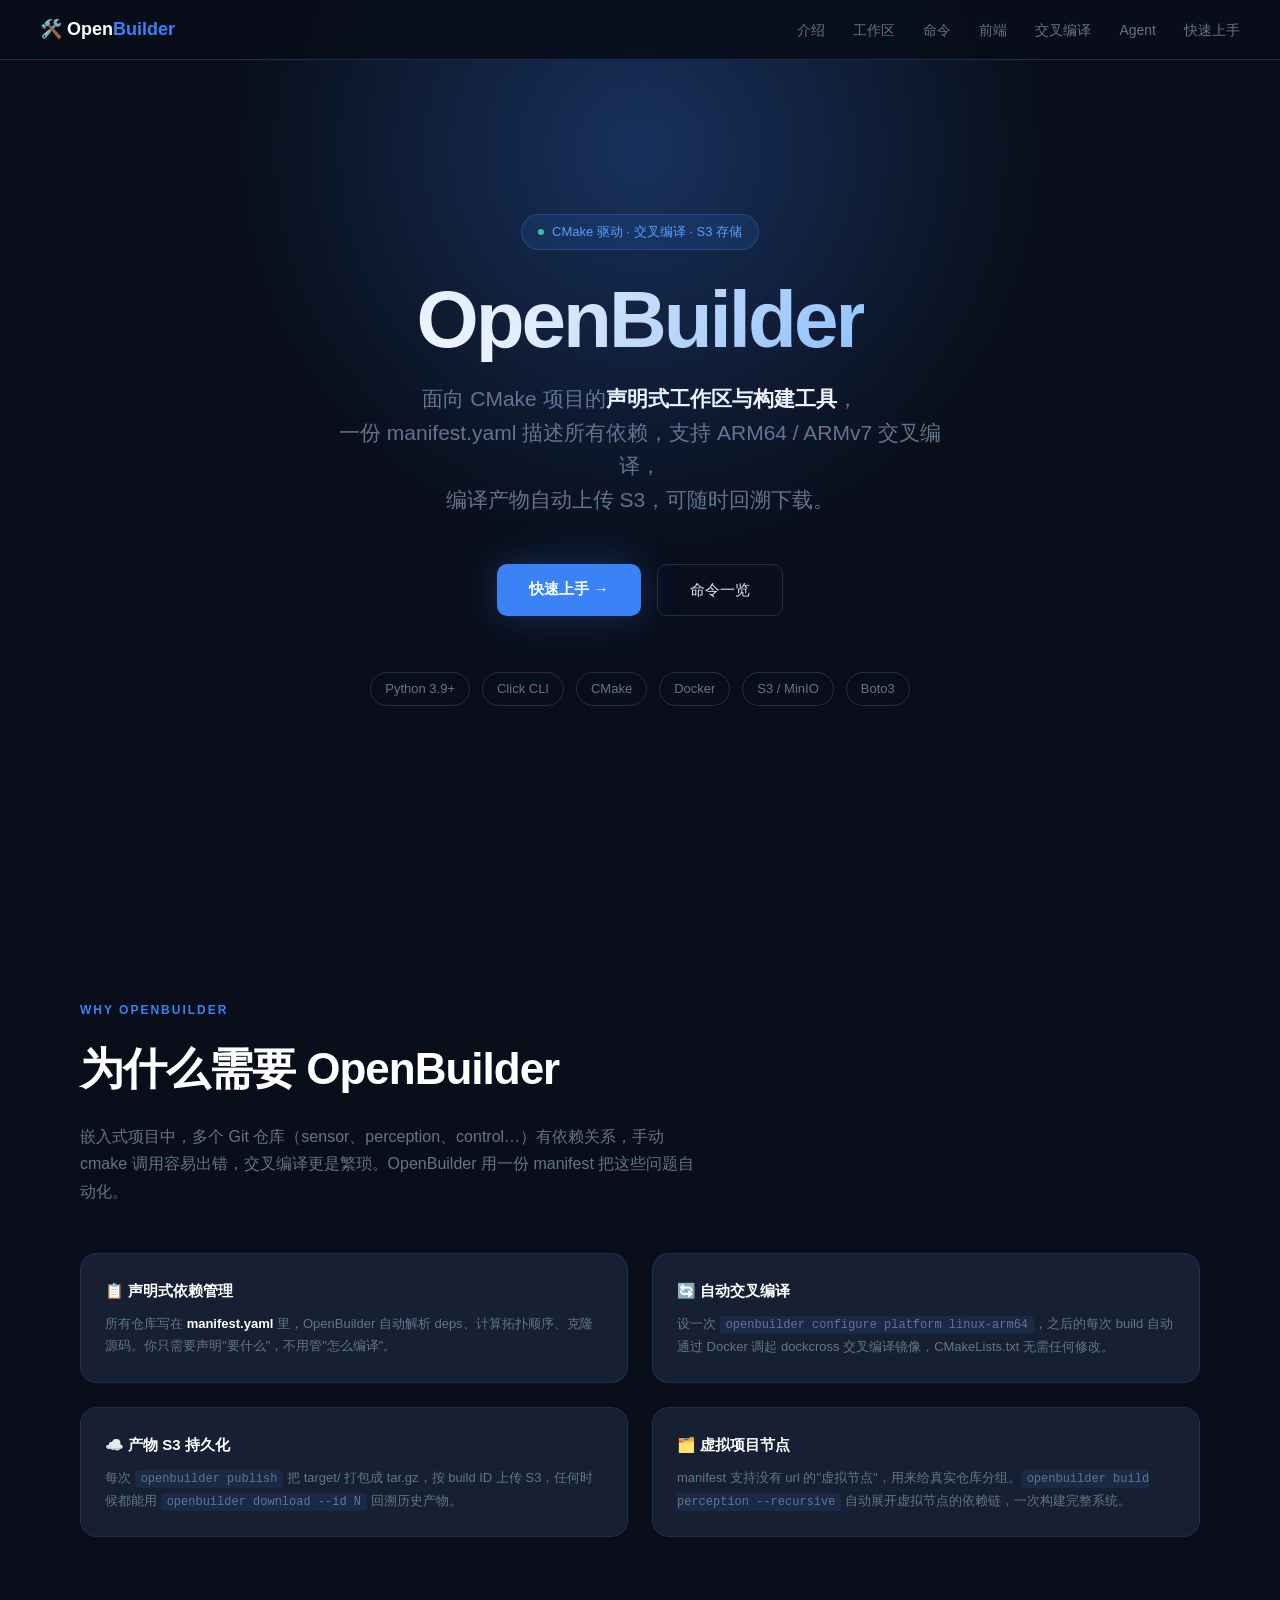
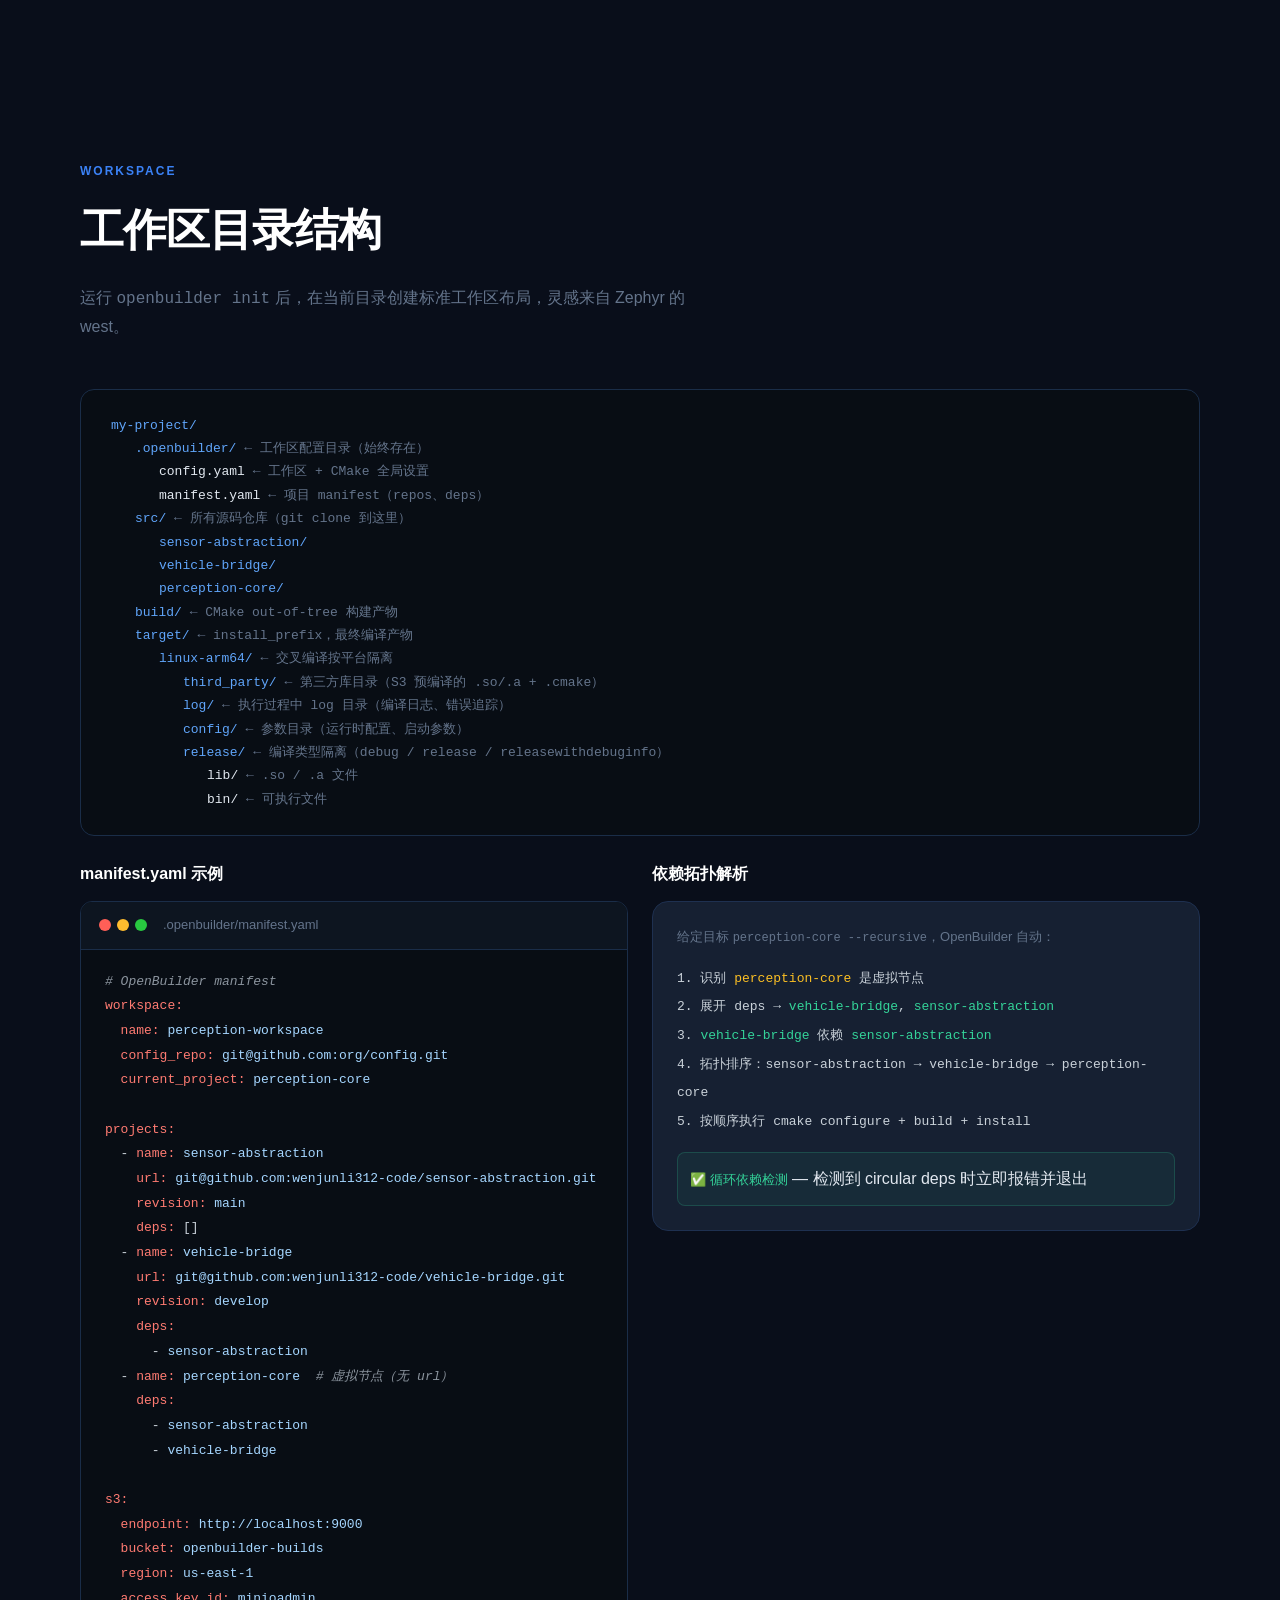
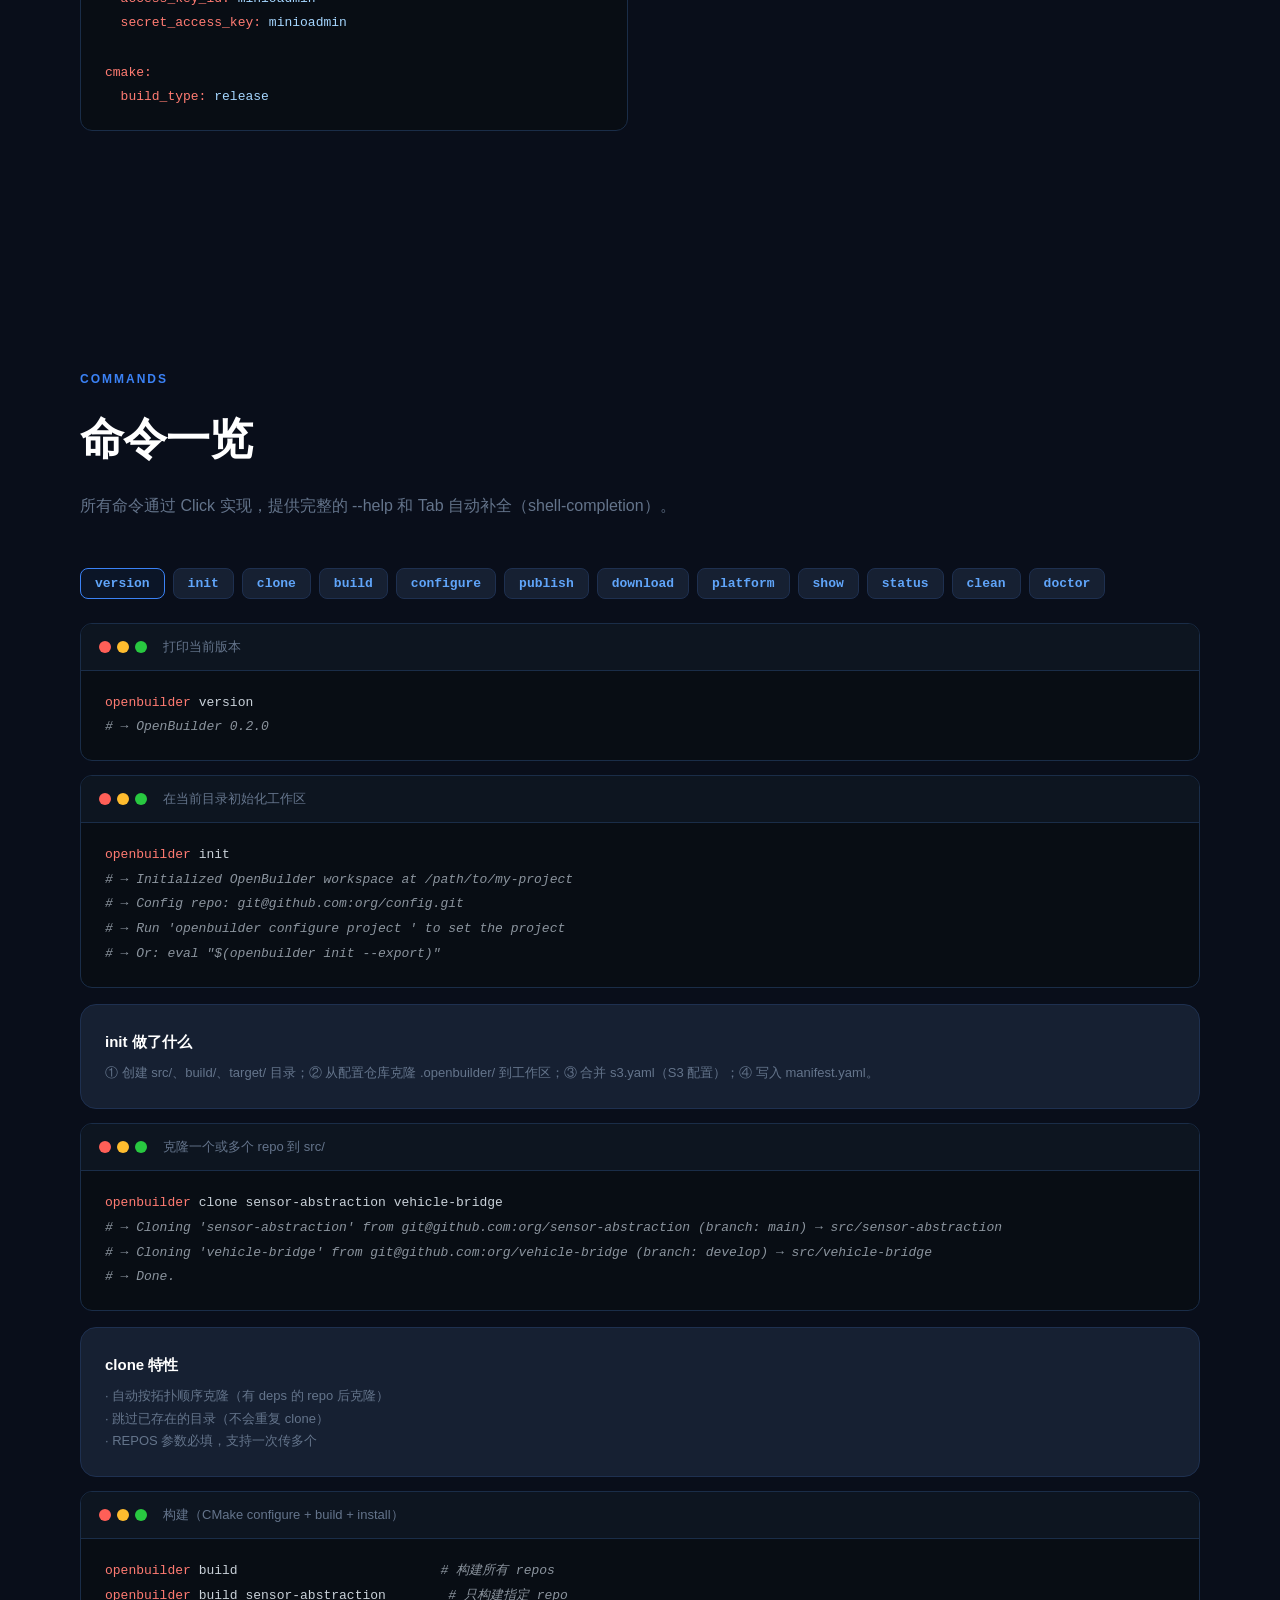
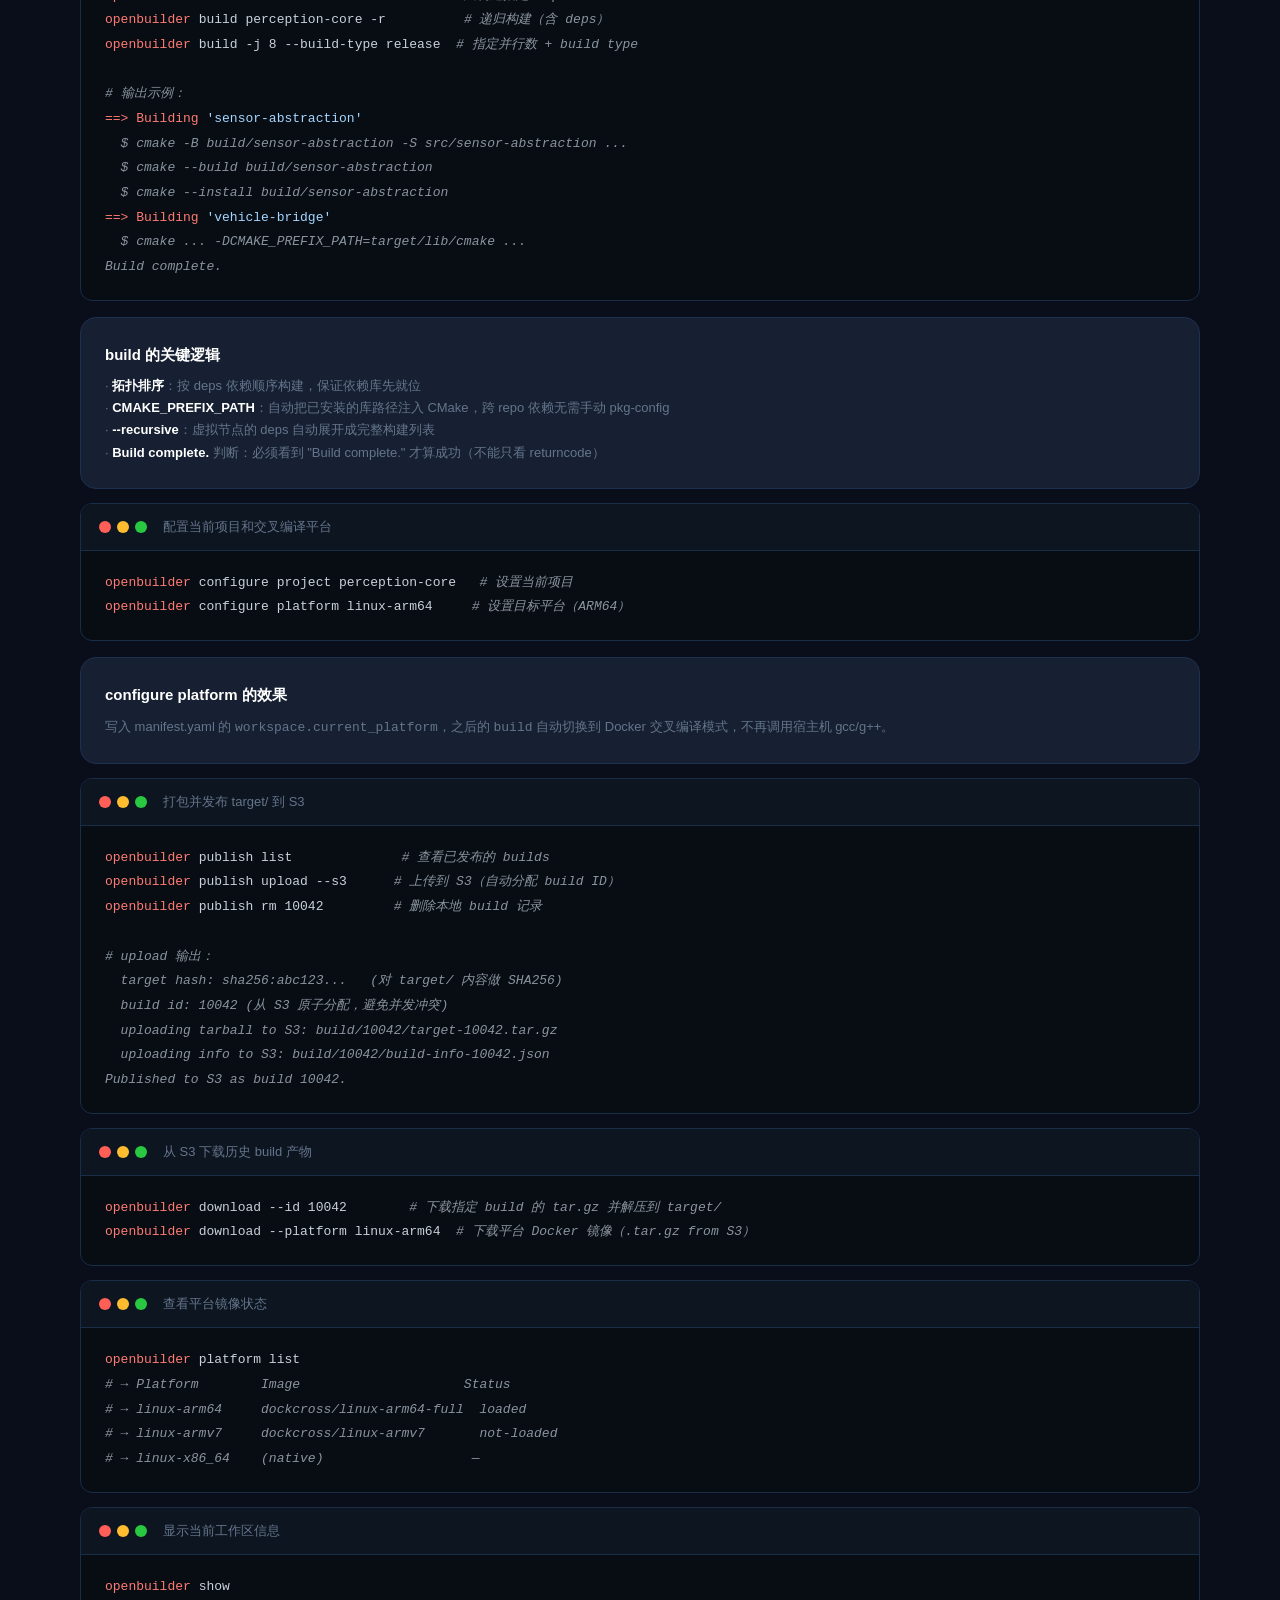
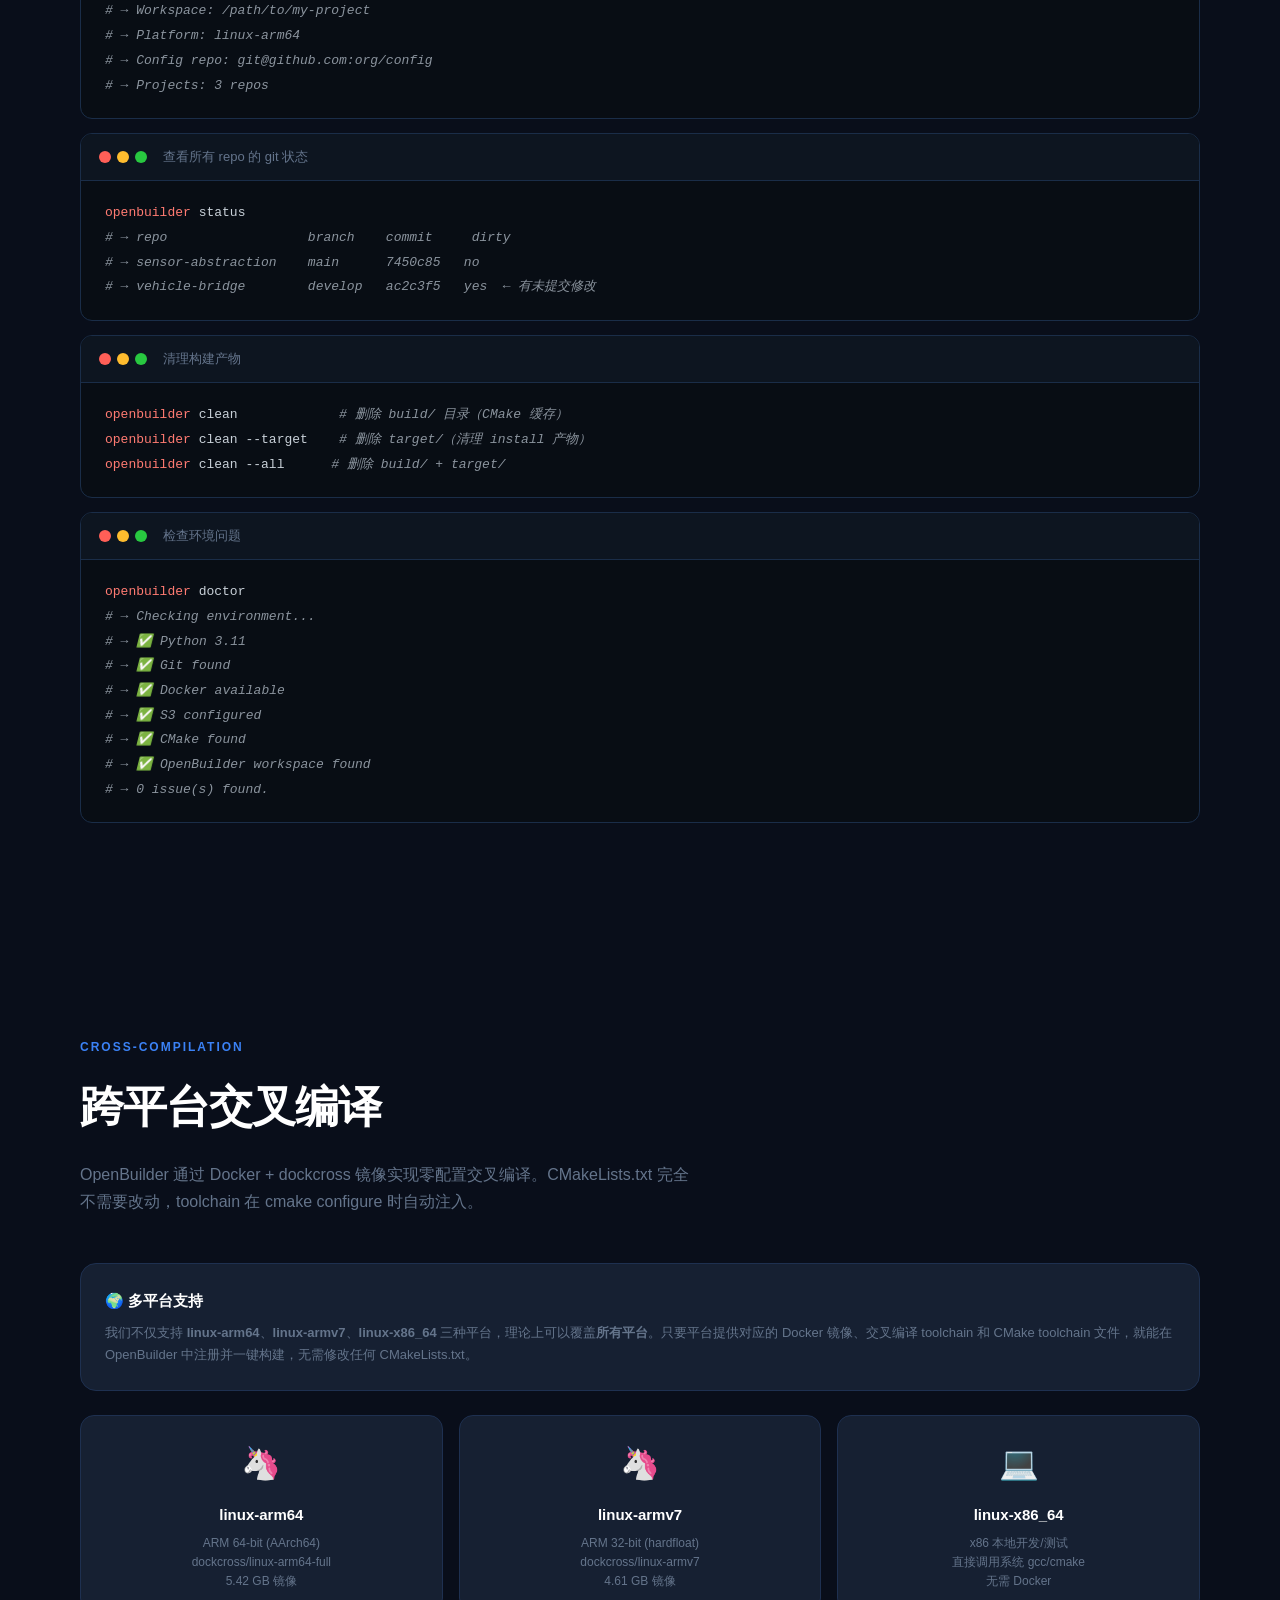
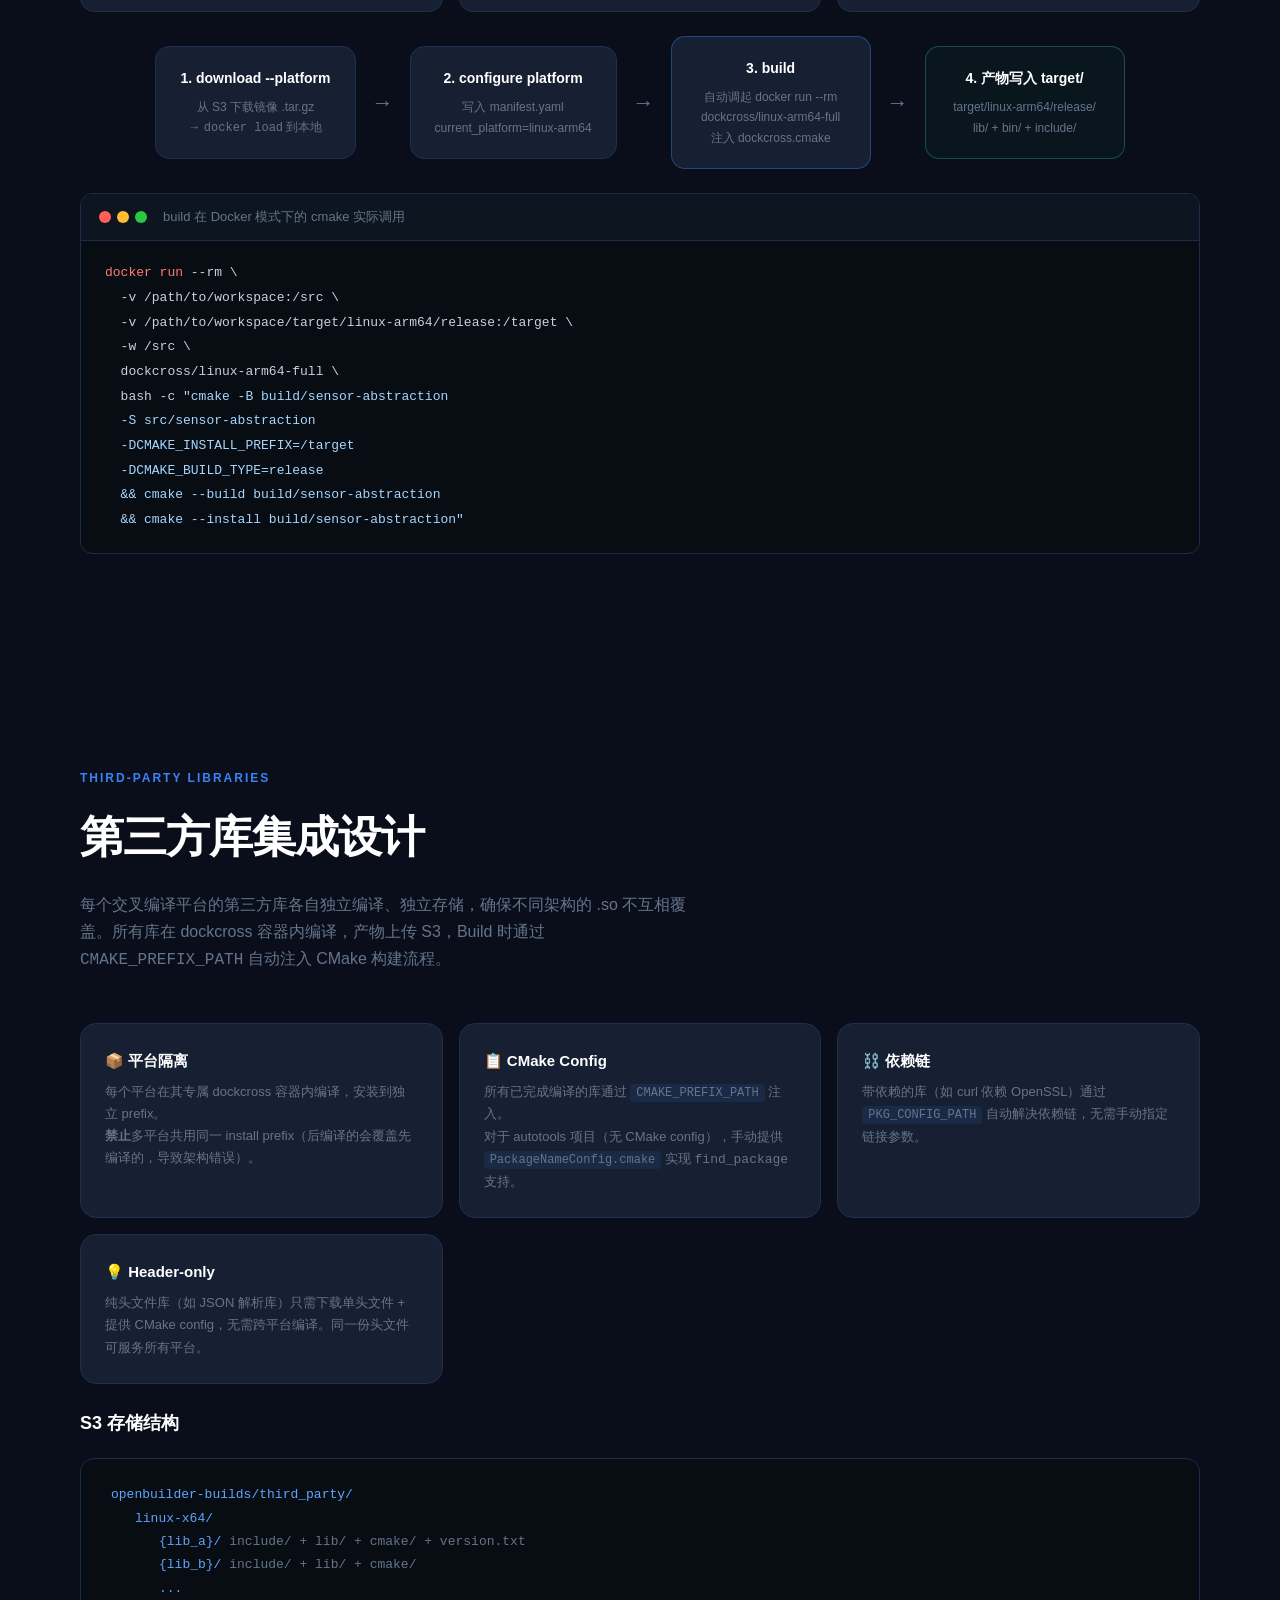
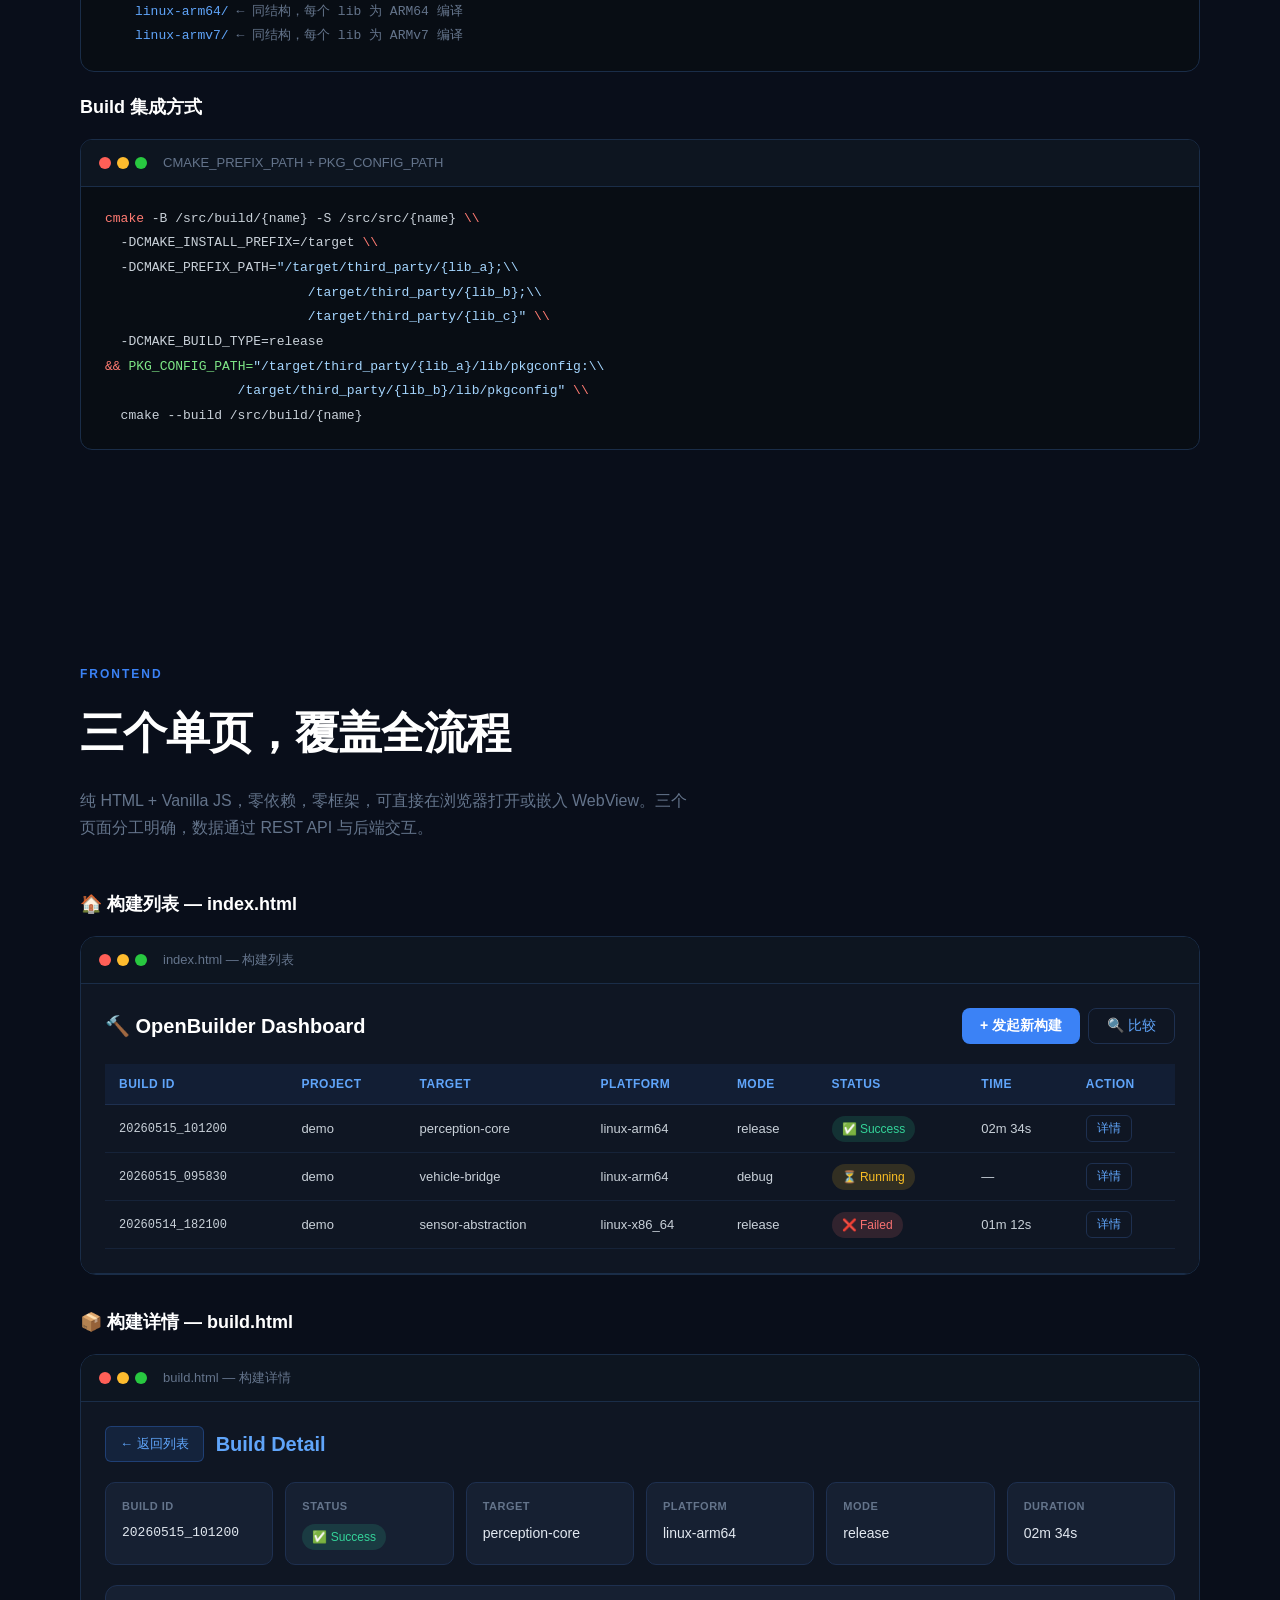
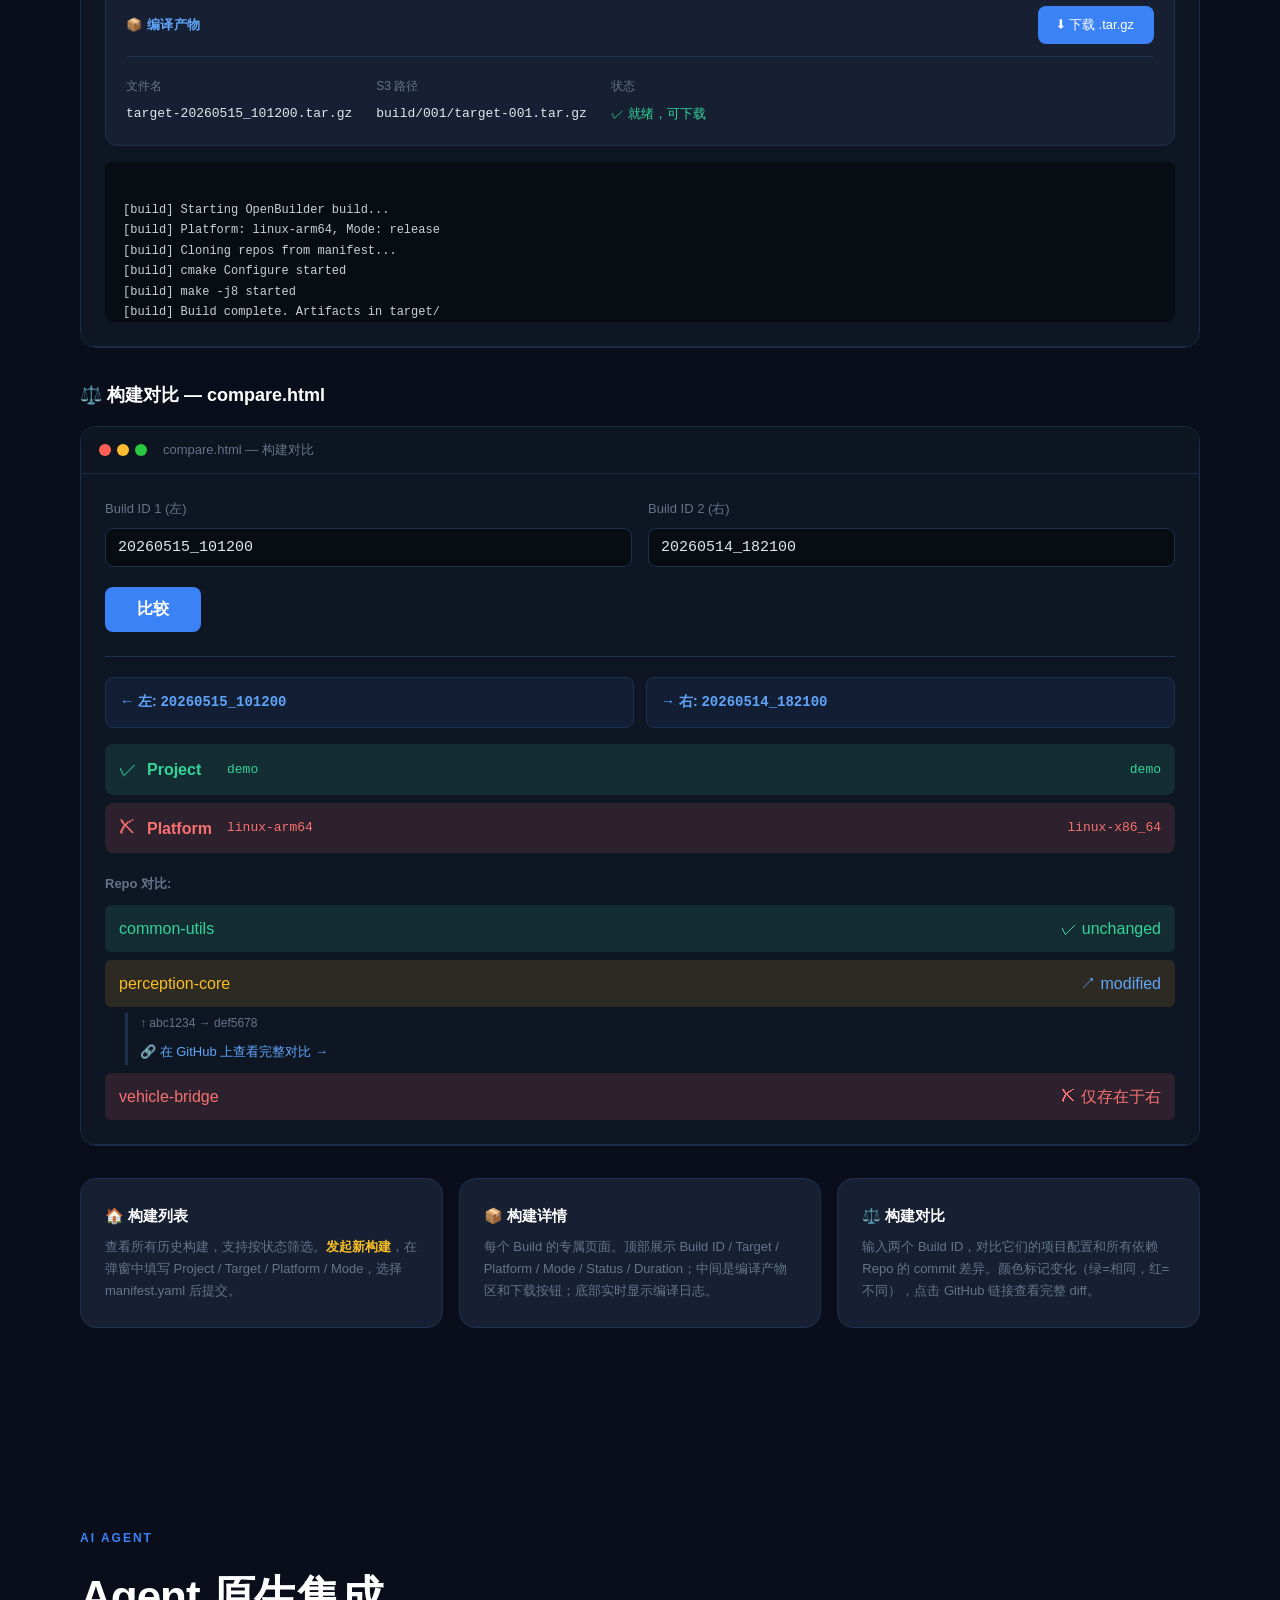
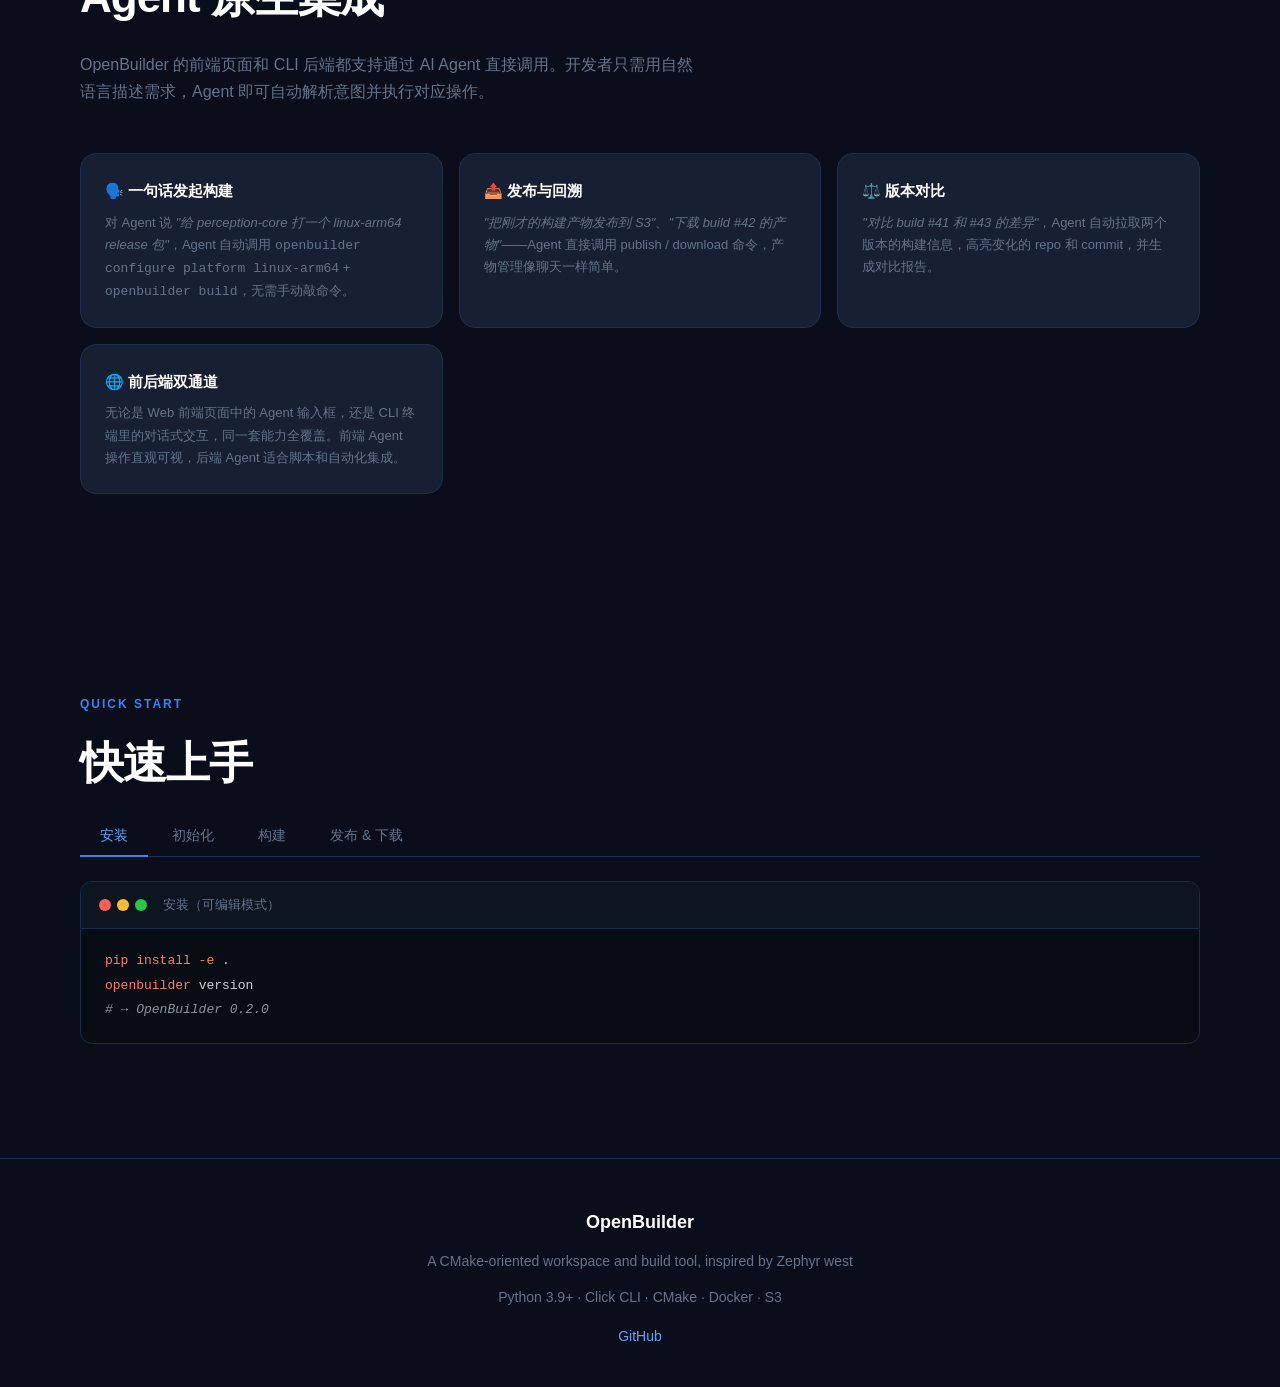
<file: PRODUCT.html>
<!DOCTYPE html>
<html lang="zh-CN">
<head>
<meta charset="UTF-8">
<meta name="viewport" content="width=device-width, initial-scale=1.0">
<title>OpenBuilder - CMake 工作区与构建工具</title>
<style>
  :root {
    --bg: #090e1a;
    --surface: #0f1623;
    --card: #162032;
    --border: #1e3050;
    --accent: #3b82f6;
    --accent2: #60a5fa;
    --accent-glow: rgba(59,130,246,0.3);
    --text: #e2e8f0;
    --muted: #64748b;
    --green: #34d399;
    --amber: #fbbf24;
    --red: #f87171;
    --purple: #c084fc;
    --code-bg: #080d14;
    --code-border: #1a2d48;
  }
  * { box-sizing: border-box; margin: 0; padding: 0; }

  body {
    font-family: 'Inter', -apple-system, BlinkMacSystemFont, 'Segoe UI', sans-serif;
    background: var(--bg);
    color: var(--text);
    line-height: 1.7;
    overflow-x: hidden;
  }

  /* NAV */
  nav {
    position: fixed;
    top: 0; left: 0; right: 0;
    z-index: 100;
    display: flex;
    align-items: center;
    justify-content: space-between;
    padding: 0 40px;
    height: 60px;
    background: rgba(9,14,26,0.9);
    backdrop-filter: blur(12px);
    border-bottom: 1px solid var(--border);
  }
  nav .logo { font-size: 18px; font-weight: 700; color: white; }
  nav .logo span { color: var(--accent); }
  nav .nav-links { display: flex; gap: 28px; list-style: none; }
  nav .nav-links a { color: var(--muted); text-decoration: none; font-size: 14px; transition: color 0.2s; }
  nav .nav-links a:hover { color: var(--text); }

  /* HERO */
  .hero {
    min-height: 100vh;
    display: flex;
    flex-direction: column;
    align-items: center;
    justify-content: center;
    text-align: center;
    padding: 100px 24px 80px;
    position: relative;
    overflow: hidden;
  }
  .hero::before {
    content: '';
    position: absolute;
    top: -300px; left: 50%;
    transform: translateX(-50%);
    width: 900px; height: 900px;
    background: radial-gradient(circle, var(--accent-glow) 0%, transparent 65%);
    pointer-events: none;
  }
  .hero-badge {
    display: inline-flex;
    align-items: center;
    gap: 8px;
    padding: 6px 16px;
    background: rgba(59,130,246,0.12);
    border: 1px solid rgba(59,130,246,0.3);
    border-radius: 100px;
    font-size: 13px;
    color: var(--accent2);
    margin-bottom: 28px;
  }
  .hero-badge .dot {
    width: 6px; height: 6px;
    background: var(--green);
    border-radius: 50%;
    animation: pulse 2s infinite;
  }
  @keyframes pulse { 0%,100%{opacity:1;} 50%{opacity:0.3;} }
  .hero h1 {
    font-size: clamp(40px, 8vw, 80px);
    font-weight: 800;
    letter-spacing: -3px;
    line-height: 1.05;
    margin-bottom: 20px;
    background: linear-gradient(135deg, #fff 30%, #93c5fd 100%);
    -webkit-background-clip: text;
    -webkit-text-fill-color: transparent;
  }
  .hero .subtitle {
    font-size: clamp(16px, 2.2vw, 21px);
    color: var(--muted);
    max-width: 620px;
    margin-bottom: 48px;
    line-height: 1.6;
  }
  .hero-actions { display: flex; gap: 16px; flex-wrap: wrap; justify-content: center; }
  .btn-primary {
    padding: 12px 32px;
    background: var(--accent);
    color: white;
    border: none;
    border-radius: 10px;
    font-size: 15px;
    font-weight: 600;
    cursor: pointer;
    text-decoration: none;
    transition: all 0.2s;
    box-shadow: 0 0 40px var(--accent-glow);
  }
  .btn-primary:hover { background: #2563eb; transform: translateY(-2px); }
  .btn-secondary {
    padding: 12px 32px;
    background: transparent;
    color: var(--text);
    border: 1px solid var(--border);
    border-radius: 10px;
    font-size: 15px;
    font-weight: 500;
    cursor: pointer;
    text-decoration: none;
    transition: all 0.2s;
  }
  .btn-secondary:hover { border-color: var(--accent); color: var(--accent2); }
  .hero-term {
    margin-top: 56px;
    display: flex;
    gap: 12px;
    flex-wrap: wrap;
    justify-content: center;
  }
  .term-chip {
    padding: 5px 14px;
    border: 1px solid var(--border);
    border-radius: 100px;
    font-size: 13px;
    color: var(--muted);
  }

  /* SECTIONS */
  section { padding: 100px 40px; max-width: 1200px; margin: 0 auto; }
  .section-tag {
    font-size: 12px;
    font-weight: 700;
    text-transform: uppercase;
    letter-spacing: 2px;
    color: var(--accent);
    margin-bottom: 12px;
  }
  .section-title {
    font-size: clamp(28px, 4vw, 44px);
    font-weight: 800;
    letter-spacing: -1px;
    margin-bottom: 16px;
    color: white;
  }
  .section-desc { font-size: 16px; color: var(--muted); max-width: 620px; margin-bottom: 48px; }

  /* WORKSPACE TREE */
  .ws-tree {
    font-family: 'SF Mono', 'Menlo', 'Consolas', monospace;
    font-size: 13px;
    line-height: 2;
    padding: 24px 30px;
    background: var(--code-bg);
    border: 1px solid var(--code-border);
    border-radius: 14px;
    color: #c9d1d9;
    margin: 20px 0;
  }
  .ws-tree .d { color: var(--accent2); }
  .ws-tree .f { color: #e2e8f0; }
  .ws-tree .c { color: var(--muted); }
  .ws-tree .h { color: var(--amber); }

  /* CODE BLOCK */
  .code-block {
    background: var(--code-bg);
    border: 1px solid var(--code-border);
    border-radius: 12px;
    overflow: hidden;
    margin: 14px 0;
  }
  .code-header {
    display: flex;
    align-items: center;
    gap: 8px;
    padding: 12px 18px;
    background: #0d1520;
    border-bottom: 1px solid var(--code-border);
    font-size: 13px;
  }
  .code-dots { display: flex; gap: 6px; }
  .code-dots span { width: 12px; height: 12px; border-radius: 50%; }
  .code-dots span:nth-child(1) { background: #ff5f57; }
  .code-dots span:nth-child(2) { background: #febc2e; }
  .code-dots span:nth-child(3) { background: #28c840; }
  .code-title { color: var(--muted); margin-left: 8px; }
  .code-body {
    padding: 20px 24px;
    font-family: 'SF Mono', 'Menlo', 'Consolas', monospace;
    font-size: 13px;
    line-height: 1.9;
    overflow-x: auto;
    color: #c9d1d9;
    white-space: pre;
  }
  .code-body .cm { color: #8b949e; font-style: italic; }
  .code-body .k { color: #ff7b72; }
  .code-body .s { color: #a5d6ff; }
  .code-body .v { color: #79c0ff; }
  .code-body .n { color: #7ee787; }
  .code-body .p { color: #ff7b72; }

  /* CARD GRID */
  .card-grid {
    display: grid;
    grid-template-columns: repeat(auto-fit, minmax(280px, 1fr));
    gap: 16px;
  }
  .card {
    background: var(--card);
    border: 1px solid var(--border);
    border-radius: 16px;
    padding: 24px;
    transition: all 0.25s;
  }
  .card:hover { border-color: rgba(59,130,246,0.4); transform: translateY(-2px); }
  .card h3 { font-size: 15px; font-weight: 700; margin-bottom: 8px; color: white; }
  .card p { font-size: 13px; color: var(--muted); line-height: 1.7; }

  /* COMMAND RIBBON */
  .cmd-ribbon {
    display: flex;
    flex-wrap: wrap;
    gap: 8px;
    margin: 24px 0;
  }
  .cmd-chip {
    display: flex;
    align-items: center;
    gap: 6px;
    padding: 7px 14px;
    background: var(--card);
    border: 1px solid var(--border);
    border-radius: 8px;
    font-size: 13px;
    font-family: monospace;
    color: var(--text);
    cursor: pointer;
    transition: all 0.2s;
  }
  .cmd-chip:hover, .cmd-chip.active { border-color: var(--accent); color: var(--accent2); background: rgba(59,130,246,0.06); }
  .cmd-chip .cmd-name { color: var(--accent2); font-weight: 600; }

  /* TABS */
  .tabs { display: flex; gap: 4px; margin-bottom: 24px; border-bottom: 1px solid var(--border); flex-wrap: wrap; }
  .tab-btn {
    padding: 10px 20px;
    background: none;
    border: none;
    border-bottom: 2px solid transparent;
    color: var(--muted);
    font-size: 14px;
    font-weight: 500;
    cursor: pointer;
    transition: all 0.2s;
    margin-bottom: -1px;
  }
  .tab-btn:hover { color: var(--text); }
  .tab-btn.active { color: var(--accent2); border-bottom-color: var(--accent); }
  .tab-panel { display: none; }
  .tab-panel.active { display: block; }

  /* FLOW */
  .flow {
    display: flex;
    align-items: center;
    justify-content: center;
    gap: 0;
    flex-wrap: wrap;
    margin: 32px 0;
  }
  .flow-step {
    background: var(--card);
    border: 1px solid var(--border);
    border-radius: 14px;
    padding: 18px 22px;
    text-align: center;
    min-width: 150px;
    flex: 1;
    transition: all 0.3s;
  }
  .flow-step:hover { border-color: rgba(59,130,246,0.5); transform: translateY(-2px); }
  .flow-step .step-num {
    font-size: 11px; font-weight: 700; color: var(--accent);
    text-transform: uppercase; letter-spacing: 1px; margin-bottom: 6px;
  }
  .flow-step .step-icon { font-size: 26px; margin-bottom: 8px; }
  .flow-step h4 { font-size: 14px; font-weight: 600; color: white; margin-bottom: 4px; }
  .flow-step p { font-size: 12px; color: var(--muted); }
  .flow-arrow { font-size: 22px; color: var(--border); padding: 0 2px; flex-shrink: 0; }

  /* PLATFORM CARDS */
  .plat-grid {
    display: grid;
    grid-template-columns: repeat(auto-fit, minmax(220px, 1fr));
    gap: 16px;
    margin: 24px 0;
  }
  .plat-card {
    background: var(--card);
    border: 1px solid var(--border);
    border-radius: 14px;
    padding: 20px;
    text-align: center;
    transition: all 0.25s;
  }
  .plat-card:hover { border-color: rgba(59,130,246,0.4); }
  .plat-card .plat-icon { font-size: 32px; margin-bottom: 12px; }
  .plat-card h4 { font-size: 15px; font-weight: 700; color: white; margin-bottom: 6px; }
  .plat-card p { font-size: 12px; color: var(--muted); line-height: 1.6; }

  /* FEATURE ROW */
  .feat-row {
    display: grid;
    grid-template-columns: 1fr 1fr;
    gap: 24px;
    margin: 24px 0;
  }
  @media (max-width: 800px) { .feat-row { grid-template-columns: 1fr; } }
  .feat-row .card { height: 100%; }

  /* DOCKER VISUAL */
  .docker-flow {
    display: flex;
    align-items: center;
    justify-content: center;
    gap: 16px;
    flex-wrap: wrap;
    margin: 24px 0;
  }
  .docker-box {
    background: var(--card);
    border: 1px solid var(--border);
    border-radius: 14px;
    padding: 20px 24px;
    min-width: 200px;
    text-align: center;
  }
  .docker-box.accent { border-color: rgba(59,130,246,0.4); }
  .docker-box.green { border-color: rgba(52,211,153,0.3); background: rgba(52,211,153,0.04); }
  .docker-box h4 { font-size: 14px; font-weight: 600; color: white; margin-bottom: 6px; }
  .docker-box p { font-size: 12px; color: var(--muted); }

  /* MANIFEST HIGHLIGHT */
  .manifest-demo {
    display: grid;
    grid-template-columns: 1fr 1fr;
    gap: 24px;
    margin: 24px 0;
  }
  @media (max-width: 800px) { .manifest-demo { grid-template-columns: 1fr; } }

  /* REVEAL */
  .reveal { opacity: 0; transform: translateY(20px); transition: all 0.6s ease; }
  .reveal.visible { opacity: 1; transform: translateY(0); }

  /* FOOTER */
  footer {
    border-top: 1px solid var(--border);
    padding: 48px 40px;
    text-align: center;
    color: var(--muted);
    font-size: 14px;
  }
  footer a { color: var(--accent2); text-decoration: none; }
  footer a:hover { text-decoration: underline; }

  @media (max-width: 768px) {
    section { padding: 60px 20px; }
    nav { padding: 0 20px; }
    .flow-arrow { display: none; }
    .flow-step { min-width: 130px; }
  }
</style>
</head>
<body>

<nav>
  <div class="logo">🛠️ Open<span>Builder</span></div>
  <ul class="nav-links">
    <li><a href="#intro">介绍</a></li>
    <li><a href="#workspace">工作区</a></li>
    <li><a href="#commands">命令</a></li>
    <li><a href="#frontend">前端</a></li>
 <li><a href="#cross-compile">交叉编译</a></li>
    <li><a href="#agent">Agent</a></li>
    <li><a href="#quickstart">快速上手</a></li>
  </ul>
</nav>

<!-- HERO -->
<div class="hero">
  <div class="hero-badge">
    <span class="dot"></span>
    CMake 驱动 · 交叉编译 · S3 存储
  </div>
  <h1>OpenBuilder</h1>
  <p class="subtitle">
    面向 CMake 项目的<strong style="color:white;">声明式工作区与构建工具</strong>，<br>
    一份 manifest.yaml 描述所有依赖，支持 ARM64 / ARMv7 交叉编译，<br>
    编译产物自动上传 S3，可随时回溯下载。
  </p>
  <div class="hero-actions">
    <a href="#quickstart" class="btn-primary">快速上手 →</a>
    <a href="#commands" class="btn-secondary">命令一览</a>
  </div>
  <div class="hero-term">
    <span class="term-chip">Python 3.9+</span>
    <span class="term-chip">Click CLI</span>
    <span class="term-chip">CMake</span>
    <span class="term-chip">Docker</span>
    <span class="term-chip">S3 / MinIO</span>
    <span class="term-chip">Boto3</span>
  </div>
</div>

<!-- INTRO -->
<section id="intro">
  <div class="section-tag">Why OpenBuilder</div>
  <h2 class="section-title">为什么需要 OpenBuilder</h2>
  <p class="section-desc">嵌入式项目中，多个 Git 仓库（sensor、perception、control…）有依赖关系，手动 cmake 调用容易出错，交叉编译更是繁琐。OpenBuilder 用一份 manifest 把这些问题自动化。</p>

  <div class="feat-row">
    <div class="card">
      <h3>📋 声明式依赖管理</h3>
      <p style="margin-top:10px;">所有仓库写在 <strong style="color:white;">manifest.yaml</strong> 里，OpenBuilder 自动解析 deps、计算拓扑顺序、克隆源码。你只需要声明"要什么"，不用管"怎么编译"。</p>
    </div>
    <div class="card">
      <h3>🔄 自动交叉编译</h3>
      <p style="margin-top:10px;">设一次 <code style="font-size:12px;background:rgba(59,130,246,0.1);padding:2px 6px;border-radius:4px;">openbuilder configure platform linux-arm64</code>，之后的每次 build 自动通过 Docker 调起 dockcross 交叉编译镜像，CMakeLists.txt 无需任何修改。</p>
    </div>
    <div class="card">
      <h3>☁️ 产物 S3 持久化</h3>
      <p style="margin-top:10px;">每次 <code style="font-size:12px;background:rgba(59,130,246,0.1);padding:2px 6px;border-radius:4px;">openbuilder publish</code> 把 target/ 打包成 tar.gz，按 build ID 上传 S3，任何时候都能用 <code style="font-size:12px;background:rgba(59,130,246,0.1);padding:2px 6px;border-radius:4px;">openbuilder download --id N</code> 回溯历史产物。</p>
    </div>
    <div class="card">
      <h3>🗂️ 虚拟项目节点</h3>
      <p style="margin-top:10px;">manifest 支持没有 url 的"虚拟节点"，用来给真实仓库分组。<code style="font-size:12px;background:rgba(59,130,246,0.1);padding:2px 6px;border-radius:4px;">openbuilder build perception --recursive</code> 自动展开虚拟节点的依赖链，一次构建完整系统。</p>
    </div>
  </div>
</section>

<!-- WORKSPACE -->
<section id="workspace">
  <div class="section-tag">Workspace</div>
  <h2 class="section-title">工作区目录结构</h2>
  <p class="section-desc">运行 <code>openbuilder init</code> 后，在当前目录创建标准工作区布局，灵感来自 Zephyr 的 west。</p>

  <div class="ws-tree" style="line-height:1.8;">
<div><span class="d">my-project/</span></div>
<div style="padding-left:24px;"><span class="d">.openbuilder/</span> <span class="c">← 工作区配置目录（始终存在）</span></div>
<div style="padding-left:48px;"><span class="f">config.yaml</span> <span class="c">← 工作区 + CMake 全局设置</span></div>
<div style="padding-left:48px;"><span class="f">manifest.yaml</span> <span class="c">← 项目 manifest（repos、deps）</span></div>
<div style="padding-left:24px;"><span class="d">src/</span> <span class="c">← 所有源码仓库（git clone 到这里）</span></div>
<div style="padding-left:48px;"><span class="d">sensor-abstraction/</span></div>
<div style="padding-left:48px;"><span class="d">vehicle-bridge/</span></div>
<div style="padding-left:48px;"><span class="d">perception-core/</span></div>
<div style="padding-left:24px;"><span class="d">build/</span> <span class="c">← CMake out-of-tree 构建产物</span></div>
<div style="padding-left:24px;"><span class="d">target/</span> <span class="c">← install_prefix，最终编译产物</span></div>
<div style="padding-left:48px;"><span class="d">linux-arm64/</span> <span class="c">← 交叉编译按平台隔离</span></div>
<div style="padding-left:72px;"><span class="d">third_party/</span> <span class="c">← 第三方库目录（S3 预编译的 .so/.a + .cmake）</span></div>
<div style="padding-left:72px;"><span class="d">log/</span> <span class="c">← 执行过程中 log 目录（编译日志、错误追踪）</span></div>
<div style="padding-left:72px;"><span class="d">config/</span> <span class="c">← 参数目录（运行时配置、启动参数）</span></div>
<div style="padding-left:72px;"><span class="d">release/</span> <span class="c">← 编译类型隔离（debug / release / releasewithdebuginfo）</span></div>
<div style="padding-left:96px;"><span class="f">lib/</span> <span class="c">← .so / .a 文件</span></div>
<div style="padding-left:96px;"><span class="f">bin/</span> <span class="c">← 可执行文件</span></div>
</div>

  <div class="manifest-demo">
    <div>
      <h3 style="font-size:16px;font-weight:700;color:white;margin-bottom:14px;">manifest.yaml 示例</h3>
      <div class="code-block">
        <div class="code-header">
          <div class="code-dots"><span></span><span></span><span></span></div>
          <span class="code-title">.openbuilder/manifest.yaml</span>
        </div>
        <div class="code-body"><span class="cm"># OpenBuilder manifest</span>
<span class="k">workspace:</span>
  <span class="k">name:</span> <span class="s">perception-workspace</span>
  <span class="k">config_repo:</span> <span class="s">git@github.com:org/config.git</span>
  <span class="k">current_project:</span> <span class="s">perception-core</span>

<span class="k">projects:</span>
  - <span class="k">name:</span> <span class="s">sensor-abstraction</span>
    <span class="k">url:</span> <span class="s">git@github.com:wenjunli312-code/sensor-abstraction.git</span>
    <span class="k">revision:</span> <span class="s">main</span>
    <span class="k">deps:</span> []
  - <span class="k">name:</span> <span class="s">vehicle-bridge</span>
    <span class="k">url:</span> <span class="s">git@github.com:wenjunli312-code/vehicle-bridge.git</span>
    <span class="k">revision:</span> <span class="s">develop</span>
    <span class="k">deps:</span>
      - <span class="s">sensor-abstraction</span>
  - <span class="k">name:</span> <span class="s">perception-core</span>  <span class="cm"># 虚拟节点（无 url）</span>
    <span class="k">deps:</span>
      - <span class="s">sensor-abstraction</span>
      - <span class="s">vehicle-bridge</span>

<span class="k">s3:</span>
  <span class="k">endpoint:</span> <span class="s">http://localhost:9000</span>
  <span class="k">bucket:</span> <span class="s">openbuilder-builds</span>
  <span class="k">region:</span> <span class="s">us-east-1</span>
  <span class="k">access_key_id:</span> <span class="s">minioadmin</span>
  <span class="k">secret_access_key:</span> <span class="s">minioadmin</span>

<span class="k">cmake:</span>
  <span class="k">build_type:</span> <span class="s">release</span></div>
      </div>
    </div>
    <div>
      <h3 style="font-size:16px;font-weight:700;color:white;margin-bottom:14px;">依赖拓扑解析</h3>
      <div class="card" style="height:auto;">
        <p style="margin-bottom:16px;color:var(--muted);font-size:13px;">
          给定目标 <code style="font-size:12px;">perception-core --recursive</code>，OpenBuilder 自动：
        </p>
        <div style="font-size:13px;line-height:2.2;color:#c9d1d9;font-family:monospace;">
          1. 识别 <span style="color:var(--amber);">perception-core</span> 是虚拟节点<br>
          2. 展开 deps → <span style="color:var(--green);">vehicle-bridge</span>, <span style="color:var(--green);">sensor-abstraction</span><br>
          3. <span style="color:var(--green);">vehicle-bridge</span> 依赖 <span style="color:var(--green);">sensor-abstraction</span><br>
          4. 拓扑排序：sensor-abstraction → vehicle-bridge → perception-core<br>
          5. 按顺序执行 cmake configure + build + install<br>
        </div>
        <div style="margin-top:16px;padding:12px;background:rgba(52,211,153,0.06);border:1px solid rgba(52,211,153,0.2);border-radius:8px;">
          <span style="font-size:13px;color:var(--green);">✅ 循环依赖检测</span> — 检测到 circular deps 时立即报错并退出
        </div>
      </div>
    </div>
  </div>
</section>

<!-- COMMANDS -->
<section id="commands">
  <div class="section-tag">Commands</div>
  <h2 class="section-title">命令一览</h2>
  <p class="section-desc">所有命令通过 Click 实现，提供完整的 --help 和 Tab 自动补全（shell-completion）。</p>

  <div class="cmd-ribbon">
    <button class="cmd-chip active" onclick="switchCmd(this, 'cmd-version')"><span class="cmd-name">version</span></button>
    <button class="cmd-chip" onclick="switchCmd(this, 'cmd-init')"><span class="cmd-name">init</span></button>
    <button class="cmd-chip" onclick="switchCmd(this, 'cmd-clone')"><span class="cmd-name">clone</span></button>
    <button class="cmd-chip" onclick="switchCmd(this, 'cmd-build')"><span class="cmd-name">build</span></button>
    <button class="cmd-chip" onclick="switchCmd(this, 'cmd-configure')"><span class="cmd-name">configure</span></button>
    <button class="cmd-chip" onclick="switchCmd(this, 'cmd-publish')"><span class="cmd-name">publish</span></button>
    <button class="cmd-chip" onclick="switchCmd(this, 'cmd-download')"><span class="cmd-name">download</span></button>
    <button class="cmd-chip" onclick="switchCmd(this, 'cmd-platform')"><span class="cmd-name">platform</span></button>
    <button class="cmd-chip" onclick="switchCmd(this, 'cmd-show')"><span class="cmd-name">show</span></button>
    <button class="cmd-chip" onclick="switchCmd(this, 'cmd-status')"><span class="cmd-name">status</span></button>
    <button class="cmd-chip" onclick="switchCmd(this, 'cmd-clean')"><span class="cmd-name">clean</span></button>
    <button class="cmd-chip" onclick="switchCmd(this, 'cmd-doctor')"><span class="cmd-name">doctor</span></button>
  </div>

  <div id="cmd-version" class="cmd-panel active">
    <div class="code-block">
      <div class="code-header"><div class="code-dots"><span></span><span></span><span></span></div><span class="code-title">打印当前版本</span></div>
      <div class="code-body"><span class="k">openbuilder</span> version
<span class="cm"># → OpenBuilder 0.2.0</span></div>
    </div>
  </div>

  <div id="cmd-init" class="cmd-panel">
    <div class="code-block">
      <div class="code-header"><div class="code-dots"><span></span><span></span><span></span></div><span class="code-title">在当前目录初始化工作区</span></div>
      <div class="code-body"><span class="k">openbuilder</span> init
<span class="cm"># → Initialized OpenBuilder workspace at /path/to/my-project</span>
<span class="cm"># → Config repo: git@github.com:org/config.git</span>
<span class="cm"># → Run 'openbuilder configure project <name>' to set the project</span>
<span class="cm"># → Or: eval "$(openbuilder init --export)"</span></div>
    </div>
    <div class="card" style="margin-top:16px;">
      <h3>init 做了什么</h3>
      <p>① 创建 src/、build/、target/ 目录；② 从配置仓库克隆 .openbuilder/ 到工作区；③ 合并 s3.yaml（S3 配置）；④ 写入 manifest.yaml。</p>
    </div>
  </div>

  <div id="cmd-clone" class="cmd-panel">
    <div class="code-block">
      <div class="code-header"><div class="code-dots"><span></span><span></span><span></span></div><span class="code-title">克隆一个或多个 repo 到 src/</span></div>
      <div class="code-body"><span class="k">openbuilder</span> clone sensor-abstraction vehicle-bridge
<span class="cm"># → Cloning 'sensor-abstraction' from git@github.com:org/sensor-abstraction (branch: main) → src/sensor-abstraction</span>
<span class="cm"># → Cloning 'vehicle-bridge' from git@github.com:org/vehicle-bridge (branch: develop) → src/vehicle-bridge</span>
<span class="cm"># → Done.</span></div>
    </div>
    <div class="card" style="margin-top:16px;">
      <h3>clone 特性</h3>
      <p>· 自动按拓扑顺序克隆（有 deps 的 repo 后克隆）<br>· 跳过已存在的目录（不会重复 clone）<br>· REPOS 参数必填，支持一次传多个</p>
    </div>
  </div>

  <div id="cmd-build" class="cmd-panel">
    <div class="code-block">
      <div class="code-header"><div class="code-dots"><span></span><span></span><span></span></div><span class="code-title">构建（CMake configure + build + install）</span></div>
      <div class="code-body"><span class="k">openbuilder</span> build                          <span class="cm"># 构建所有 repos</span>
<span class="k">openbuilder</span> build sensor-abstraction        <span class="cm"># 只构建指定 repo</span>
<span class="k">openbuilder</span> build perception-core -r          <span class="cm"># 递归构建（含 deps）</span>
<span class="k">openbuilder</span> build -j 8 --build-type release  <span class="cm"># 指定并行数 + build type</span>

<span class="cm"># 输出示例：</span>
<span class="k">==> Building</span> <span class="s">'sensor-abstraction'</span>
<span class="cm">  $ cmake -B build/sensor-abstraction -S src/sensor-abstraction ...</span>
<span class="cm">  $ cmake --build build/sensor-abstraction</span>
<span class="cm">  $ cmake --install build/sensor-abstraction</span>
<span class="k">==> Building</span> <span class="s">'vehicle-bridge'</span>
<span class="cm">  $ cmake ... -DCMAKE_PREFIX_PATH=target/lib/cmake ...</span>
<span class="cm">Build complete.</span></div>
    </div>
    <div class="card" style="margin-top:16px;">
      <h3>build 的关键逻辑</h3>
      <p>· <strong style="color:white;">拓扑排序</strong>：按 deps 依赖顺序构建，保证依赖库先就位<br>· <strong style="color:white;">CMAKE_PREFIX_PATH</strong>：自动把已安装的库路径注入 CMake，跨 repo 依赖无需手动 pkg-config<br>· <strong style="color:white;">--recursive</strong>：虚拟节点的 deps 自动展开成完整构建列表<br>· <strong style="color:white;">Build complete.</strong> 判断：必须看到 "Build complete." 才算成功（不能只看 returncode）</p>
    </div>
  </div>

  <div id="cmd-configure" class="cmd-panel">
    <div class="code-block">
      <div class="code-header"><div class="code-dots"><span></span><span></span><span></span></div><span class="code-title">配置当前项目和交叉编译平台</span></div>
      <div class="code-body"><span class="k">openbuilder</span> configure project perception-core   <span class="cm"># 设置当前项目</span>
<span class="k">openbuilder</span> configure platform linux-arm64     <span class="cm"># 设置目标平台（ARM64）</span></div>
    </div>
    <div class="card" style="margin-top:16px;">
      <h3>configure platform 的效果</h3>
      <p>写入 manifest.yaml 的 <code>workspace.current_platform</code>，之后的 <code>build</code> 自动切换到 Docker 交叉编译模式，不再调用宿主机 gcc/g++。</p>
    </div>
  </div>

  <div id="cmd-publish" class="cmd-panel">
    <div class="code-block">
      <div class="code-header"><div class="code-dots"><span></span><span></span><span></span></div><span class="code-title">打包并发布 target/ 到 S3</span></div>
      <div class="code-body"><span class="k">openbuilder</span> publish list              <span class="cm"># 查看已发布的 builds</span>
<span class="k">openbuilder</span> publish upload --s3      <span class="cm"># 上传到 S3（自动分配 build ID）</span>
<span class="k">openbuilder</span> publish rm 10042         <span class="cm"># 删除本地 build 记录</span>

<span class="cm"># upload 输出：</span>
<span class="cm">  target hash: sha256:abc123...   (对 target/ 内容做 SHA256)</span>
<span class="cm">  build id: 10042 (从 S3 原子分配，避免并发冲突)</span>
<span class="cm">  uploading tarball to S3: build/10042/target-10042.tar.gz</span>
<span class="cm">  uploading info to S3: build/10042/build-info-10042.json</span>
<span class="cm">Published to S3 as build 10042.</span></div>
    </div>
  </div>

  <div id="cmd-download" class="cmd-panel">
    <div class="code-block">
      <div class="code-header"><div class="code-dots"><span></span><span></span><span></span></div><span class="code-title">从 S3 下载历史 build 产物</span></div>
      <div class="code-body"><span class="k">openbuilder</span> download --id 10042        <span class="cm"># 下载指定 build 的 tar.gz 并解压到 target/</span>
<span class="k">openbuilder</span> download --platform linux-arm64  <span class="cm"># 下载平台 Docker 镜像（.tar.gz from S3）</span></div>
    </div>
  </div>

  <div id="cmd-platform" class="cmd-panel">
    <div class="code-block">
      <div class="code-header"><div class="code-dots"><span></span><span></span><span></span></div><span class="code-title">查看平台镜像状态</span></div>
      <div class="code-body"><span class="k">openbuilder</span> platform list
<span class="cm"># → Platform        Image                     Status</span>
<span class="cm"># → linux-arm64     dockcross/linux-arm64-full  loaded</span>
<span class="cm"># → linux-armv7     dockcross/linux-armv7       not-loaded</span>
<span class="cm"># → linux-x86_64    (native)                   —</span></div>
    </div>
  </div>

  <div id="cmd-show" class="cmd-panel">
    <div class="code-block">
      <div class="code-header"><div class="code-dots"><span></span><span></span><span></span></div><span class="code-title">显示当前工作区信息</span></div>
      <div class="code-body"><span class="k">openbuilder</span> show
<span class="cm"># → Workspace: /path/to/my-project</span>
<span class="cm"># → Platform: linux-arm64</span>
<span class="cm"># → Config repo: git@github.com:org/config</span>
<span class="cm"># → Projects: 3 repos</span></div>
    </div>
  </div>

  <div id="cmd-status" class="cmd-panel">
    <div class="code-block">
      <div class="code-header"><div class="code-dots"><span></span><span></span><span></span></div><span class="code-title">查看所有 repo 的 git 状态</span></div>
      <div class="code-body"><span class="k">openbuilder</span> status
<span class="cm"># → repo                  branch    commit     dirty</span>
<span class="cm"># → sensor-abstraction    main      7450c85   no</span>
<span class="cm"># → vehicle-bridge        develop   ac2c3f5   yes  ← 有未提交修改</span></div>
    </div>
  </div>

  <div id="cmd-clean" class="cmd-panel">
    <div class="code-block">
      <div class="code-header"><div class="code-dots"><span></span><span></span><span></span></div><span class="code-title">清理构建产物</span></div>
      <div class="code-body"><span class="k">openbuilder</span> clean             <span class="cm"># 删除 build/ 目录（CMake 缓存）</span>
<span class="k">openbuilder</span> clean --target    <span class="cm"># 删除 target/（清理 install 产物）</span>
<span class="k">openbuilder</span> clean --all      <span class="cm"># 删除 build/ + target/</span></div>
    </div>
  </div>

  <div id="cmd-doctor" class="cmd-panel">
    <div class="code-block">
      <div class="code-header"><div class="code-dots"><span></span><span></span><span></span></div><span class="code-title">检查环境问题</span></div>
      <div class="code-body"><span class="k">openbuilder</span> doctor
<span class="cm"># → Checking environment...</span>
<span class="cm"># → ✅ Python 3.11</span>
<span class="cm"># → ✅ Git found</span>
<span class="cm"># → ✅ Docker available</span>
<span class="cm"># → ✅ S3 configured</span>
<span class="cm"># → ✅ CMake found</span>
<span class="cm"># → ✅ OpenBuilder workspace found</span>
<span class="cm"># → 0 issue(s) found.</span></div>
    </div>
  </div>
</section>

<!-- CROSS COMPILE -->
<section id="cross-compile">
  <div class="section-tag">Cross-Compilation</div>
  <h2 class="section-title">跨平台交叉编译</h2>
  <p class="section-desc">OpenBuilder 通过 Docker + dockcross 镜像实现零配置交叉编译。CMakeLists.txt 完全不需要改动，toolchain 在 cmake configure 时自动注入。</p>

  <div class="card" style="margin-bottom:24px;">
    <h3>🌍 多平台支持</h3>
    <p style="margin-top:8px;">我们不仅支持 <strong>linux-arm64</strong>、<strong>linux-armv7</strong>、<strong>linux-x86_64</strong> 三种平台，理论上可以覆盖<strong>所有平台</strong>。只要平台提供对应的 Docker 镜像、交叉编译 toolchain 和 CMake toolchain 文件，就能在 OpenBuilder 中注册并一键构建，无需修改任何 CMakeLists.txt。</p>
  </div>

  <div class="plat-grid">
    <div class="plat-card">
      <div class="plat-icon">🦄</div>
      <h4>linux-arm64</h4>
      <p>ARM 64-bit (AArch64)<br>dockcross/linux-arm64-full<br>5.42 GB 镜像</p>
    </div>
    <div class="plat-card">
      <div class="plat-icon">🦄</div>
      <h4>linux-armv7</h4>
      <p>ARM 32-bit (hardfloat)<br>dockcross/linux-armv7<br>4.61 GB 镜像</p>
    </div>
    <div class="plat-card">
      <div class="plat-icon">💻</div>
      <h4>linux-x86_64</h4>
      <p>x86 本地开发/测试<br>直接调用系统 gcc/cmake<br>无需 Docker</p>
    </div>
  </div>

  <div class="docker-flow">
    <div class="docker-box">
      <h4>1. download --platform</h4>
      <p>从 S3 下载镜像 .tar.gz<br>→ <code>docker load</code> 到本地</p>
    </div>
    <div style="font-size:22px;color:var(--muted);">→</div>
    <div class="docker-box">
      <h4>2. configure platform</h4>
      <p>写入 manifest.yaml<br>current_platform=linux-arm64</p>
    </div>
    <div style="font-size:22px;color:var(--muted);">→</div>
    <div class="docker-box accent">
      <h4>3. build</h4>
      <p>自动调起 docker run --rm<br>dockcross/linux-arm64-full<br>注入 dockcross.cmake</p>
    </div>
    <div style="font-size:22px;color:var(--muted);">→</div>
    <div class="docker-box green">
      <h4>4. 产物写入 target/</h4>
      <p>target/linux-arm64/release/<br>lib/ + bin/ + include/</p>
    </div>
  </div>

  <div class="code-block">
    <div class="code-header">
      <div class="code-dots"><span></span><span></span><span></span></div>
      <span class="code-title">build 在 Docker 模式下的 cmake 实际调用</span>
    </div>
    <div class="code-body"><span class="k">docker run</span> --rm \
  -v /path/to/workspace:/src \
  -v /path/to/workspace/target/linux-arm64/release:/target \
  -w /src \
  dockcross/linux-arm64-full \
  bash -c <span class="s">"cmake -B build/sensor-abstraction</span>
<span class="s">  -S src/sensor-abstraction</span>
<span class="s">  -DCMAKE_INSTALL_PREFIX=/target</span>
<span class="s">  -DCMAKE_BUILD_TYPE=release</span>
<span class="s">  && cmake --build build/sensor-abstraction</span>
<span class="s">  && cmake --install build/sensor-abstraction"</span></div>
  </div>
</section>

<!-- THIRD PARTY LIBS -->
<section id="third-party">
  <div class="section-tag">Third-Party Libraries</div>
  <h2 class="section-title">第三方库集成设计</h2>
  <p class="section-desc">每个交叉编译平台的第三方库各自独立编译、独立存储，确保不同架构的 .so 不互相覆盖。所有库在 dockcross 容器内编译，产物上传 S3，Build 时通过 <code>CMAKE_PREFIX_PATH</code> 自动注入 CMake 构建流程。</p>

  <div class="card-grid" style="margin-bottom:24px;">
    <div class="card">
      <h3>📦 平台隔离</h3>
      <p style="margin-top:8px;">每个平台在其专属 dockcross 容器内编译，安装到独立 prefix。<br><strong>禁止</strong>多平台共用同一 install prefix（后编译的会覆盖先编译的，导致架构错误）。</p>
    </div>
    <div class="card">
      <h3>📋 CMake Config</h3>
      <p style="margin-top:8px;">所有已完成编译的库通过 <code style="font-size:12px;background:rgba(59,130,246,0.1);padding:2px 6px;border-radius:4px;">CMAKE_PREFIX_PATH</code> 注入。<br>对于 autotools 项目（无 CMake config），手动提供 <code style="font-size:12px;background:rgba(59,130,246,0.1);padding:2px 6px;border-radius:4px;">PackageNameConfig.cmake</code> 实现 <code>find_package</code> 支持。</p>
    </div>
    <div class="card">
      <h3>⛓️ 依赖链</h3>
      <p style="margin-top:8px;">带依赖的库（如 curl 依赖 OpenSSL）通过 <code style="font-size:12px;background:rgba(59,130,246,0.1);padding:2px 6px;border-radius:4px;">PKG_CONFIG_PATH</code> 自动解决依赖链，无需手动指定链接参数。</p>
    </div>
    <div class="card">
      <h3>💡 Header-only</h3>
      <p style="margin-top:8px;">纯头文件库（如 JSON 解析库）只需下载单头文件 + 提供 CMake config，无需跨平台编译。同一份头文件可服务所有平台。</p>
    </div>
  </div>

  <h3 style="font-size:18px;font-weight:700;color:white;margin-bottom:16px;">S3 存储结构</h3>
  <div class="ws-tree" style="line-height:1.8;">
<div><span class="d">openbuilder-builds/third_party/</span></div>
<div style="padding-left:24px;"><span class="d">linux-x64/</span></div>
<div style="padding-left:48px;"><span class="d">{lib_a}/</span> <span class="c">include/ + lib/ + cmake/ + version.txt</span></div>
<div style="padding-left:48px;"><span class="d">{lib_b}/</span> <span class="c">include/ + lib/ + cmake/</span></div>
<div style="padding-left:48px;"><span class="d">...</span></div>
<div style="padding-left:24px;"><span class="d">linux-arm64/</span> <span class="c">← 同结构，每个 lib 为 ARM64 编译</span></div>
<div style="padding-left:24px;"><span class="d">linux-armv7/</span> <span class="c">← 同结构，每个 lib 为 ARMv7 编译</span></div>
  </div>

  <h3 style="font-size:18px;font-weight:700;color:white;margin-bottom:16px;">Build 集成方式</h3>
  <div class="code-block">
    <div class="code-header">
      <div class="code-dots"><span></span><span></span><span></span></div>
      <span class="code-title">CMAKE_PREFIX_PATH + PKG_CONFIG_PATH</span>
    </div>
    <div class="code-body"><span class="k">cmake</span> -B /src/build/{name} -S /src/src/{name} <span class="k">\\</span>
  -DCMAKE_INSTALL_PREFIX=/target <span class="k">\\</span>
  -DCMAKE_PREFIX_PATH=<span class="s">"/target/third_party/{lib_a};\\</span>
<span style="color:#a5d6ff;">                          /target/third_party/{lib_b};\\</span>
<span style="color:#a5d6ff;">                          /target/third_party/{lib_c}"</span> <span class="k">\\</span>
  -DCMAKE_BUILD_TYPE=release
<span class="k">&&</span> <span style="color:#7ee787;">PKG_CONFIG_PATH=</span><span class="s">"/target/third_party/{lib_a}/lib/pkgconfig:\\</span>
<span style="color:#a5d6ff;">                 /target/third_party/{lib_b}/lib/pkgconfig"</span> <span class="k">\\</span>
  cmake --build /src/build/{name}</div>
  </div>
</section>

<!-- FRONTEND -->
<section id="frontend">
 <div class="section-tag">Frontend</div>
 <h2 class="section-title">三个单页，覆盖全流程</h2>
 <p class="section-desc">纯 HTML + Vanilla JS，零依赖，零框架，可直接在浏览器打开或嵌入 WebView。三个页面分工明确，数据通过 REST API 与后端交互。</p>

 <!-- index.html Mockup -->
 <h3 style="font-size:18px;font-weight:700;color:white;margin-bottom:16px;">🏠 构建列表 — index.html</h3>
 <div class="code-block" style="border-radius:16px;overflow:hidden;margin-bottom:32px;">
  <div class="code-header">
   <div class="code-dots"><span></span><span></span><span></span></div>
   <span class="code-title">index.html — 构建列表</span>
  </div>
  <div style="background:var(--surface);padding:24px;border-bottom:1px solid var(--code-border);">
   <div style="display:flex;align-items:center;justify-content:space-between;margin-bottom:20px;">
    <h3 style="font-size:20px;font-weight:700;color:white;">🔨 OpenBuilder Dashboard</h3>
    <div style="display:flex;gap:8px;">
     <button style="padding:8px 18px;background:var(--accent);color:white;border:none;border-radius:8px;font-size:14px;font-weight:600;cursor:pointer;">+ 发起新构建</button>
     <button style="padding:8px 18px;background:transparent;color:var(--accent2);border:1px solid var(--border);border-radius:8px;font-size:14px;font-weight:500;cursor:pointer;">🔍 比较</button>
    </div>
   </div>
   <table style="width:100%;border-collapse:collapse;font-size:13px;">
    <thead>
     <tr style="background:rgba(59,130,246,0.08);text-align:left;">
      <th style="padding:10px 14px;color:var(--accent2);font-weight:600;font-size:12px;text-transform:uppercase;letter-spacing:0.5px;border-bottom:1px solid var(--border);">Build ID</th>
      <th style="padding:10px 14px;color:var(--accent2);font-weight:600;font-size:12px;text-transform:uppercase;letter-spacing:0.5px;border-bottom:1px solid var(--border);">Project</th>
      <th style="padding:10px 14px;color:var(--accent2);font-weight:600;font-size:12px;text-transform:uppercase;letter-spacing:0.5px;border-bottom:1px solid var(--border);">Target</th>
      <th style="padding:10px 14px;color:var(--accent2);font-weight:600;font-size:12px;text-transform:uppercase;letter-spacing:0.5px;border-bottom:1px solid var(--border);">Platform</th>
      <th style="padding:10px 14px;color:var(--accent2);font-weight:600;font-size:12px;text-transform:uppercase;letter-spacing:0.5px;border-bottom:1px solid var(--border);">Mode</th>
      <th style="padding:10px 14px;color:var(--accent2);font-weight:600;font-size:12px;text-transform:uppercase;letter-spacing:0.5px;border-bottom:1px solid var(--border);">Status</th>
      <th style="padding:10px 14px;color:var(--accent2);font-weight:600;font-size:12px;text-transform:uppercase;letter-spacing:0.5px;border-bottom:1px solid var(--border);">Time</th>
      <th style="padding:10px 14px;color:var(--accent2);font-weight:600;font-size:12px;text-transform:uppercase;letter-spacing:0.5px;border-bottom:1px solid var(--border);">Action</th>
     </tr>
    </thead>
    <tbody style="color:#c9d1d9;">
     <tr>
      <td style="padding:10px 14px;font-family:monospace;font-size:12px;border-bottom:1px solid rgba(30,48,80,0.5);">20260515_101200</td>
      <td style="padding:10px 14px;border-bottom:1px solid rgba(30,48,80,0.5);">demo</td>
      <td style="padding:10px 14px;border-bottom:1px solid rgba(30,48,80,0.5);">perception-core</td>
      <td style="padding:10px 14px;border-bottom:1px solid rgba(30,48,80,0.5);">linux-arm64</td>
      <td style="padding:10px 14px;border-bottom:1px solid rgba(30,48,80,0.5);">release</td>
      <td style="padding:10px 14px;border-bottom:1px solid rgba(30,48,80,0.5);"><span style="display:inline-flex;align-items:center;gap:5px;padding:3px 10px;border-radius:100px;font-size:12px;font-weight:500;background:rgba(52,211,153,0.15);color:var(--green);">✅ Success</span></td>
      <td style="padding:10px 14px;border-bottom:1px solid rgba(30,48,80,0.5);">02m 34s</td>
      <td style="padding:10px 14px;border-bottom:1px solid rgba(30,48,80,0.5);"><button style="padding:4px 10px;background:transparent;color:var(--accent2);border:1px solid var(--border);border-radius:6px;font-size:12px;cursor:pointer;">详情</button></td>
     </tr>
     <tr>
      <td style="padding:10px 14px;font-family:monospace;font-size:12px;border-bottom:1px solid rgba(30,48,80,0.5);">20260515_095830</td>
      <td style="padding:10px 14px;border-bottom:1px solid rgba(30,48,80,0.5);">demo</td>
      <td style="padding:10px 14px;border-bottom:1px solid rgba(30,48,80,0.5);">vehicle-bridge</td>
      <td style="padding:10px 14px;border-bottom:1px solid rgba(30,48,80,0.5);">linux-arm64</td>
      <td style="padding:10px 14px;border-bottom:1px solid rgba(30,48,80,0.5);">debug</td>
      <td style="padding:10px 14px;border-bottom:1px solid rgba(30,48,80,0.5);"><span style="display:inline-flex;align-items:center;gap:5px;padding:3px 10px;border-radius:100px;font-size:12px;font-weight:500;background:rgba(251,191,36,0.15);color:var(--amber);">⏳ Running</span></td>
      <td style="padding:10px 14px;border-bottom:1px solid rgba(30,48,80,0.5);">—</td>
      <td style="padding:10px 14px;border-bottom:1px solid rgba(30,48,80,0.5);"><button style="padding:4px 10px;background:transparent;color:var(--accent2);border:1px solid var(--border);border-radius:6px;font-size:12px;cursor:pointer;">详情</button></td>
     </tr>
    <tr>
      <td style="padding:10px 14px;font-family:monospace;font-size:12px;border-bottom:1px solid rgba(30,48,80,0.5);">20260514_182100</td>
      <td style="padding:10px 14px;border-bottom:1px solid rgba(30,48,80,0.5);">demo</td>
      <td style="padding:10px 14px;border-bottom:1px solid rgba(30,48,80,0.5);">sensor-abstraction</td>
      <td style="padding:10px 14px;border-bottom:1px solid rgba(30,48,80,0.5);">linux-x86_64</td>
      <td style="padding:10px 14px;border-bottom:1px solid rgba(30,48,80,0.5);">release</td>
      <td style="padding:10px 14px;border-bottom:1px solid rgba(30,48,80,0.5);"><span style="display:inline-flex;align-items:center;gap:5px;padding:3px 10px;border-radius:100px;font-size:12px;font-weight:500;background:rgba(248,113,113,0.15);color:var(--red);">❌ Failed</span></td>
      <td style="padding:10px 14px;border-bottom:1px solid rgba(30,48,80,0.5);">01m 12s</td>
      <td style="padding:10px 14px;border-bottom:1px solid rgba(30,48,80,0.5);"><button style="padding:4px 10px;background:transparent;color:var(--accent2);border:1px solid var(--border);border-radius:6px;font-size:12px;cursor:pointer;">详情</button></td>
     </tr>
    </tbody>
   </table>
  </div>
 </div>

 <!-- build.html Mockup -->
 <h3 style="font-size:18px;font-weight:700;color:white;margin-bottom:16px;">📦 构建详情 — build.html</h3>
 <div class="code-block" style="border-radius:16px;overflow:hidden;margin-bottom:32px;">
  <div class="code-header">
   <div class="code-dots"><span></span><span></span><span></span></div>
   <span class="code-title">build.html — 构建详情</span>
  </div>
  <div style="background:var(--surface);padding:24px;border-bottom:1px solid var(--code-border);">
   <div style="display:flex;align-items:center;gap:12px;margin-bottom:20px;">
    <span style="padding:6px 14px;background:rgba(59,130,246,0.12);color:var(--accent2);border:1px solid rgba(59,130,246,0.3);border-radius:6px;font-size:13px;cursor:pointer;">← 返回列表</span>
    <h3 style="font-size:20px;color:var(--accent2);">Build Detail</h3>
   </div>
   <div style="display:grid;grid-template-columns:repeat(auto-fill,minmax(160px,1fr));gap:12px;margin-bottom:20px;">
    <div style="background:var(--card);border:1px solid var(--border);border-radius:10px;padding:14px 16px;">
     <div style="font-size:11px;font-weight:700;color:var(--muted);text-transform:uppercase;letter-spacing:0.5px;margin-bottom:6px;">Build ID</div>
     <div style="font-size:13px;color:var(--text);font-family:monospace;">20260515_101200</div>
    </div>
    <div style="background:var(--card);border:1px solid var(--border);border-radius:10px;padding:14px 16px;">
     <div style="font-size:11px;font-weight:700;color:var(--muted);text-transform:uppercase;letter-spacing:0.5px;margin-bottom:6px;">Status</div>
     <div><span style="display:inline-flex;align-items:center;gap:5px;padding:3px 10px;border-radius:100px;font-size:12px;font-weight:500;background:rgba(52,211,153,0.15);color:var(--green);">✅ Success</span></div>
    </div>
    <div style="background:var(--card);border:1px solid var(--border);border-radius:10px;padding:14px 16px;">
     <div style="font-size:11px;font-weight:700;color:var(--muted);text-transform:uppercase;letter-spacing:0.5px;margin-bottom:6px;">Target</div>
     <div style="font-size:14px;color:var(--text);">perception-core</div>
    </div>
    <div style="background:var(--card);border:1px solid var(--border);border-radius:10px;padding:14px 16px;">
     <div style="font-size:11px;font-weight:700;color:var(--muted);text-transform:uppercase;letter-spacing:0.5px;margin-bottom:6px;">Platform</div>
     <div style="font-size:14px;color:var(--text);">linux-arm64</div>
    </div>
    <div style="background:var(--card);border:1px solid var(--border);border-radius:10px;padding:14px 16px;">
     <div style="font-size:11px;font-weight:700;color:var(--muted);text-transform:uppercase;letter-spacing:0.5px;margin-bottom:6px;">Mode</div>
     <div style="font-size:14px;color:var(--text);">release</div>
    </div>
    <div style="background:var(--card);border:1px solid var(--border);border-radius:10px;padding:14px 16px;">
     <div style="font-size:11px;font-weight:700;color:var(--muted);text-transform:uppercase;letter-spacing:0.5px;margin-bottom:6px;">Duration</div>
     <div style="font-size:14px;color:var(--text);">02m 34s</div>
    </div>
   </div>
   <div style="background:var(--card);border:1px solid var(--border);border-radius:12px;padding:20px;margin-bottom:16px;">
    <div style="display:flex;justify-content:space-between;align-items:center;margin-bottom:14px;padding-bottom:12px;border-bottom:1px solid var(--border);">
     <span style="font-size:13px;font-weight:600;color:var(--accent2);text-transform:uppercase;letter-spacing:0.5px;">📦 编译产物</span>
     <a href="#" style="padding:8px 20px;background:var(--accent);color:white;border:none;border-radius:8px;font-size:13px;font-weight:500;cursor:pointer;text-decoration:none;display:inline-flex;align-items:center;gap:6px;">⬇ 下载 .tar.gz</a>
    </div>
    <div style="display:flex;gap:24px;flex-wrap:wrap;">
     <div><span style="font-size:12px;color:var(--muted);">文件名</span><div style="font-size:13px;font-family:monospace;margin-top:4px;">target-20260515_101200.tar.gz</div></div>
     <div><span style="font-size:12px;color:var(--muted);">S3 路径</span><div style="font-size:13px;font-family:monospace;margin-top:4px;">build/001/target-001.tar.gz</div></div>
     <div><span style="font-size:12px;color:var(--muted);">状态</span><div style="font-size:13px;margin-top:4px;color:var(--green);">✓ 就绪，可下载</div></div>
    </div>
   </div>
   <div style="background:#080d14;border-radius:8px;padding:18px;font-family:monospace;font-size:12px;color:#c9d1d9;line-height:1.7;white-space:pre-wrap;max-height:160px;overflow-y:auto;">
[build] Starting OpenBuilder build...
[build] Platform: linux-arm64, Mode: release
[build] Cloning repos from manifest...
[build] cmake Configure started
[build] make -j8 started
[build] Build complete. Artifacts in target/
✓ SUCCESS — 02m 34s</div>
  </div>
 </div>

 <!-- compare.html Mockup -->
 <h3 style="font-size:18px;font-weight:700;color:white;margin-bottom:16px;">⚖️ 构建对比 — compare.html</h3>
 <div class="code-block" style="border-radius:16px;overflow:hidden;margin-bottom:32px;">
  <div class="code-header">
   <div class="code-dots"><span></span><span></span><span></span></div>
   <span class="code-title">compare.html — 构建对比</span>
  </div>
  <div style="background:var(--surface);padding:24px;border-bottom:1px solid var(--code-border);">
   <div style="display:flex;gap:16px;margin-bottom:20px;">
    <div style="flex:1;">
     <div style="font-size:13px;color:var(--muted);margin-bottom:8px;">Build ID 1 (左)</div>
     <input type="text" value="20260515_101200" style="width:100%;padding:10px 12px;border:1px solid var(--border);border-radius:8px;font-size:15px;font-family:monospace;background:var(--code-bg);color:var(--text);">
    </div>
    <div style="flex:1;">
     <div style="font-size:13px;color:var(--muted);margin-bottom:8px;">Build ID 2 (右)</div>
     <input type="text" value="20260514_182100" style="width:100%;padding:10px 12px;border:1px solid var(--border);border-radius:8px;font-size:15px;font-family:monospace;background:var(--code-bg);color:var(--text);">
    </div>
   </div>
   <button style="background:var(--accent);color:white;border:none;padding:12px 32px;border-radius:8px;font-size:16px;font-weight:600;cursor:pointer;">比较</button>
   <div style="margin-top:24px;padding-top:20px;border-top:1px solid var(--border);">
    <div style="display:flex;gap:12px;margin-bottom:16px;">
     <div style="flex:1;padding:12px 14px;background:rgba(59,130,246,0.08);border:1px solid var(--border);border-radius:8px;font-weight:600;font-size:14px;color:var(--accent2);">← 左: <span style="font-family:monospace;">20260515_101200</span></div>
     <div style="flex:1;padding:12px 14px;background:rgba(59,130,246,0.08);border:1px solid var(--border);border-radius:8px;font-weight:600;font-size:14px;color:var(--accent2);">→ 右: <span style="font-family:monospace;">20260514_182100</span></div>
    </div>
    <div style="display:flex;align-items:center;padding:10px 14px;margin-bottom:8px;border-radius:8px;background:rgba(52,211,153,0.12);color:var(--green);"><span style="font-size:18px;margin-right:10px;">✓</span><span style="font-weight:600;width:80px;">Project</span><span style="font-family:monospace;">demo</span><span style="font-family:monospace;margin-left:auto;">demo</span></div>
    <div style="display:flex;align-items:center;padding:10px 14px;margin-bottom:8px;border-radius:8px;background:rgba(248,113,113,0.12);color:var(--red);"><span style="font-size:18px;margin-right:10px;">✗</span><span style="font-weight:600;width:80px;">Platform</span><span style="font-family:monospace;">linux-arm64</span><span style="font-family:monospace;margin-left:auto;">linux-x86_64</span></div>
    <div style="margin-top:16px;"><strong style="font-size:13px;color:var(--muted);">Repo 对比:</strong></div>
    <div style="display:flex;justify-content:space-between;padding:10px 14px;margin-top:8px;border-radius:6px;background:rgba(52,211,153,0.12);color:var(--green);"><span style="font-weight:500;">common-utils</span><span>✓ unchanged</span></div>
    <div style="display:flex;justify-content:space-between;align-items:center;padding:10px 14px;margin-top:8px;border-radius:6px;background:rgba(251,191,36,0.12);color:var(--amber);"><span style="font-weight:500;">perception-core</span><span style="color:var(--accent2);">↗ modified</span></div>
    <div style="margin-left:20px;margin-top:6px;padding-left:12px;border-left:3px solid var(--border);">
     <div style="font-size:12px;color:var(--muted);margin-bottom:4px;">↑ abc1234 → def5678</div>
     <a href="#" style="font-size:13px;color:var(--accent2);text-decoration:none;">🔗 在 GitHub 上查看完整对比 →</a>
    </div>
    <div style="display:flex;justify-content:space-between;padding:10px 14px;margin-top:8px;border-radius:6px;background:rgba(248,113,113,0.12);color:var(--red);"><span style="font-weight:500;">vehicle-bridge</span><span>✗ 仅存在于右</span></div>
   </div>
  </div>
 </div>

 <!-- 功能三卡片 -->
 <div class="card-grid" style="margin-top:0;">
  <div class="card">
   <h3>🏠 构建列表</h3>
   <p style="margin-top:8px;">查看所有历史构建，支持按状态筛选。<strong style="color:var(--amber);">发起新构建</strong>，在弹窗中填写 Project / Target / Platform / Mode，选择 manifest.yaml 后提交。</p>
  </div>
  <div class="card">
   <h3>📦 构建详情</h3>
   <p style="margin-top:8px;">每个 Build 的专属页面。顶部展示 Build ID / Target / Platform / Mode / Status / Duration；中间是编译产物区和下载按钮；底部实时显示编译日志。</p>
  </div>
  <div class="card">
   <h3>⚖️ 构建对比</h3>
   <p style="margin-top:8px;">输入两个 Build ID，对比它们的项目配置和所有依赖 Repo 的 commit 差异。颜色标记变化（绿=相同，红=不同），点击 GitHub 链接查看完整 diff。</p>
  </div>
 </div>
</section>

<!-- AGENT -->
<section id="agent">
  <div class="section-tag">AI Agent</div>
  <h2 class="section-title">Agent 原生集成</h2>
  <p class="section-desc">OpenBuilder 的前端页面和 CLI 后端都支持通过 AI Agent 直接调用。开发者只需用自然语言描述需求，Agent 即可自动解析意图并执行对应操作。</p>

  <div class="card-grid">
    <div class="card">
      <h3>🗣️ 一句话发起构建</h3>
      <p style="margin-top:8px;">对 Agent 说 <em>"给 perception-core 打一个 linux-arm64 release 包"</em>，Agent 自动调用 <code>openbuilder configure platform linux-arm64</code> + <code>openbuilder build</code>，无需手动敲命令。</p>
    </div>
    <div class="card">
      <h3>📤 发布与回溯</h3>
      <p style="margin-top:8px;"><em>"把刚才的构建产物发布到 S3"</em>、<em>"下载 build #42 的产物"</em>——Agent 直接调用 publish / download 命令，产物管理像聊天一样简单。</p>
    </div>
    <div class="card">
      <h3>⚖️ 版本对比</h3>
      <p style="margin-top:8px;"><em>"对比 build #41 和 #43 的差异"</em>，Agent 自动拉取两个版本的构建信息，高亮变化的 repo 和 commit，并生成对比报告。</p>
    </div>
    <div class="card">
      <h3>🌐 前后端双通道</h3>
      <p style="margin-top:8px;">无论是 Web 前端页面中的 Agent 输入框，还是 CLI 终端里的对话式交互，同一套能力全覆盖。前端 Agent 操作直观可视，后端 Agent 适合脚本和自动化集成。</p>
    </div>
  </div>
</section>


<!-- QUICKSTART -->
<section id="quickstart">
  <div class="section-tag">Quick Start</div>
  <h2 class="section-title">快速上手</h2>

  <div class="tabs">
    <button class="tab-btn active" onclick="switchTab(this,'qs1')">安装</button>
    <button class="tab-btn" onclick="switchTab(this,'qs2')">初始化</button>
    <button class="tab-btn" onclick="switchTab(this,'qs3')">构建</button>
    <button class="tab-btn" onclick="switchTab(this,'qs4')">发布 & 下载</button>
  </div>

  <div id="qs1" class="tab-panel active">
    <div class="code-block">
      <div class="code-header"><div class="code-dots"><span></span><span></span><span></span></div><span class="code-title">安装（可编辑模式）</span></div>
      <div class="code-body"><span class="k">pip install -e</span> .
<span class="k">openbuilder</span> version
<span class="cm"># → OpenBuilder 0.2.0</span></div>
    </div>
  </div>

  <div id="qs2" class="tab-panel">
    <div class="code-block">
      <div class="code-header"><div class="code-dots"><span></span><span></span><span></span></div><span class="code-title">初始化工作区 + 配置项目 + 克隆源码</span></div>
      <div class="code-body"><span class="k">mkdir</span> my-project && <span class="k">cd</span> my-project
<span class="k">openbuilder</span> init
<span class="k">openbuilder</span> configure project perception-core
<span class="k">openbuilder</span> clone sensor-abstraction vehicle-bridge</div>
    </div>
  </div>

  <div id="qs3" class="tab-panel">
    <div class="code-block">
      <div class="code-header"><div class="code-dots"><span></span><span></span><span></span></div><span class="code-title">设置平台 + 构建</span></div>
      <div class="code-body"><span class="k">openbuilder</span> download --platform linux-arm64   <span class="cm"># 下载 dockcross 镜像（首次）</span>
<span class="k">openbuilder</span> configure platform linux-arm64     <span class="cm"># 设置 ARM64 编译</span>
<span class="k">openbuilder</span> build -j 8 --build-type release    <span class="cm"># 交叉编译！</span></div>
    </div>
  </div>

  <div id="qs4" class="tab-panel">
    <div class="code-block">
      <div class="code-header"><div class="code-dots"><span></span><span></span><span></span></div><span class="code-title">发布产物到 S3，随时可回溯</span></div>
      <div class="code-body"><span class="k">openbuilder</span> publish upload --s3
<span class="cm"># → Published to S3 as build 10042.</span>

<span class="cm"># 任意时候回溯：</span>
<span class="k">openbuilder</span> download --id 10042
<span class="cm"># → Downloaded and extracted build 10042 to target/</span></div>
    </div>
  </div>
</section>

<!-- FOOTER -->
<footer>
  <p style="font-size:18px;font-weight:700;color:white;margin-bottom:12px;">OpenBuilder</p>
  <p>A CMake-oriented workspace and build tool, inspired by Zephyr west</p>
  <p style="margin-top:12px;">
    Python 3.9+ · Click CLI · CMake · Docker · S3
  </p>
  <p style="margin-top:16px;">
    <a href="https://github.com/wenjunli312-code/openbuilder">GitHub</a>
  </p>
</footer>

<script>
function switchTab(btn, id) {
  document.querySelectorAll('.tab-btn').forEach(b => b.classList.remove('active'));
  document.querySelectorAll('.tab-panel').forEach(p => p.classList.remove('active'));
  btn.classList.add('active');
  document.getElementById(id).classList.add('active');
}

function switchCmd(btn, id) {
  document.querySelectorAll('.cmd-chip').forEach(b => b.classList.remove('active'));
  document.querySelectorAll('.cmd-panel').forEach(p => p.classList.remove('active'));
  btn.classList.add('active');
  document.getElementById(id).classList.add('active');
}

const observer = new IntersectionObserver(e => {
  e.forEach(entry => {
    if (entry.isIntersecting) { entry.target.classList.add('visible'); observer.unobserve(entry.target); }
  });
}, { threshold: 0.08 });
document.querySelectorAll('.reveal').forEach(el => observer.observe(el));

document.querySelectorAll('nav .nav-links a').forEach(link => {
  link.addEventListener('click', e => {
    e.preventDefault();
    const t = document.querySelector(link.getAttribute('href'));
    if (t) t.scrollIntoView({ behavior: 'smooth', block: 'start' });
  });
});
</script>
</body>
</html>
</file>
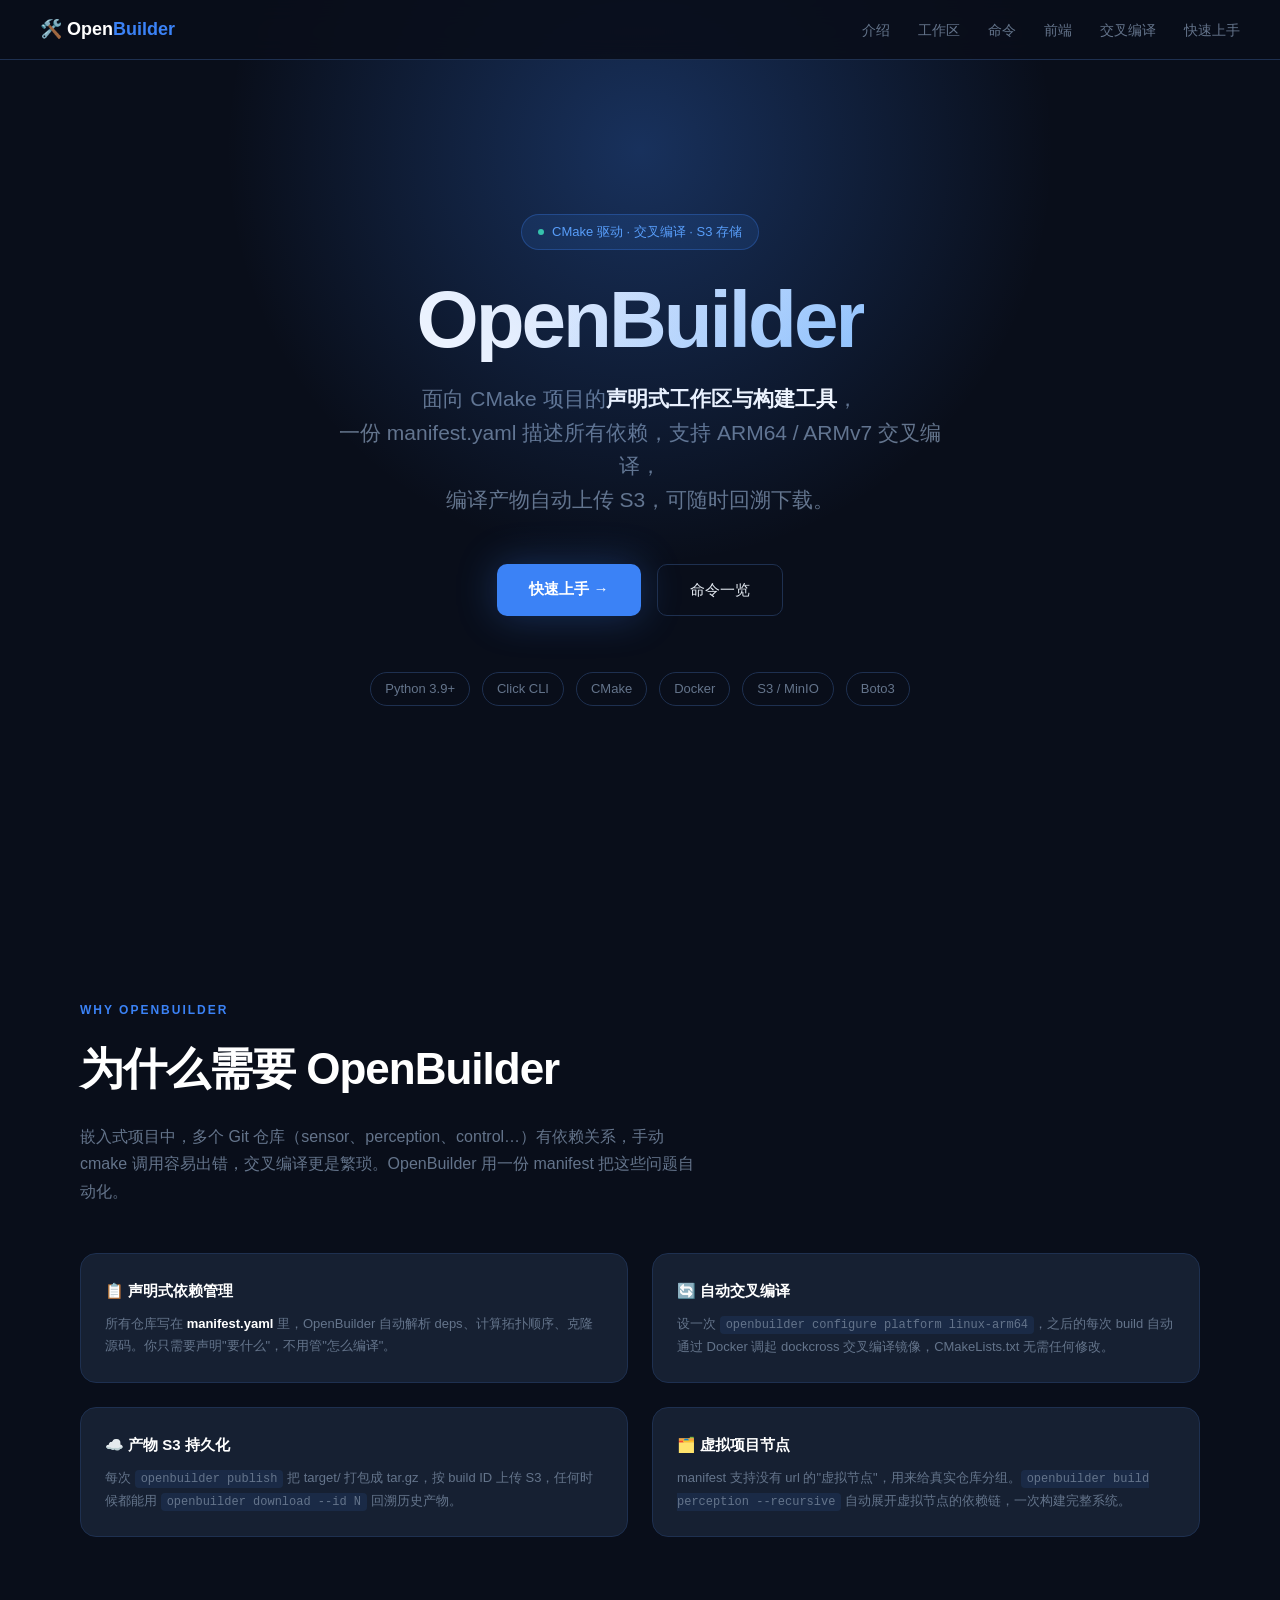
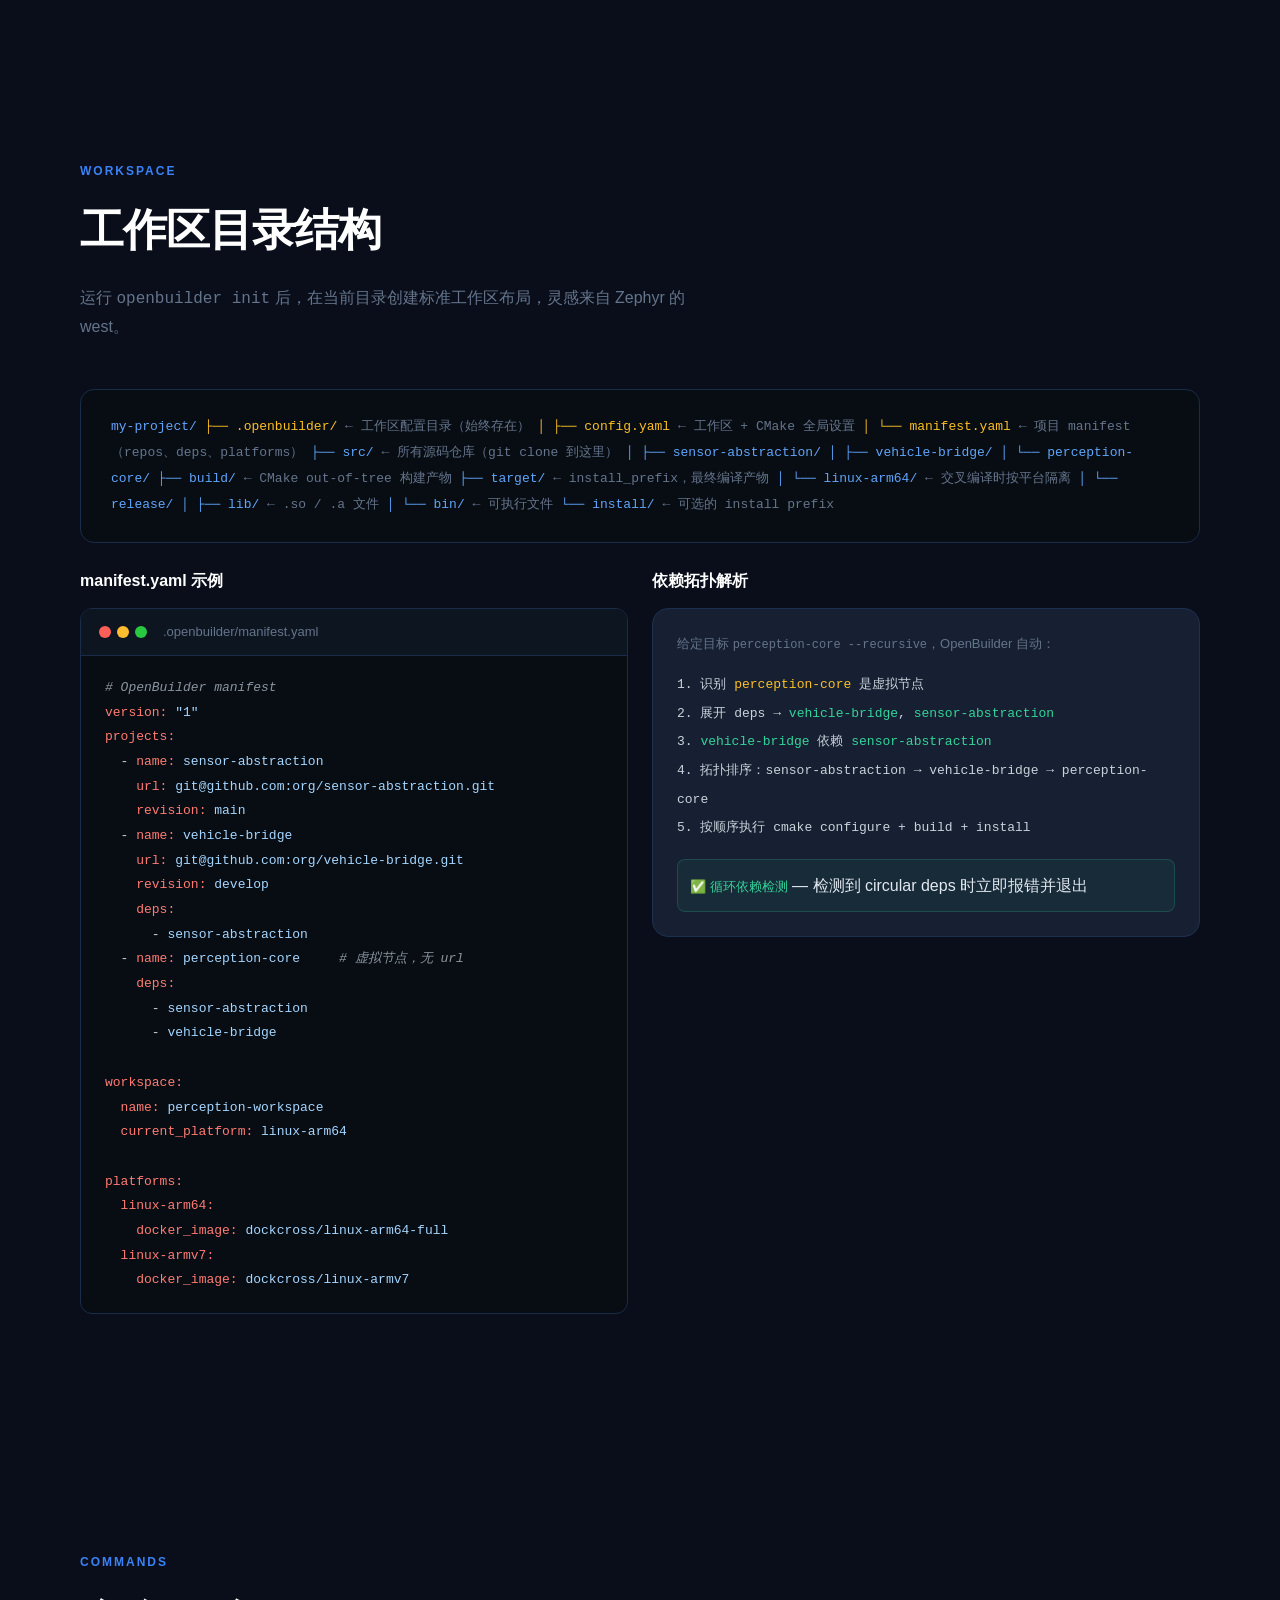
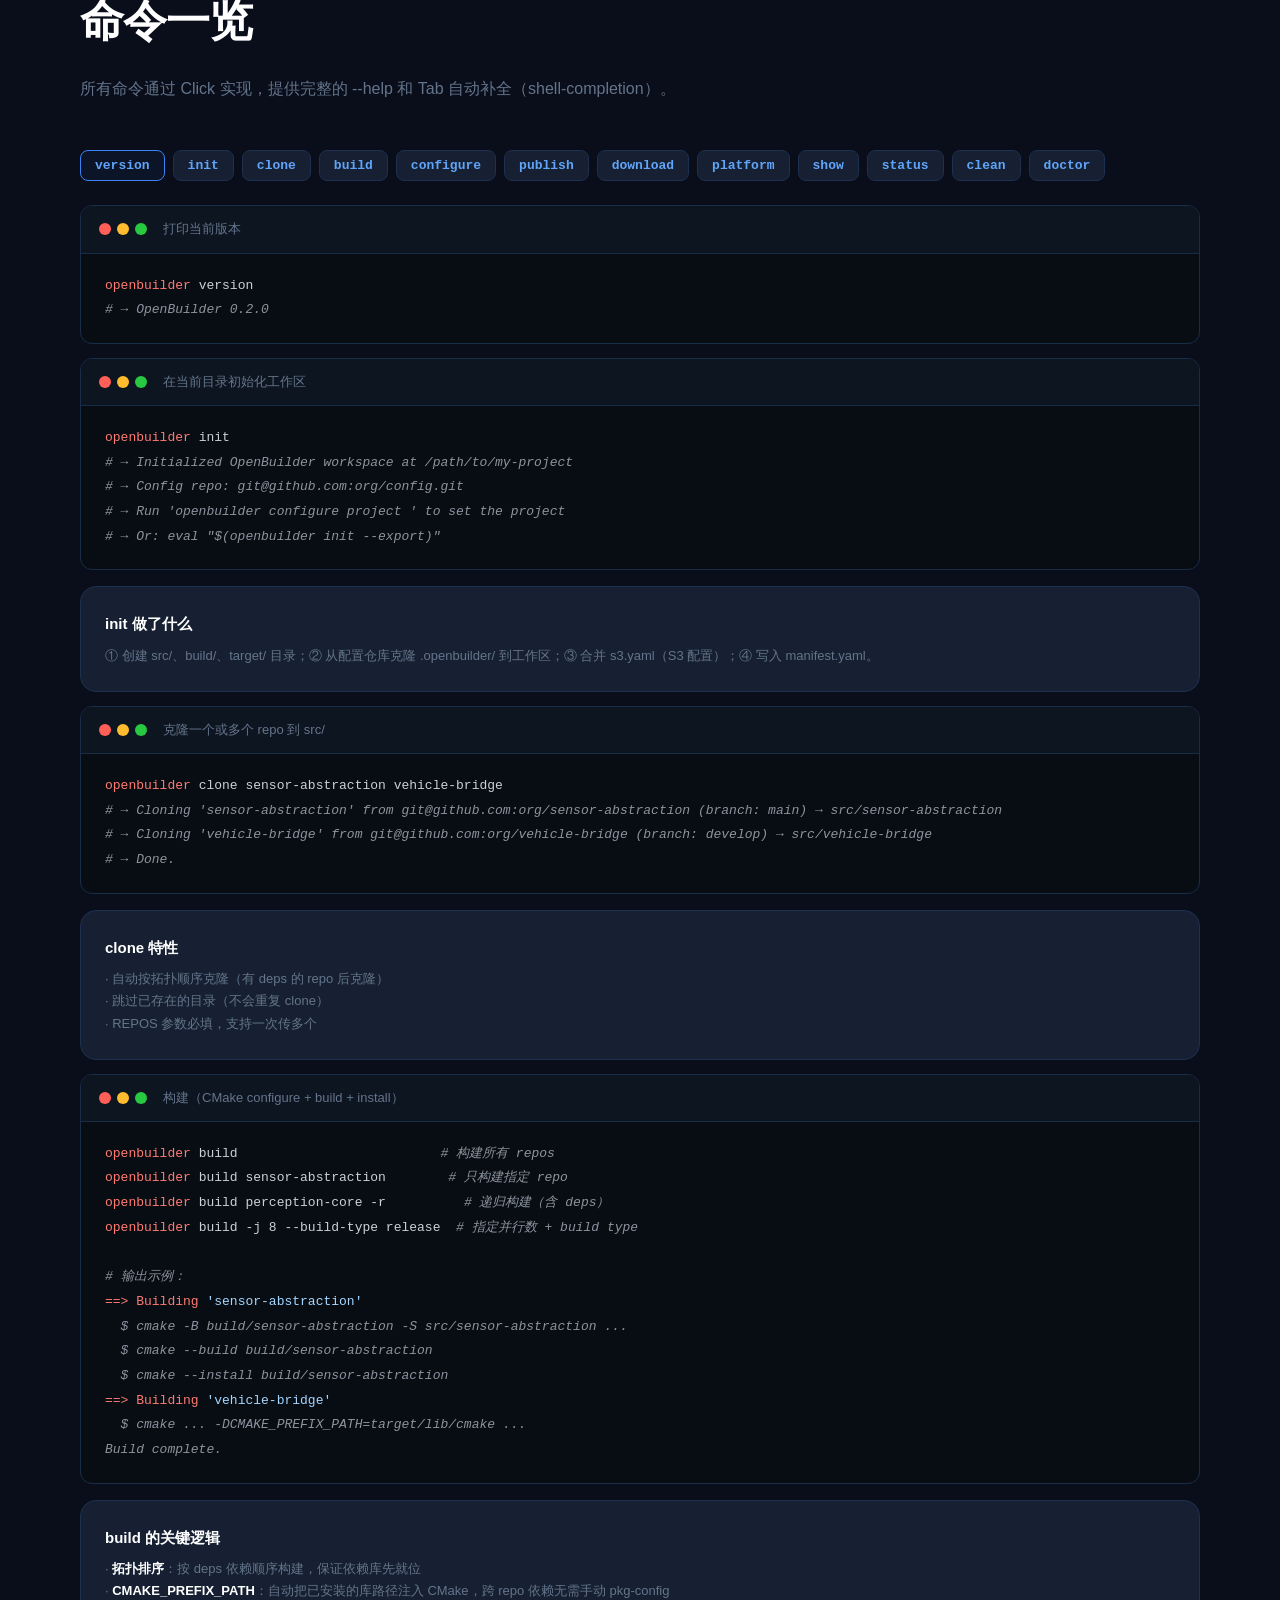
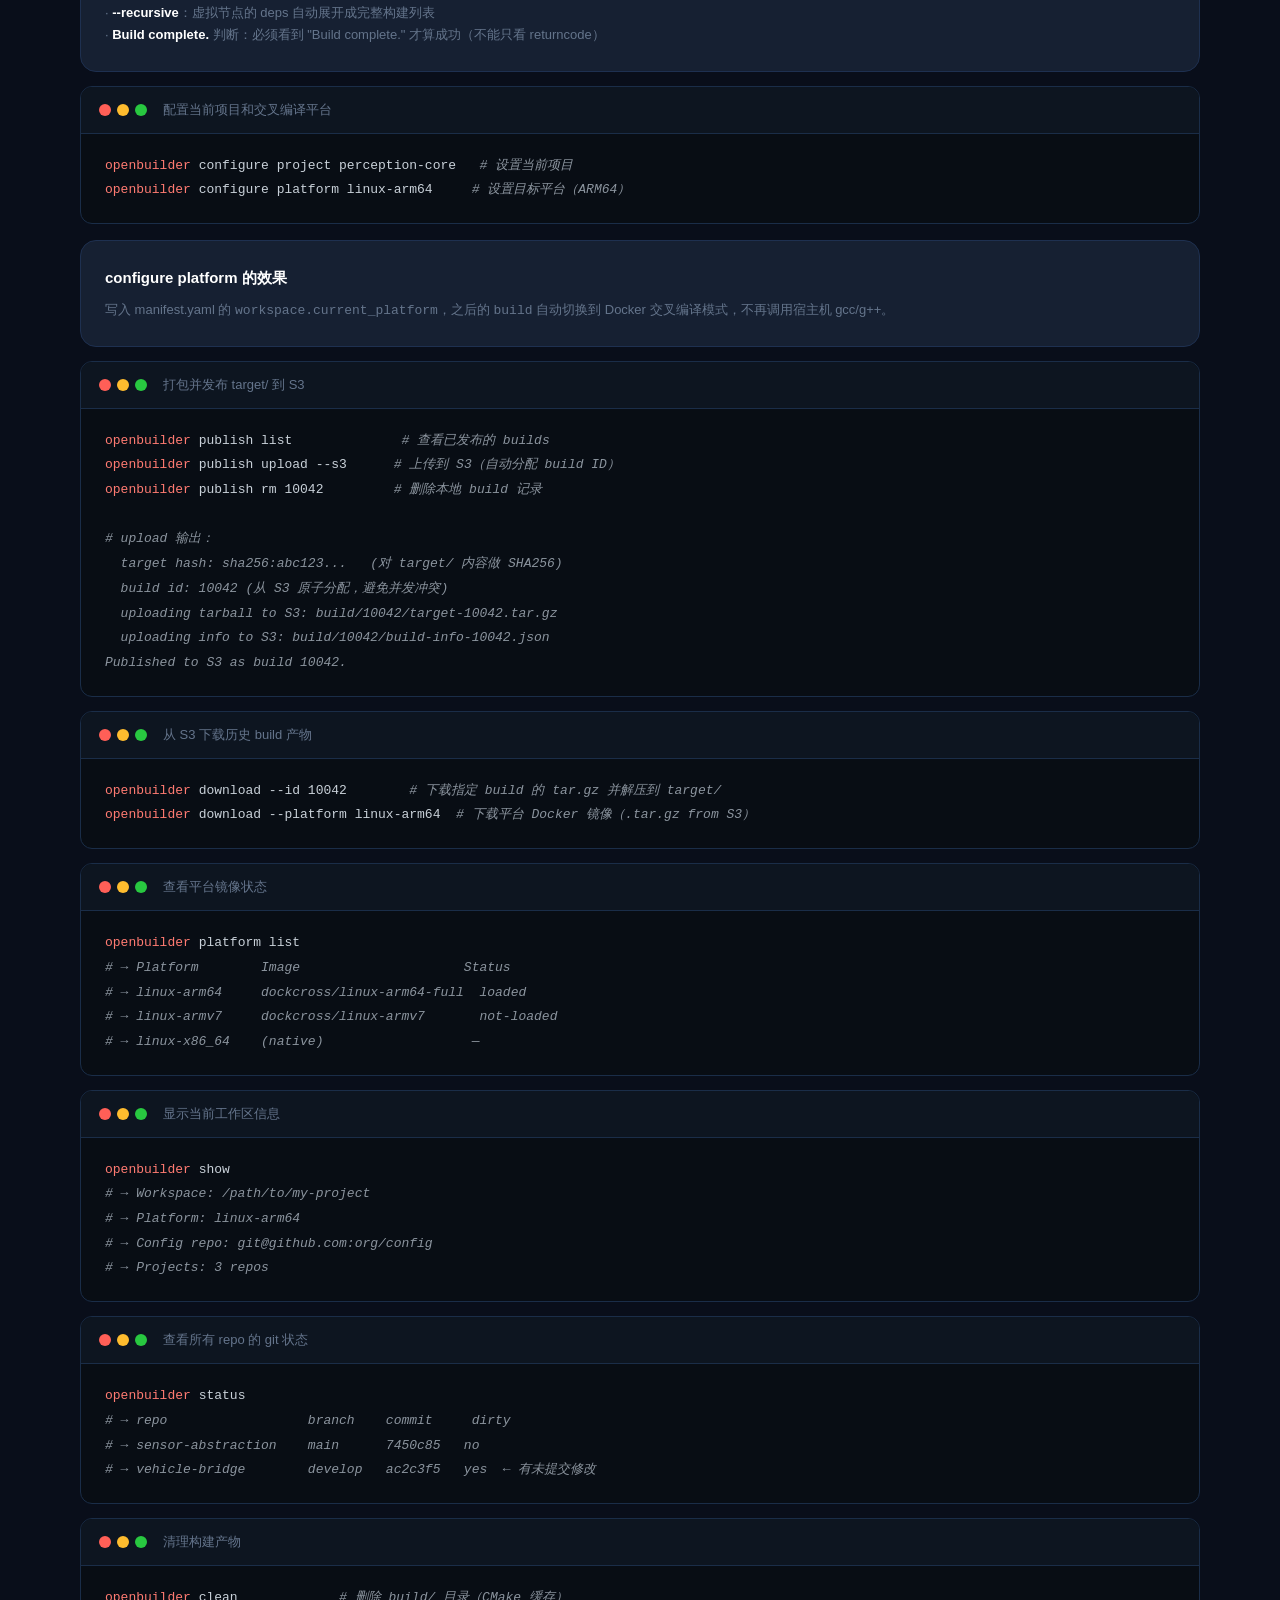
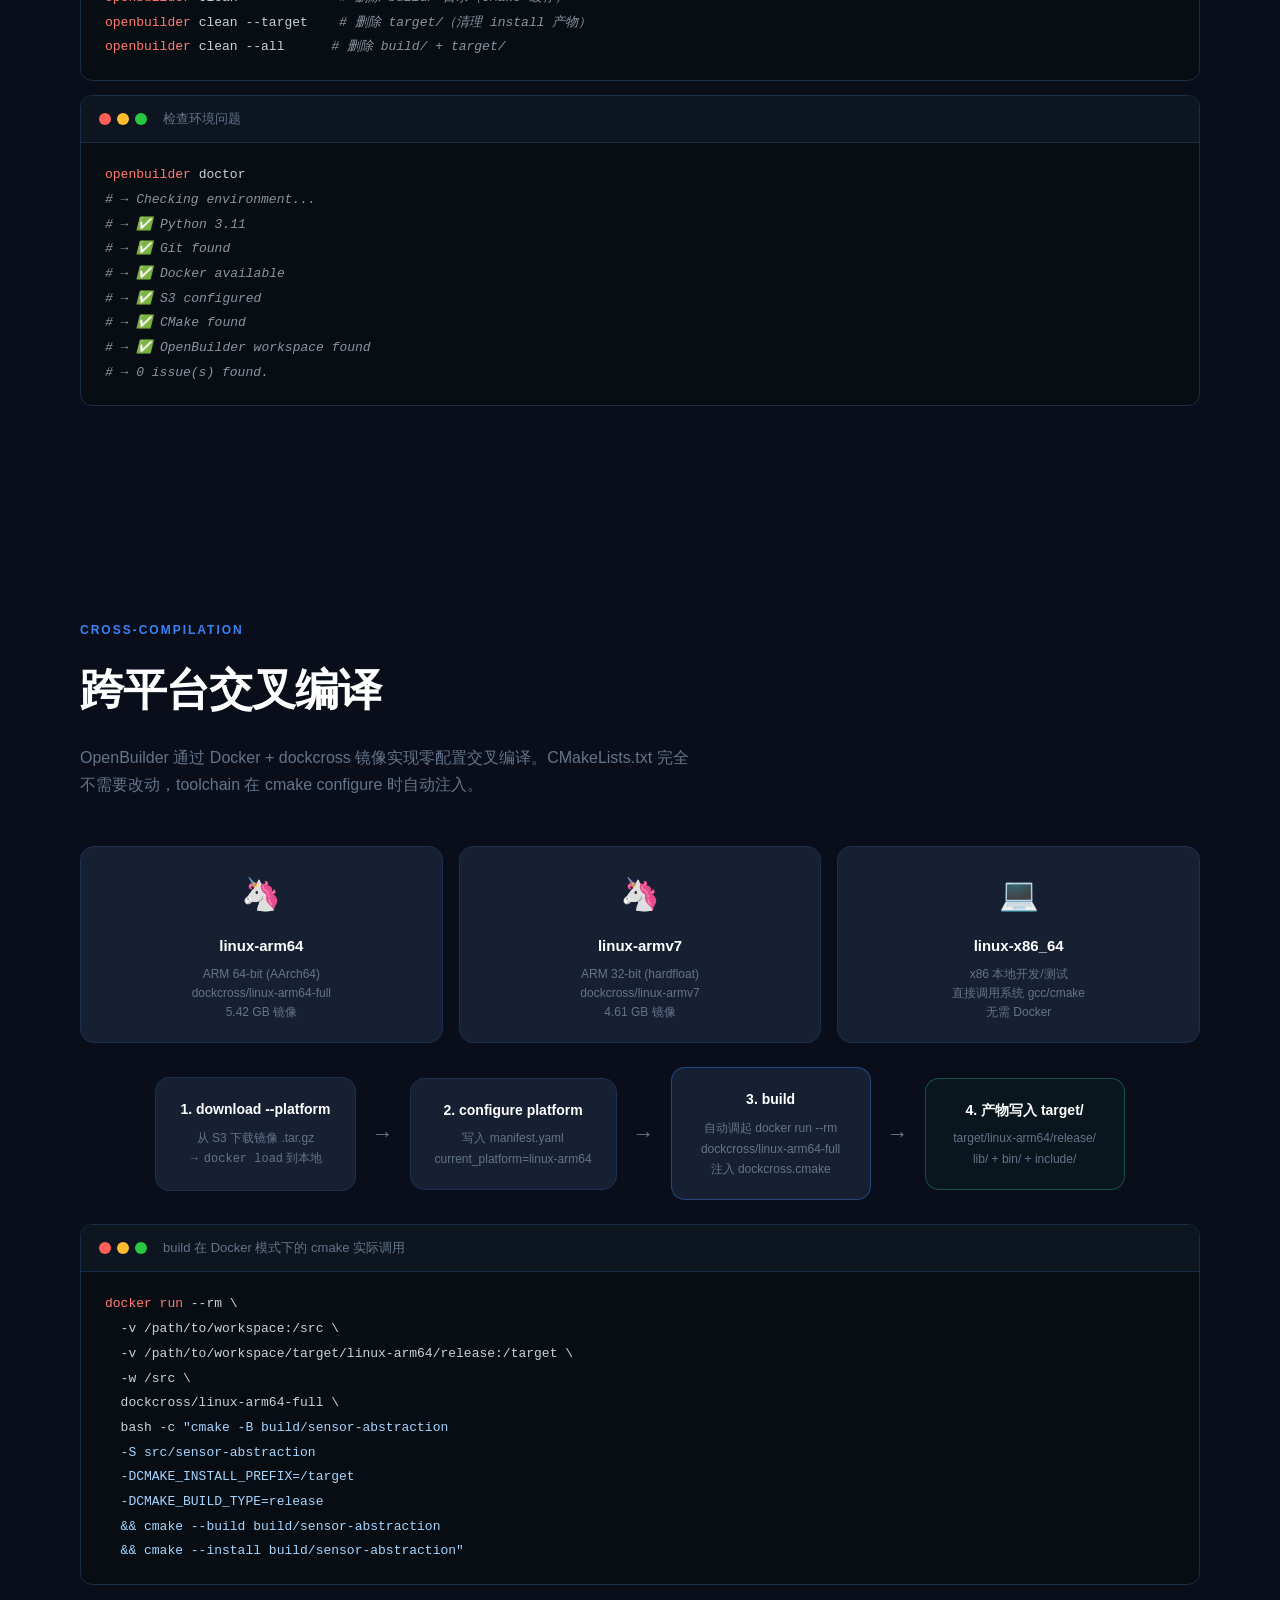
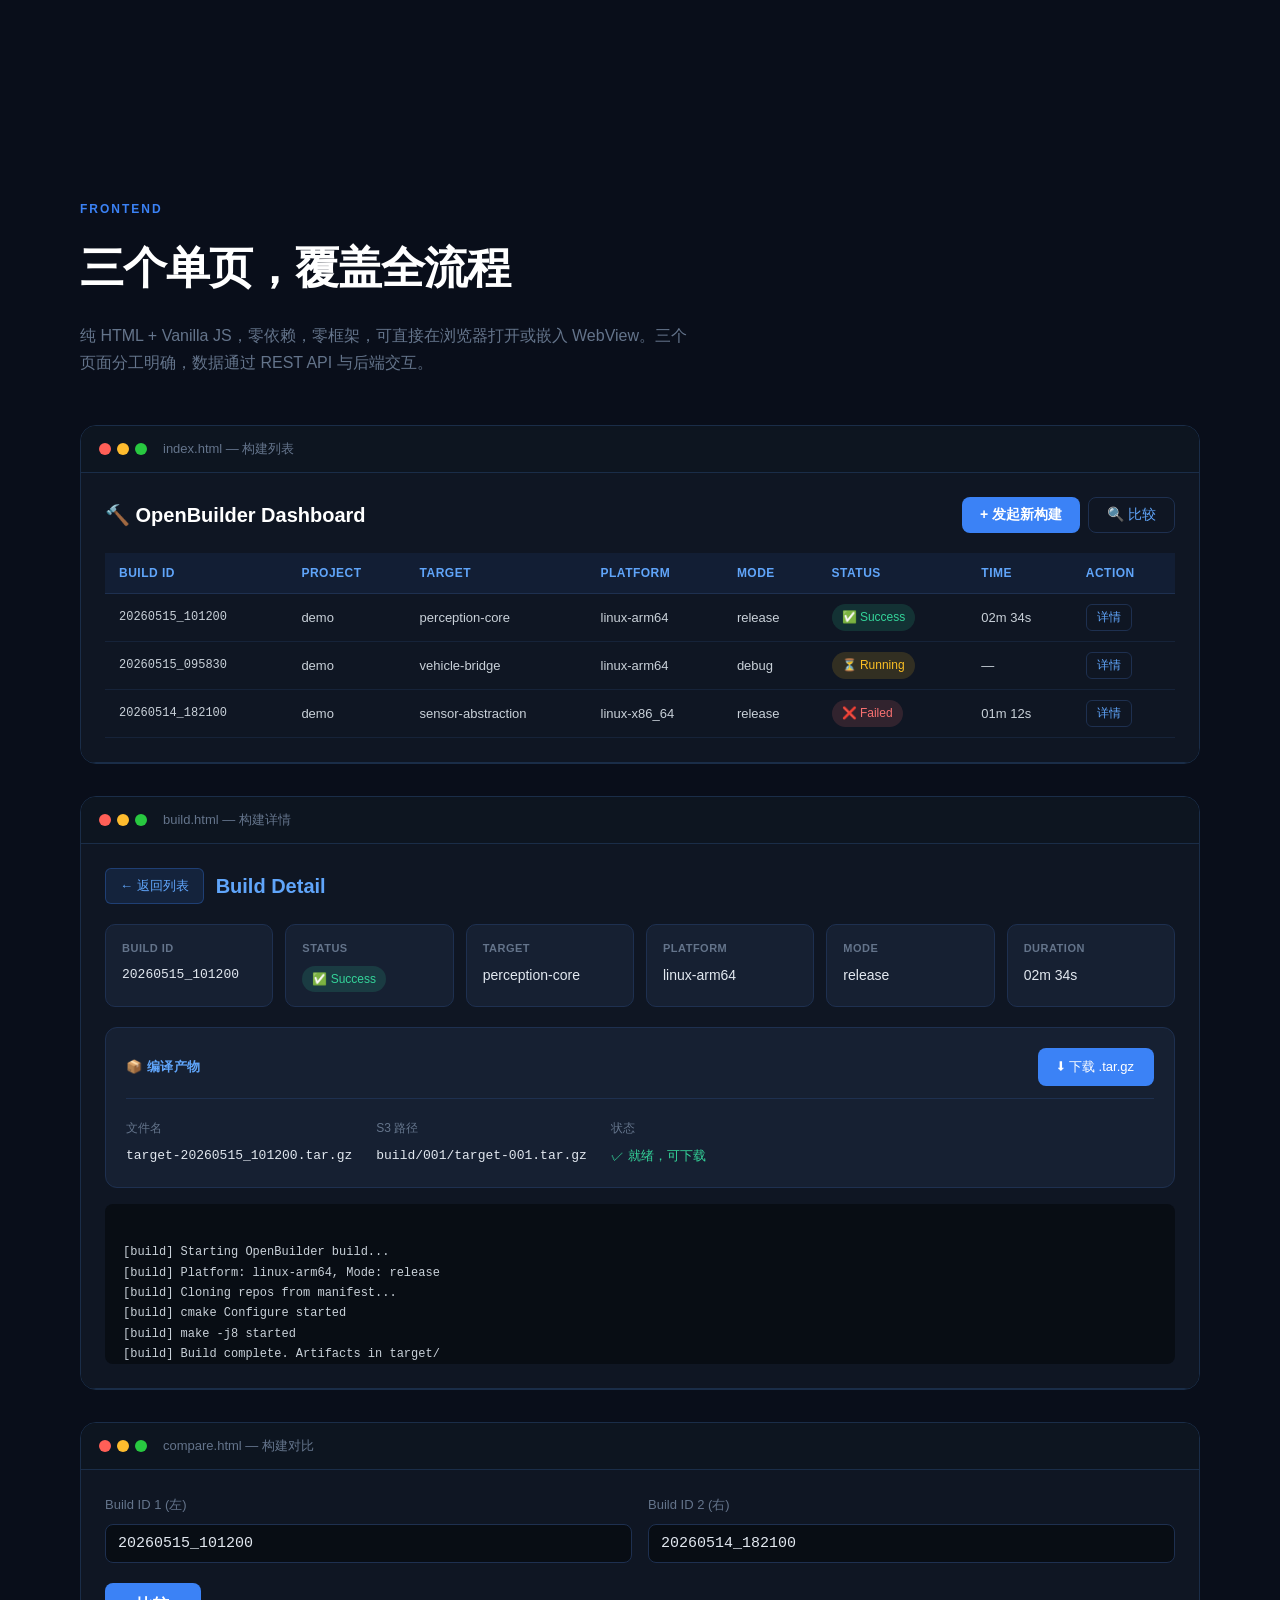
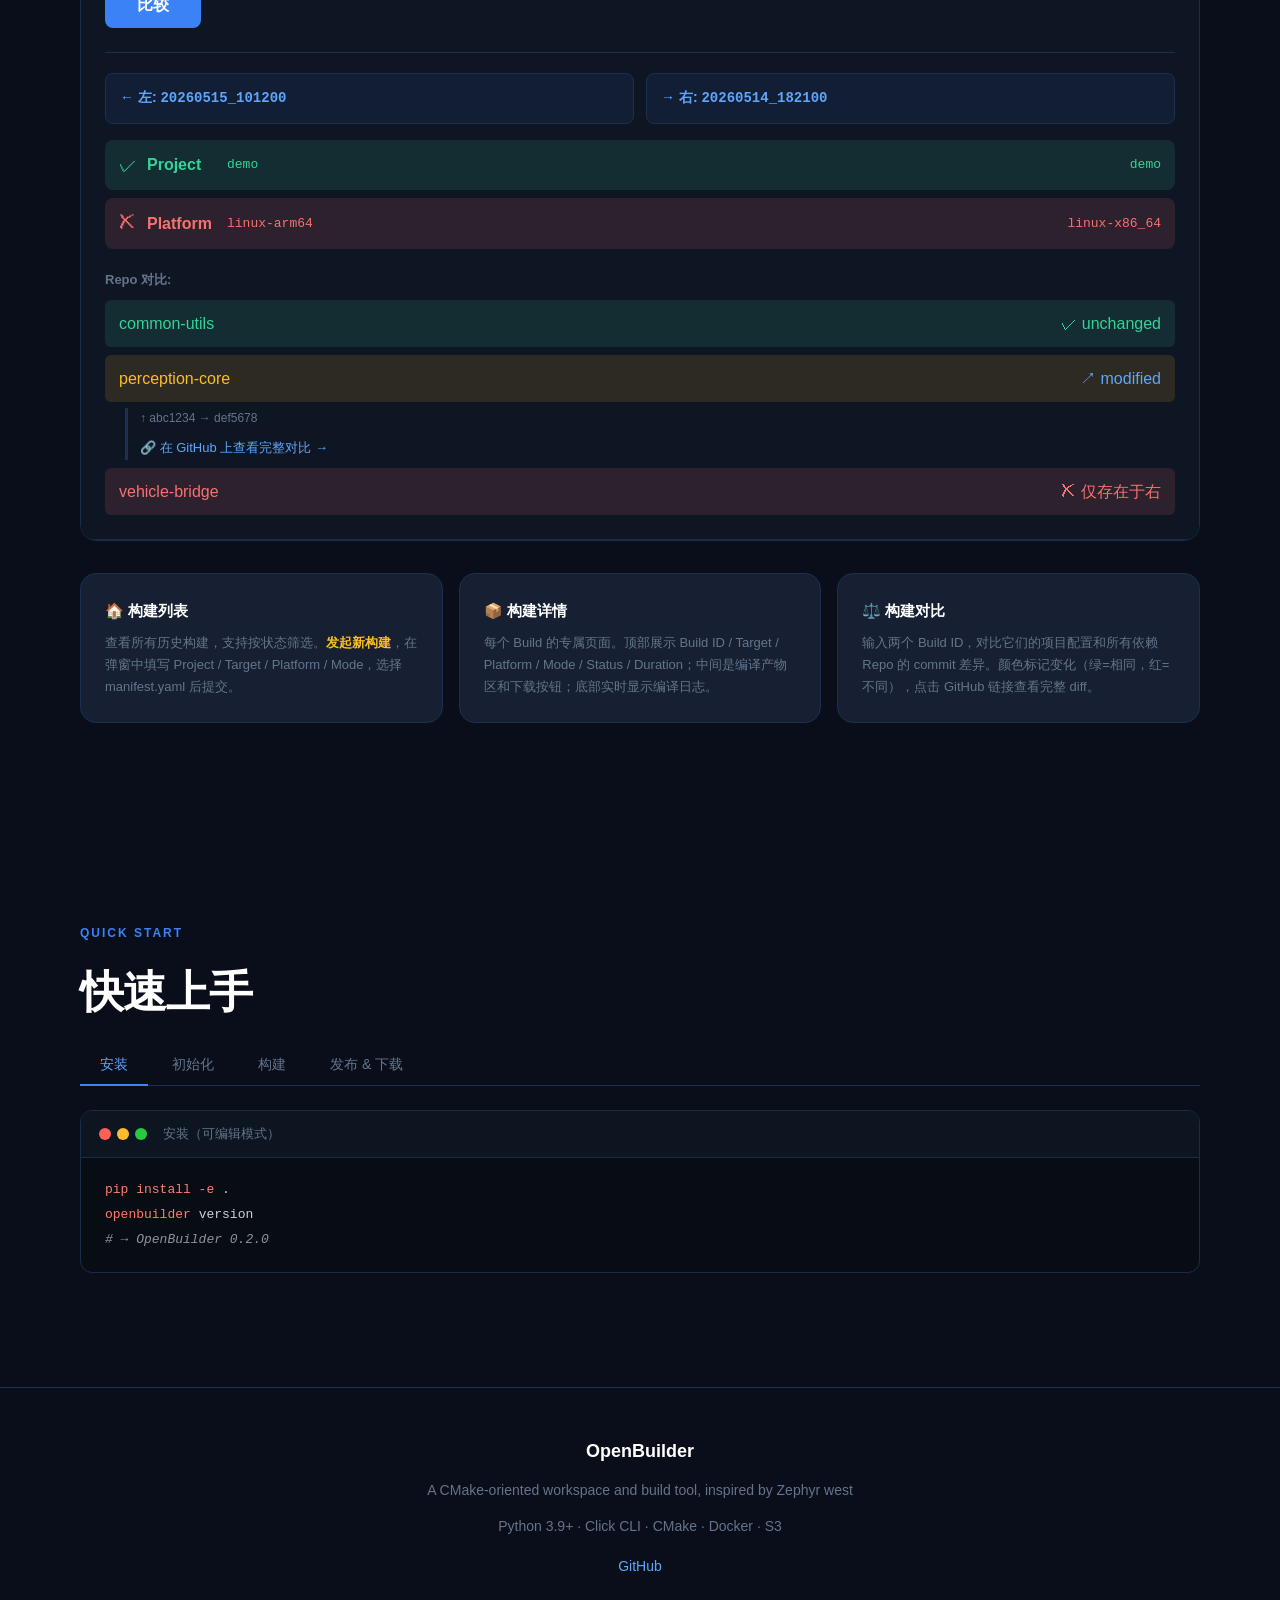
<file: PRODUCT_2026-05-16.html>
<!DOCTYPE html>
<html lang="zh-CN">
<head>
<meta charset="UTF-8">
<meta name="viewport" content="width=device-width, initial-scale=1.0">
<title>OpenBuilder - CMake 工作区与构建工具</title>
<style>
  :root {
    --bg: #090e1a;
    --surface: #0f1623;
    --card: #162032;
    --border: #1e3050;
    --accent: #3b82f6;
    --accent2: #60a5fa;
    --accent-glow: rgba(59,130,246,0.3);
    --text: #e2e8f0;
    --muted: #64748b;
    --green: #34d399;
    --amber: #fbbf24;
    --red: #f87171;
    --purple: #c084fc;
    --code-bg: #080d14;
    --code-border: #1a2d48;
  }
  * { box-sizing: border-box; margin: 0; padding: 0; }

  body {
    font-family: 'Inter', -apple-system, BlinkMacSystemFont, 'Segoe UI', sans-serif;
    background: var(--bg);
    color: var(--text);
    line-height: 1.7;
    overflow-x: hidden;
  }

  /* NAV */
  nav {
    position: fixed;
    top: 0; left: 0; right: 0;
    z-index: 100;
    display: flex;
    align-items: center;
    justify-content: space-between;
    padding: 0 40px;
    height: 60px;
    background: rgba(9,14,26,0.9);
    backdrop-filter: blur(12px);
    border-bottom: 1px solid var(--border);
  }
  nav .logo { font-size: 18px; font-weight: 700; color: white; }
  nav .logo span { color: var(--accent); }
  nav .nav-links { display: flex; gap: 28px; list-style: none; }
  nav .nav-links a { color: var(--muted); text-decoration: none; font-size: 14px; transition: color 0.2s; }
  nav .nav-links a:hover { color: var(--text); }

  /* HERO */
  .hero {
    min-height: 100vh;
    display: flex;
    flex-direction: column;
    align-items: center;
    justify-content: center;
    text-align: center;
    padding: 100px 24px 80px;
    position: relative;
    overflow: hidden;
  }
  .hero::before {
    content: '';
    position: absolute;
    top: -300px; left: 50%;
    transform: translateX(-50%);
    width: 900px; height: 900px;
    background: radial-gradient(circle, var(--accent-glow) 0%, transparent 65%);
    pointer-events: none;
  }
  .hero-badge {
    display: inline-flex;
    align-items: center;
    gap: 8px;
    padding: 6px 16px;
    background: rgba(59,130,246,0.12);
    border: 1px solid rgba(59,130,246,0.3);
    border-radius: 100px;
    font-size: 13px;
    color: var(--accent2);
    margin-bottom: 28px;
  }
  .hero-badge .dot {
    width: 6px; height: 6px;
    background: var(--green);
    border-radius: 50%;
    animation: pulse 2s infinite;
  }
  @keyframes pulse { 0%,100%{opacity:1;} 50%{opacity:0.3;} }
  .hero h1 {
    font-size: clamp(40px, 8vw, 80px);
    font-weight: 800;
    letter-spacing: -3px;
    line-height: 1.05;
    margin-bottom: 20px;
    background: linear-gradient(135deg, #fff 30%, #93c5fd 100%);
    -webkit-background-clip: text;
    -webkit-text-fill-color: transparent;
  }
  .hero .subtitle {
    font-size: clamp(16px, 2.2vw, 21px);
    color: var(--muted);
    max-width: 620px;
    margin-bottom: 48px;
    line-height: 1.6;
  }
  .hero-actions { display: flex; gap: 16px; flex-wrap: wrap; justify-content: center; }
  .btn-primary {
    padding: 12px 32px;
    background: var(--accent);
    color: white;
    border: none;
    border-radius: 10px;
    font-size: 15px;
    font-weight: 600;
    cursor: pointer;
    text-decoration: none;
    transition: all 0.2s;
    box-shadow: 0 0 40px var(--accent-glow);
  }
  .btn-primary:hover { background: #2563eb; transform: translateY(-2px); }
  .btn-secondary {
    padding: 12px 32px;
    background: transparent;
    color: var(--text);
    border: 1px solid var(--border);
    border-radius: 10px;
    font-size: 15px;
    font-weight: 500;
    cursor: pointer;
    text-decoration: none;
    transition: all 0.2s;
  }
  .btn-secondary:hover { border-color: var(--accent); color: var(--accent2); }
  .hero-term {
    margin-top: 56px;
    display: flex;
    gap: 12px;
    flex-wrap: wrap;
    justify-content: center;
  }
  .term-chip {
    padding: 5px 14px;
    border: 1px solid var(--border);
    border-radius: 100px;
    font-size: 13px;
    color: var(--muted);
  }

  /* SECTIONS */
  section { padding: 100px 40px; max-width: 1200px; margin: 0 auto; }
  .section-tag {
    font-size: 12px;
    font-weight: 700;
    text-transform: uppercase;
    letter-spacing: 2px;
    color: var(--accent);
    margin-bottom: 12px;
  }
  .section-title {
    font-size: clamp(28px, 4vw, 44px);
    font-weight: 800;
    letter-spacing: -1px;
    margin-bottom: 16px;
    color: white;
  }
  .section-desc { font-size: 16px; color: var(--muted); max-width: 620px; margin-bottom: 48px; }

  /* WORKSPACE TREE */
  .ws-tree {
    font-family: 'SF Mono', 'Menlo', 'Consolas', monospace;
    font-size: 13px;
    line-height: 2;
    padding: 24px 30px;
    background: var(--code-bg);
    border: 1px solid var(--code-border);
    border-radius: 14px;
    color: #c9d1d9;
    margin: 20px 0;
  }
  .ws-tree .d { color: var(--accent2); }
  .ws-tree .f { color: #e2e8f0; }
  .ws-tree .c { color: var(--muted); }
  .ws-tree .h { color: var(--amber); }

  /* CODE BLOCK */
  .code-block {
    background: var(--code-bg);
    border: 1px solid var(--code-border);
    border-radius: 12px;
    overflow: hidden;
    margin: 14px 0;
  }
  .code-header {
    display: flex;
    align-items: center;
    gap: 8px;
    padding: 12px 18px;
    background: #0d1520;
    border-bottom: 1px solid var(--code-border);
    font-size: 13px;
  }
  .code-dots { display: flex; gap: 6px; }
  .code-dots span { width: 12px; height: 12px; border-radius: 50%; }
  .code-dots span:nth-child(1) { background: #ff5f57; }
  .code-dots span:nth-child(2) { background: #febc2e; }
  .code-dots span:nth-child(3) { background: #28c840; }
  .code-title { color: var(--muted); margin-left: 8px; }
  .code-body {
    padding: 20px 24px;
    font-family: 'SF Mono', 'Menlo', 'Consolas', monospace;
    font-size: 13px;
    line-height: 1.9;
    overflow-x: auto;
    color: #c9d1d9;
    white-space: pre;
  }
  .code-body .cm { color: #8b949e; font-style: italic; }
  .code-body .k { color: #ff7b72; }
  .code-body .s { color: #a5d6ff; }
  .code-body .v { color: #79c0ff; }
  .code-body .n { color: #7ee787; }
  .code-body .p { color: #ff7b72; }

  /* CARD GRID */
  .card-grid {
    display: grid;
    grid-template-columns: repeat(auto-fit, minmax(280px, 1fr));
    gap: 16px;
  }
  .card {
    background: var(--card);
    border: 1px solid var(--border);
    border-radius: 16px;
    padding: 24px;
    transition: all 0.25s;
  }
  .card:hover { border-color: rgba(59,130,246,0.4); transform: translateY(-2px); }
  .card h3 { font-size: 15px; font-weight: 700; margin-bottom: 8px; color: white; }
  .card p { font-size: 13px; color: var(--muted); line-height: 1.7; }

  /* COMMAND RIBBON */
  .cmd-ribbon {
    display: flex;
    flex-wrap: wrap;
    gap: 8px;
    margin: 24px 0;
  }
  .cmd-chip {
    display: flex;
    align-items: center;
    gap: 6px;
    padding: 7px 14px;
    background: var(--card);
    border: 1px solid var(--border);
    border-radius: 8px;
    font-size: 13px;
    font-family: monospace;
    color: var(--text);
    cursor: pointer;
    transition: all 0.2s;
  }
  .cmd-chip:hover, .cmd-chip.active { border-color: var(--accent); color: var(--accent2); background: rgba(59,130,246,0.06); }
  .cmd-chip .cmd-name { color: var(--accent2); font-weight: 600; }

  /* TABS */
  .tabs { display: flex; gap: 4px; margin-bottom: 24px; border-bottom: 1px solid var(--border); flex-wrap: wrap; }
  .tab-btn {
    padding: 10px 20px;
    background: none;
    border: none;
    border-bottom: 2px solid transparent;
    color: var(--muted);
    font-size: 14px;
    font-weight: 500;
    cursor: pointer;
    transition: all 0.2s;
    margin-bottom: -1px;
  }
  .tab-btn:hover { color: var(--text); }
  .tab-btn.active { color: var(--accent2); border-bottom-color: var(--accent); }
  .tab-panel { display: none; }
  .tab-panel.active { display: block; }

  /* FLOW */
  .flow {
    display: flex;
    align-items: center;
    justify-content: center;
    gap: 0;
    flex-wrap: wrap;
    margin: 32px 0;
  }
  .flow-step {
    background: var(--card);
    border: 1px solid var(--border);
    border-radius: 14px;
    padding: 18px 22px;
    text-align: center;
    min-width: 150px;
    flex: 1;
    transition: all 0.3s;
  }
  .flow-step:hover { border-color: rgba(59,130,246,0.5); transform: translateY(-2px); }
  .flow-step .step-num {
    font-size: 11px; font-weight: 700; color: var(--accent);
    text-transform: uppercase; letter-spacing: 1px; margin-bottom: 6px;
  }
  .flow-step .step-icon { font-size: 26px; margin-bottom: 8px; }
  .flow-step h4 { font-size: 14px; font-weight: 600; color: white; margin-bottom: 4px; }
  .flow-step p { font-size: 12px; color: var(--muted); }
  .flow-arrow { font-size: 22px; color: var(--border); padding: 0 2px; flex-shrink: 0; }

  /* PLATFORM CARDS */
  .plat-grid {
    display: grid;
    grid-template-columns: repeat(auto-fit, minmax(220px, 1fr));
    gap: 16px;
    margin: 24px 0;
  }
  .plat-card {
    background: var(--card);
    border: 1px solid var(--border);
    border-radius: 14px;
    padding: 20px;
    text-align: center;
    transition: all 0.25s;
  }
  .plat-card:hover { border-color: rgba(59,130,246,0.4); }
  .plat-card .plat-icon { font-size: 32px; margin-bottom: 12px; }
  .plat-card h4 { font-size: 15px; font-weight: 700; color: white; margin-bottom: 6px; }
  .plat-card p { font-size: 12px; color: var(--muted); line-height: 1.6; }

  /* FEATURE ROW */
  .feat-row {
    display: grid;
    grid-template-columns: 1fr 1fr;
    gap: 24px;
    margin: 24px 0;
  }
  @media (max-width: 800px) { .feat-row { grid-template-columns: 1fr; } }
  .feat-row .card { height: 100%; }

  /* DOCKER VISUAL */
  .docker-flow {
    display: flex;
    align-items: center;
    justify-content: center;
    gap: 16px;
    flex-wrap: wrap;
    margin: 24px 0;
  }
  .docker-box {
    background: var(--card);
    border: 1px solid var(--border);
    border-radius: 14px;
    padding: 20px 24px;
    min-width: 200px;
    text-align: center;
  }
  .docker-box.accent { border-color: rgba(59,130,246,0.4); }
  .docker-box.green { border-color: rgba(52,211,153,0.3); background: rgba(52,211,153,0.04); }
  .docker-box h4 { font-size: 14px; font-weight: 600; color: white; margin-bottom: 6px; }
  .docker-box p { font-size: 12px; color: var(--muted); }

  /* MANIFEST HIGHLIGHT */
  .manifest-demo {
    display: grid;
    grid-template-columns: 1fr 1fr;
    gap: 24px;
    margin: 24px 0;
  }
  @media (max-width: 800px) { .manifest-demo { grid-template-columns: 1fr; } }

  /* REVEAL */
  .reveal { opacity: 0; transform: translateY(20px); transition: all 0.6s ease; }
  .reveal.visible { opacity: 1; transform: translateY(0); }

  /* FOOTER */
  footer {
    border-top: 1px solid var(--border);
    padding: 48px 40px;
    text-align: center;
    color: var(--muted);
    font-size: 14px;
  }
  footer a { color: var(--accent2); text-decoration: none; }
  footer a:hover { text-decoration: underline; }

  @media (max-width: 768px) {
    section { padding: 60px 20px; }
    nav { padding: 0 20px; }
    .flow-arrow { display: none; }
    .flow-step { min-width: 130px; }
  }
</style>
</head>
<body>

<nav>
  <div class="logo">🛠️ Open<span>Builder</span></div>
  <ul class="nav-links">
    <li><a href="#intro">介绍</a></li>
    <li><a href="#workspace">工作区</a></li>
    <li><a href="#commands">命令</a></li>
    <li><a href="#frontend">前端</a></li>
 <li><a href="#cross-compile">交叉编译</a></li>
    <li><a href="#quickstart">快速上手</a></li>
  </ul>
</nav>

<!-- HERO -->
<div class="hero">
  <div class="hero-badge">
    <span class="dot"></span>
    CMake 驱动 · 交叉编译 · S3 存储
  </div>
  <h1>OpenBuilder</h1>
  <p class="subtitle">
    面向 CMake 项目的<strong style="color:white;">声明式工作区与构建工具</strong>，<br>
    一份 manifest.yaml 描述所有依赖，支持 ARM64 / ARMv7 交叉编译，<br>
    编译产物自动上传 S3，可随时回溯下载。
  </p>
  <div class="hero-actions">
    <a href="#quickstart" class="btn-primary">快速上手 →</a>
    <a href="#commands" class="btn-secondary">命令一览</a>
  </div>
  <div class="hero-term">
    <span class="term-chip">Python 3.9+</span>
    <span class="term-chip">Click CLI</span>
    <span class="term-chip">CMake</span>
    <span class="term-chip">Docker</span>
    <span class="term-chip">S3 / MinIO</span>
    <span class="term-chip">Boto3</span>
  </div>
</div>

<!-- INTRO -->
<section id="intro">
  <div class="section-tag">Why OpenBuilder</div>
  <h2 class="section-title">为什么需要 OpenBuilder</h2>
  <p class="section-desc">嵌入式项目中，多个 Git 仓库（sensor、perception、control…）有依赖关系，手动 cmake 调用容易出错，交叉编译更是繁琐。OpenBuilder 用一份 manifest 把这些问题自动化。</p>

  <div class="feat-row">
    <div class="card">
      <h3>📋 声明式依赖管理</h3>
      <p style="margin-top:10px;">所有仓库写在 <strong style="color:white;">manifest.yaml</strong> 里，OpenBuilder 自动解析 deps、计算拓扑顺序、克隆源码。你只需要声明"要什么"，不用管"怎么编译"。</p>
    </div>
    <div class="card">
      <h3>🔄 自动交叉编译</h3>
      <p style="margin-top:10px;">设一次 <code style="font-size:12px;background:rgba(59,130,246,0.1);padding:2px 6px;border-radius:4px;">openbuilder configure platform linux-arm64</code>，之后的每次 build 自动通过 Docker 调起 dockcross 交叉编译镜像，CMakeLists.txt 无需任何修改。</p>
    </div>
    <div class="card">
      <h3>☁️ 产物 S3 持久化</h3>
      <p style="margin-top:10px;">每次 <code style="font-size:12px;background:rgba(59,130,246,0.1);padding:2px 6px;border-radius:4px;">openbuilder publish</code> 把 target/ 打包成 tar.gz，按 build ID 上传 S3，任何时候都能用 <code style="font-size:12px;background:rgba(59,130,246,0.1);padding:2px 6px;border-radius:4px;">openbuilder download --id N</code> 回溯历史产物。</p>
    </div>
    <div class="card">
      <h3>🗂️ 虚拟项目节点</h3>
      <p style="margin-top:10px;">manifest 支持没有 url 的"虚拟节点"，用来给真实仓库分组。<code style="font-size:12px;background:rgba(59,130,246,0.1);padding:2px 6px;border-radius:4px;">openbuilder build perception --recursive</code> 自动展开虚拟节点的依赖链，一次构建完整系统。</p>
    </div>
  </div>
</section>

<!-- WORKSPACE -->
<section id="workspace">
  <div class="section-tag">Workspace</div>
  <h2 class="section-title">工作区目录结构</h2>
  <p class="section-desc">运行 <code>openbuilder init</code> 后，在当前目录创建标准工作区布局，灵感来自 Zephyr 的 west。</p>

  <div class="ws-tree">
<span class="d">my-project/</span>
<span class="h">├── .openbuilder/</span>               <span class="c">← 工作区配置目录（始终存在）</span>
<span class="h">│   ├── config.yaml</span>             <span class="c">← 工作区 + CMake 全局设置</span>
<span class="h">│   └── manifest.yaml</span>           <span class="c">← 项目 manifest（repos、deps、platforms）</span>
<span class="d">├── src/</span>                         <span class="c">← 所有源码仓库（git clone 到这里）</span>
<span class="d">│   ├── sensor-abstraction/</span>
<span class="d">│   ├── vehicle-bridge/</span>
<span class="d">│   └── perception-core/</span>
<span class="d">├── build/</span>                       <span class="c">← CMake out-of-tree 构建产物</span>
<span class="d">├── target/</span>                       <span class="c">← install_prefix，最终编译产物</span>
<span class="d">│   └── linux-arm64/</span>             <span class="c">← 交叉编译时按平台隔离</span>
<span class="d">│       └── release/</span>
<span class="d">│           ├── lib/</span>             <span class="c">← .so / .a 文件</span>
<span class="d">│           └── bin/</span>             <span class="c">← 可执行文件</span>
<span class="d">└── install/</span>                      <span class="c">← 可选的 install prefix</span>
  </div>

  <div class="manifest-demo">
    <div>
      <h3 style="font-size:16px;font-weight:700;color:white;margin-bottom:14px;">manifest.yaml 示例</h3>
      <div class="code-block">
        <div class="code-header">
          <div class="code-dots"><span></span><span></span><span></span></div>
          <span class="code-title">.openbuilder/manifest.yaml</span>
        </div>
        <div class="code-body"><span class="cm"># OpenBuilder manifest</span>
<span class="k">version:</span> <span class="s">"1"</span>
<span class="k">projects:</span>
  - <span class="k">name:</span> <span class="s">sensor-abstraction</span>
    <span class="k">url:</span> <span class="s">git@github.com:org/sensor-abstraction.git</span>
    <span class="k">revision:</span> <span class="s">main</span>
  - <span class="k">name:</span> <span class="s">vehicle-bridge</span>
    <span class="k">url:</span> <span class="s">git@github.com:org/vehicle-bridge.git</span>
    <span class="k">revision:</span> <span class="s">develop</span>
    <span class="k">deps:</span>
      - <span class="s">sensor-abstraction</span>
  - <span class="k">name:</span> <span class="s">perception-core</span>     <span class="cm"># 虚拟节点，无 url</span>
    <span class="k">deps:</span>
      - <span class="s">sensor-abstraction</span>
      - <span class="s">vehicle-bridge</span>

<span class="k">workspace:</span>
  <span class="k">name:</span> <span class="s">perception-workspace</span>
  <span class="k">current_platform:</span> <span class="s">linux-arm64</span>

<span class="k">platforms:</span>
  <span class="k">linux-arm64:</span>
    <span class="k">docker_image:</span> <span class="s">dockcross/linux-arm64-full</span>
  <span class="k">linux-armv7:</span>
    <span class="k">docker_image:</span> <span class="s">dockcross/linux-armv7</span></div>
      </div>
    </div>
    <div>
      <h3 style="font-size:16px;font-weight:700;color:white;margin-bottom:14px;">依赖拓扑解析</h3>
      <div class="card" style="height:auto;">
        <p style="margin-bottom:16px;color:var(--muted);font-size:13px;">
          给定目标 <code style="font-size:12px;">perception-core --recursive</code>，OpenBuilder 自动：
        </p>
        <div style="font-size:13px;line-height:2.2;color:#c9d1d9;font-family:monospace;">
          1. 识别 <span style="color:var(--amber);">perception-core</span> 是虚拟节点<br>
          2. 展开 deps → <span style="color:var(--green);">vehicle-bridge</span>, <span style="color:var(--green);">sensor-abstraction</span><br>
          3. <span style="color:var(--green);">vehicle-bridge</span> 依赖 <span style="color:var(--green);">sensor-abstraction</span><br>
          4. 拓扑排序：sensor-abstraction → vehicle-bridge → perception-core<br>
          5. 按顺序执行 cmake configure + build + install<br>
        </div>
        <div style="margin-top:16px;padding:12px;background:rgba(52,211,153,0.06);border:1px solid rgba(52,211,153,0.2);border-radius:8px;">
          <span style="font-size:13px;color:var(--green);">✅ 循环依赖检测</span> — 检测到 circular deps 时立即报错并退出
        </div>
      </div>
    </div>
  </div>
</section>

<!-- COMMANDS -->
<section id="commands">
  <div class="section-tag">Commands</div>
  <h2 class="section-title">命令一览</h2>
  <p class="section-desc">所有命令通过 Click 实现，提供完整的 --help 和 Tab 自动补全（shell-completion）。</p>

  <div class="cmd-ribbon">
    <button class="cmd-chip active" onclick="switchCmd(this, 'cmd-version')"><span class="cmd-name">version</span></button>
    <button class="cmd-chip" onclick="switchCmd(this, 'cmd-init')"><span class="cmd-name">init</span></button>
    <button class="cmd-chip" onclick="switchCmd(this, 'cmd-clone')"><span class="cmd-name">clone</span></button>
    <button class="cmd-chip" onclick="switchCmd(this, 'cmd-build')"><span class="cmd-name">build</span></button>
    <button class="cmd-chip" onclick="switchCmd(this, 'cmd-configure')"><span class="cmd-name">configure</span></button>
    <button class="cmd-chip" onclick="switchCmd(this, 'cmd-publish')"><span class="cmd-name">publish</span></button>
    <button class="cmd-chip" onclick="switchCmd(this, 'cmd-download')"><span class="cmd-name">download</span></button>
    <button class="cmd-chip" onclick="switchCmd(this, 'cmd-platform')"><span class="cmd-name">platform</span></button>
    <button class="cmd-chip" onclick="switchCmd(this, 'cmd-show')"><span class="cmd-name">show</span></button>
    <button class="cmd-chip" onclick="switchCmd(this, 'cmd-status')"><span class="cmd-name">status</span></button>
    <button class="cmd-chip" onclick="switchCmd(this, 'cmd-clean')"><span class="cmd-name">clean</span></button>
    <button class="cmd-chip" onclick="switchCmd(this, 'cmd-doctor')"><span class="cmd-name">doctor</span></button>
  </div>

  <div id="cmd-version" class="cmd-panel active">
    <div class="code-block">
      <div class="code-header"><div class="code-dots"><span></span><span></span><span></span></div><span class="code-title">打印当前版本</span></div>
      <div class="code-body"><span class="k">openbuilder</span> version
<span class="cm"># → OpenBuilder 0.2.0</span></div>
    </div>
  </div>

  <div id="cmd-init" class="cmd-panel">
    <div class="code-block">
      <div class="code-header"><div class="code-dots"><span></span><span></span><span></span></div><span class="code-title">在当前目录初始化工作区</span></div>
      <div class="code-body"><span class="k">openbuilder</span> init
<span class="cm"># → Initialized OpenBuilder workspace at /path/to/my-project</span>
<span class="cm"># → Config repo: git@github.com:org/config.git</span>
<span class="cm"># → Run 'openbuilder configure project <name>' to set the project</span>
<span class="cm"># → Or: eval "$(openbuilder init --export)"</span></div>
    </div>
    <div class="card" style="margin-top:16px;">
      <h3>init 做了什么</h3>
      <p>① 创建 src/、build/、target/ 目录；② 从配置仓库克隆 .openbuilder/ 到工作区；③ 合并 s3.yaml（S3 配置）；④ 写入 manifest.yaml。</p>
    </div>
  </div>

  <div id="cmd-clone" class="cmd-panel">
    <div class="code-block">
      <div class="code-header"><div class="code-dots"><span></span><span></span><span></span></div><span class="code-title">克隆一个或多个 repo 到 src/</span></div>
      <div class="code-body"><span class="k">openbuilder</span> clone sensor-abstraction vehicle-bridge
<span class="cm"># → Cloning 'sensor-abstraction' from git@github.com:org/sensor-abstraction (branch: main) → src/sensor-abstraction</span>
<span class="cm"># → Cloning 'vehicle-bridge' from git@github.com:org/vehicle-bridge (branch: develop) → src/vehicle-bridge</span>
<span class="cm"># → Done.</span></div>
    </div>
    <div class="card" style="margin-top:16px;">
      <h3>clone 特性</h3>
      <p>· 自动按拓扑顺序克隆（有 deps 的 repo 后克隆）<br>· 跳过已存在的目录（不会重复 clone）<br>· REPOS 参数必填，支持一次传多个</p>
    </div>
  </div>

  <div id="cmd-build" class="cmd-panel">
    <div class="code-block">
      <div class="code-header"><div class="code-dots"><span></span><span></span><span></span></div><span class="code-title">构建（CMake configure + build + install）</span></div>
      <div class="code-body"><span class="k">openbuilder</span> build                          <span class="cm"># 构建所有 repos</span>
<span class="k">openbuilder</span> build sensor-abstraction        <span class="cm"># 只构建指定 repo</span>
<span class="k">openbuilder</span> build perception-core -r          <span class="cm"># 递归构建（含 deps）</span>
<span class="k">openbuilder</span> build -j 8 --build-type release  <span class="cm"># 指定并行数 + build type</span>

<span class="cm"># 输出示例：</span>
<span class="k">==> Building</span> <span class="s">'sensor-abstraction'</span>
<span class="cm">  $ cmake -B build/sensor-abstraction -S src/sensor-abstraction ...</span>
<span class="cm">  $ cmake --build build/sensor-abstraction</span>
<span class="cm">  $ cmake --install build/sensor-abstraction</span>
<span class="k">==> Building</span> <span class="s">'vehicle-bridge'</span>
<span class="cm">  $ cmake ... -DCMAKE_PREFIX_PATH=target/lib/cmake ...</span>
<span class="cm">Build complete.</span></div>
    </div>
    <div class="card" style="margin-top:16px;">
      <h3>build 的关键逻辑</h3>
      <p>· <strong style="color:white;">拓扑排序</strong>：按 deps 依赖顺序构建，保证依赖库先就位<br>· <strong style="color:white;">CMAKE_PREFIX_PATH</strong>：自动把已安装的库路径注入 CMake，跨 repo 依赖无需手动 pkg-config<br>· <strong style="color:white;">--recursive</strong>：虚拟节点的 deps 自动展开成完整构建列表<br>· <strong style="color:white;">Build complete.</strong> 判断：必须看到 "Build complete." 才算成功（不能只看 returncode）</p>
    </div>
  </div>

  <div id="cmd-configure" class="cmd-panel">
    <div class="code-block">
      <div class="code-header"><div class="code-dots"><span></span><span></span><span></span></div><span class="code-title">配置当前项目和交叉编译平台</span></div>
      <div class="code-body"><span class="k">openbuilder</span> configure project perception-core   <span class="cm"># 设置当前项目</span>
<span class="k">openbuilder</span> configure platform linux-arm64     <span class="cm"># 设置目标平台（ARM64）</span></div>
    </div>
    <div class="card" style="margin-top:16px;">
      <h3>configure platform 的效果</h3>
      <p>写入 manifest.yaml 的 <code>workspace.current_platform</code>，之后的 <code>build</code> 自动切换到 Docker 交叉编译模式，不再调用宿主机 gcc/g++。</p>
    </div>
  </div>

  <div id="cmd-publish" class="cmd-panel">
    <div class="code-block">
      <div class="code-header"><div class="code-dots"><span></span><span></span><span></span></div><span class="code-title">打包并发布 target/ 到 S3</span></div>
      <div class="code-body"><span class="k">openbuilder</span> publish list              <span class="cm"># 查看已发布的 builds</span>
<span class="k">openbuilder</span> publish upload --s3      <span class="cm"># 上传到 S3（自动分配 build ID）</span>
<span class="k">openbuilder</span> publish rm 10042         <span class="cm"># 删除本地 build 记录</span>

<span class="cm"># upload 输出：</span>
<span class="cm">  target hash: sha256:abc123...   (对 target/ 内容做 SHA256)</span>
<span class="cm">  build id: 10042 (从 S3 原子分配，避免并发冲突)</span>
<span class="cm">  uploading tarball to S3: build/10042/target-10042.tar.gz</span>
<span class="cm">  uploading info to S3: build/10042/build-info-10042.json</span>
<span class="cm">Published to S3 as build 10042.</span></div>
    </div>
  </div>

  <div id="cmd-download" class="cmd-panel">
    <div class="code-block">
      <div class="code-header"><div class="code-dots"><span></span><span></span><span></span></div><span class="code-title">从 S3 下载历史 build 产物</span></div>
      <div class="code-body"><span class="k">openbuilder</span> download --id 10042        <span class="cm"># 下载指定 build 的 tar.gz 并解压到 target/</span>
<span class="k">openbuilder</span> download --platform linux-arm64  <span class="cm"># 下载平台 Docker 镜像（.tar.gz from S3）</span></div>
    </div>
  </div>

  <div id="cmd-platform" class="cmd-panel">
    <div class="code-block">
      <div class="code-header"><div class="code-dots"><span></span><span></span><span></span></div><span class="code-title">查看平台镜像状态</span></div>
      <div class="code-body"><span class="k">openbuilder</span> platform list
<span class="cm"># → Platform        Image                     Status</span>
<span class="cm"># → linux-arm64     dockcross/linux-arm64-full  loaded</span>
<span class="cm"># → linux-armv7     dockcross/linux-armv7       not-loaded</span>
<span class="cm"># → linux-x86_64    (native)                   —</span></div>
    </div>
  </div>

  <div id="cmd-show" class="cmd-panel">
    <div class="code-block">
      <div class="code-header"><div class="code-dots"><span></span><span></span><span></span></div><span class="code-title">显示当前工作区信息</span></div>
      <div class="code-body"><span class="k">openbuilder</span> show
<span class="cm"># → Workspace: /path/to/my-project</span>
<span class="cm"># → Platform: linux-arm64</span>
<span class="cm"># → Config repo: git@github.com:org/config</span>
<span class="cm"># → Projects: 3 repos</span></div>
    </div>
  </div>

  <div id="cmd-status" class="cmd-panel">
    <div class="code-block">
      <div class="code-header"><div class="code-dots"><span></span><span></span><span></span></div><span class="code-title">查看所有 repo 的 git 状态</span></div>
      <div class="code-body"><span class="k">openbuilder</span> status
<span class="cm"># → repo                  branch    commit     dirty</span>
<span class="cm"># → sensor-abstraction    main      7450c85   no</span>
<span class="cm"># → vehicle-bridge        develop   ac2c3f5   yes  ← 有未提交修改</span></div>
    </div>
  </div>

  <div id="cmd-clean" class="cmd-panel">
    <div class="code-block">
      <div class="code-header"><div class="code-dots"><span></span><span></span><span></span></div><span class="code-title">清理构建产物</span></div>
      <div class="code-body"><span class="k">openbuilder</span> clean             <span class="cm"># 删除 build/ 目录（CMake 缓存）</span>
<span class="k">openbuilder</span> clean --target    <span class="cm"># 删除 target/（清理 install 产物）</span>
<span class="k">openbuilder</span> clean --all      <span class="cm"># 删除 build/ + target/</span></div>
    </div>
  </div>

  <div id="cmd-doctor" class="cmd-panel">
    <div class="code-block">
      <div class="code-header"><div class="code-dots"><span></span><span></span><span></span></div><span class="code-title">检查环境问题</span></div>
      <div class="code-body"><span class="k">openbuilder</span> doctor
<span class="cm"># → Checking environment...</span>
<span class="cm"># → ✅ Python 3.11</span>
<span class="cm"># → ✅ Git found</span>
<span class="cm"># → ✅ Docker available</span>
<span class="cm"># → ✅ S3 configured</span>
<span class="cm"># → ✅ CMake found</span>
<span class="cm"># → ✅ OpenBuilder workspace found</span>
<span class="cm"># → 0 issue(s) found.</span></div>
    </div>
  </div>
</section>

<!-- CROSS COMPILE -->
<section id="cross-compile">
  <div class="section-tag">Cross-Compilation</div>
  <h2 class="section-title">跨平台交叉编译</h2>
  <p class="section-desc">OpenBuilder 通过 Docker + dockcross 镜像实现零配置交叉编译。CMakeLists.txt 完全不需要改动，toolchain 在 cmake configure 时自动注入。</p>

  <div class="plat-grid">
    <div class="plat-card">
      <div class="plat-icon">🦄</div>
      <h4>linux-arm64</h4>
      <p>ARM 64-bit (AArch64)<br>dockcross/linux-arm64-full<br>5.42 GB 镜像</p>
    </div>
    <div class="plat-card">
      <div class="plat-icon">🦄</div>
      <h4>linux-armv7</h4>
      <p>ARM 32-bit (hardfloat)<br>dockcross/linux-armv7<br>4.61 GB 镜像</p>
    </div>
    <div class="plat-card">
      <div class="plat-icon">💻</div>
      <h4>linux-x86_64</h4>
      <p>x86 本地开发/测试<br>直接调用系统 gcc/cmake<br>无需 Docker</p>
    </div>
  </div>

  <div class="docker-flow">
    <div class="docker-box">
      <h4>1. download --platform</h4>
      <p>从 S3 下载镜像 .tar.gz<br>→ <code>docker load</code> 到本地</p>
    </div>
    <div style="font-size:22px;color:var(--muted);">→</div>
    <div class="docker-box">
      <h4>2. configure platform</h4>
      <p>写入 manifest.yaml<br>current_platform=linux-arm64</p>
    </div>
    <div style="font-size:22px;color:var(--muted);">→</div>
    <div class="docker-box accent">
      <h4>3. build</h4>
      <p>自动调起 docker run --rm<br>dockcross/linux-arm64-full<br>注入 dockcross.cmake</p>
    </div>
    <div style="font-size:22px;color:var(--muted);">→</div>
    <div class="docker-box green">
      <h4>4. 产物写入 target/</h4>
      <p>target/linux-arm64/release/<br>lib/ + bin/ + include/</p>
    </div>
  </div>

  <div class="code-block">
    <div class="code-header">
      <div class="code-dots"><span></span><span></span><span></span></div>
      <span class="code-title">build 在 Docker 模式下的 cmake 实际调用</span>
    </div>
    <div class="code-body"><span class="k">docker run</span> --rm \
  -v /path/to/workspace:/src \
  -v /path/to/workspace/target/linux-arm64/release:/target \
  -w /src \
  dockcross/linux-arm64-full \
  bash -c <span class="s">"cmake -B build/sensor-abstraction</span>
<span class="s">  -S src/sensor-abstraction</span>
<span class="s">  -DCMAKE_INSTALL_PREFIX=/target</span>
<span class="s">  -DCMAKE_BUILD_TYPE=release</span>
<span class="s">  && cmake --build build/sensor-abstraction</span>
<span class="s">  && cmake --install build/sensor-abstraction"</span></div>
  </div>
</section>
<!-- FRONTEND -->
<section id="frontend">
 <div class="section-tag">Frontend</div>
 <h2 class="section-title">三个单页，覆盖全流程</h2>
 <p class="section-desc">纯 HTML + Vanilla JS，零依赖，零框架，可直接在浏览器打开或嵌入 WebView。三个页面分工明确，数据通过 REST API 与后端交互。</p>

 <!-- index.html Mockup -->
 <div class="code-block" style="border-radius:16px;overflow:hidden;margin-bottom:32px;">
  <div class="code-header">
   <div class="code-dots"><span></span><span></span><span></span></div>
   <span class="code-title">index.html — 构建列表</span>
  </div>
  <div style="background:var(--surface);padding:24px;border-bottom:1px solid var(--code-border);">
   <div style="display:flex;align-items:center;justify-content:space-between;margin-bottom:20px;">
    <h3 style="font-size:20px;font-weight:700;color:white;">🔨 OpenBuilder Dashboard</h3>
    <div style="display:flex;gap:8px;">
     <button style="padding:8px 18px;background:var(--accent);color:white;border:none;border-radius:8px;font-size:14px;font-weight:600;cursor:pointer;">+ 发起新构建</button>
     <button style="padding:8px 18px;background:transparent;color:var(--accent2);border:1px solid var(--border);border-radius:8px;font-size:14px;font-weight:500;cursor:pointer;">🔍 比较</button>
    </div>
   </div>
   <table style="width:100%;border-collapse:collapse;font-size:13px;">
    <thead>
     <tr style="background:rgba(59,130,246,0.08);text-align:left;">
      <th style="padding:10px 14px;color:var(--accent2);font-weight:600;font-size:12px;text-transform:uppercase;letter-spacing:0.5px;border-bottom:1px solid var(--border);">Build ID</th>
      <th style="padding:10px 14px;color:var(--accent2);font-weight:600;font-size:12px;text-transform:uppercase;letter-spacing:0.5px;border-bottom:1px solid var(--border);">Project</th>
      <th style="padding:10px 14px;color:var(--accent2);font-weight:600;font-size:12px;text-transform:uppercase;letter-spacing:0.5px;border-bottom:1px solid var(--border);">Target</th>
      <th style="padding:10px 14px;color:var(--accent2);font-weight:600;font-size:12px;text-transform:uppercase;letter-spacing:0.5px;border-bottom:1px solid var(--border);">Platform</th>
      <th style="padding:10px 14px;color:var(--accent2);font-weight:600;font-size:12px;text-transform:uppercase;letter-spacing:0.5px;border-bottom:1px solid var(--border);">Mode</th>
      <th style="padding:10px 14px;color:var(--accent2);font-weight:600;font-size:12px;text-transform:uppercase;letter-spacing:0.5px;border-bottom:1px solid var(--border);">Status</th>
      <th style="padding:10px 14px;color:var(--accent2);font-weight:600;font-size:12px;text-transform:uppercase;letter-spacing:0.5px;border-bottom:1px solid var(--border);">Time</th>
      <th style="padding:10px 14px;color:var(--accent2);font-weight:600;font-size:12px;text-transform:uppercase;letter-spacing:0.5px;border-bottom:1px solid var(--border);">Action</th>
     </tr>
    </thead>
    <tbody style="color:#c9d1d9;">
     <tr>
      <td style="padding:10px 14px;font-family:monospace;font-size:12px;border-bottom:1px solid rgba(30,48,80,0.5);">20260515_101200</td>
      <td style="padding:10px 14px;border-bottom:1px solid rgba(30,48,80,0.5);">demo</td>
      <td style="padding:10px 14px;border-bottom:1px solid rgba(30,48,80,0.5);">perception-core</td>
      <td style="padding:10px 14px;border-bottom:1px solid rgba(30,48,80,0.5);">linux-arm64</td>
      <td style="padding:10px 14px;border-bottom:1px solid rgba(30,48,80,0.5);">release</td>
      <td style="padding:10px 14px;border-bottom:1px solid rgba(30,48,80,0.5);"><span style="display:inline-flex;align-items:center;gap:5px;padding:3px 10px;border-radius:100px;font-size:12px;font-weight:500;background:rgba(52,211,153,0.15);color:var(--green);">✅ Success</span></td>
      <td style="padding:10px 14px;border-bottom:1px solid rgba(30,48,80,0.5);">02m 34s</td>
      <td style="padding:10px 14px;border-bottom:1px solid rgba(30,48,80,0.5);"><button style="padding:4px 10px;background:transparent;color:var(--accent2);border:1px solid var(--border);border-radius:6px;font-size:12px;cursor:pointer;">详情</button></td>
     </tr>
     <tr>
      <td style="padding:10px 14px;font-family:monospace;font-size:12px;border-bottom:1px solid rgba(30,48,80,0.5);">20260515_095830</td>
      <td style="padding:10px 14px;border-bottom:1px solid rgba(30,48,80,0.5);">demo</td>
      <td style="padding:10px 14px;border-bottom:1px solid rgba(30,48,80,0.5);">vehicle-bridge</td>
      <td style="padding:10px 14px;border-bottom:1px solid rgba(30,48,80,0.5);">linux-arm64</td>
      <td style="padding:10px 14px;border-bottom:1px solid rgba(30,48,80,0.5);">debug</td>
      <td style="padding:10px 14px;border-bottom:1px solid rgba(30,48,80,0.5);"><span style="display:inline-flex;align-items:center;gap:5px;padding:3px 10px;border-radius:100px;font-size:12px;font-weight:500;background:rgba(251,191,36,0.15);color:var(--amber);">⏳ Running</span></td>
      <td style="padding:10px 14px;border-bottom:1px solid rgba(30,48,80,0.5);">—</td>
      <td style="padding:10px 14px;border-bottom:1px solid rgba(30,48,80,0.5);"><button style="padding:4px 10px;background:transparent;color:var(--accent2);border:1px solid var(--border);border-radius:6px;font-size:12px;cursor:pointer;">详情</button></td>
     </tr>
    <tr>
      <td style="padding:10px 14px;font-family:monospace;font-size:12px;border-bottom:1px solid rgba(30,48,80,0.5);">20260514_182100</td>
      <td style="padding:10px 14px;border-bottom:1px solid rgba(30,48,80,0.5);">demo</td>
      <td style="padding:10px 14px;border-bottom:1px solid rgba(30,48,80,0.5);">sensor-abstraction</td>
      <td style="padding:10px 14px;border-bottom:1px solid rgba(30,48,80,0.5);">linux-x86_64</td>
      <td style="padding:10px 14px;border-bottom:1px solid rgba(30,48,80,0.5);">release</td>
      <td style="padding:10px 14px;border-bottom:1px solid rgba(30,48,80,0.5);"><span style="display:inline-flex;align-items:center;gap:5px;padding:3px 10px;border-radius:100px;font-size:12px;font-weight:500;background:rgba(248,113,113,0.15);color:var(--red);">❌ Failed</span></td>
      <td style="padding:10px 14px;border-bottom:1px solid rgba(30,48,80,0.5);">01m 12s</td>
      <td style="padding:10px 14px;border-bottom:1px solid rgba(30,48,80,0.5);"><button style="padding:4px 10px;background:transparent;color:var(--accent2);border:1px solid var(--border);border-radius:6px;font-size:12px;cursor:pointer;">详情</button></td>
     </tr>
    </tbody>
   </table>
  </div>
 </div>

 <!-- build.html Mockup -->
 <div class="code-block" style="border-radius:16px;overflow:hidden;margin-bottom:32px;">
  <div class="code-header">
   <div class="code-dots"><span></span><span></span><span></span></div>
   <span class="code-title">build.html — 构建详情</span>
  </div>
  <div style="background:var(--surface);padding:24px;border-bottom:1px solid var(--code-border);">
   <div style="display:flex;align-items:center;gap:12px;margin-bottom:20px;">
    <span style="padding:6px 14px;background:rgba(59,130,246,0.12);color:var(--accent2);border:1px solid rgba(59,130,246,0.3);border-radius:6px;font-size:13px;cursor:pointer;">← 返回列表</span>
    <h3 style="font-size:20px;color:var(--accent2);">Build Detail</h3>
   </div>
   <div style="display:grid;grid-template-columns:repeat(auto-fill,minmax(160px,1fr));gap:12px;margin-bottom:20px;">
    <div style="background:var(--card);border:1px solid var(--border);border-radius:10px;padding:14px 16px;">
     <div style="font-size:11px;font-weight:700;color:var(--muted);text-transform:uppercase;letter-spacing:0.5px;margin-bottom:6px;">Build ID</div>
     <div style="font-size:13px;color:var(--text);font-family:monospace;">20260515_101200</div>
    </div>
    <div style="background:var(--card);border:1px solid var(--border);border-radius:10px;padding:14px 16px;">
     <div style="font-size:11px;font-weight:700;color:var(--muted);text-transform:uppercase;letter-spacing:0.5px;margin-bottom:6px;">Status</div>
     <div><span style="display:inline-flex;align-items:center;gap:5px;padding:3px 10px;border-radius:100px;font-size:12px;font-weight:500;background:rgba(52,211,153,0.15);color:var(--green);">✅ Success</span></div>
    </div>
    <div style="background:var(--card);border:1px solid var(--border);border-radius:10px;padding:14px 16px;">
     <div style="font-size:11px;font-weight:700;color:var(--muted);text-transform:uppercase;letter-spacing:0.5px;margin-bottom:6px;">Target</div>
     <div style="font-size:14px;color:var(--text);">perception-core</div>
    </div>
    <div style="background:var(--card);border:1px solid var(--border);border-radius:10px;padding:14px 16px;">
     <div style="font-size:11px;font-weight:700;color:var(--muted);text-transform:uppercase;letter-spacing:0.5px;margin-bottom:6px;">Platform</div>
     <div style="font-size:14px;color:var(--text);">linux-arm64</div>
    </div>
    <div style="background:var(--card);border:1px solid var(--border);border-radius:10px;padding:14px 16px;">
     <div style="font-size:11px;font-weight:700;color:var(--muted);text-transform:uppercase;letter-spacing:0.5px;margin-bottom:6px;">Mode</div>
     <div style="font-size:14px;color:var(--text);">release</div>
    </div>
    <div style="background:var(--card);border:1px solid var(--border);border-radius:10px;padding:14px 16px;">
     <div style="font-size:11px;font-weight:700;color:var(--muted);text-transform:uppercase;letter-spacing:0.5px;margin-bottom:6px;">Duration</div>
     <div style="font-size:14px;color:var(--text);">02m 34s</div>
    </div>
   </div>
   <div style="background:var(--card);border:1px solid var(--border);border-radius:12px;padding:20px;margin-bottom:16px;">
    <div style="display:flex;justify-content:space-between;align-items:center;margin-bottom:14px;padding-bottom:12px;border-bottom:1px solid var(--border);">
     <span style="font-size:13px;font-weight:600;color:var(--accent2);text-transform:uppercase;letter-spacing:0.5px;">📦 编译产物</span>
     <a href="#" style="padding:8px 20px;background:var(--accent);color:white;border:none;border-radius:8px;font-size:13px;font-weight:500;cursor:pointer;text-decoration:none;display:inline-flex;align-items:center;gap:6px;">⬇ 下载 .tar.gz</a>
    </div>
    <div style="display:flex;gap:24px;flex-wrap:wrap;">
     <div><span style="font-size:12px;color:var(--muted);">文件名</span><div style="font-size:13px;font-family:monospace;margin-top:4px;">target-20260515_101200.tar.gz</div></div>
     <div><span style="font-size:12px;color:var(--muted);">S3 路径</span><div style="font-size:13px;font-family:monospace;margin-top:4px;">build/001/target-001.tar.gz</div></div>
     <div><span style="font-size:12px;color:var(--muted);">状态</span><div style="font-size:13px;margin-top:4px;color:var(--green);">✓ 就绪，可下载</div></div>
    </div>
   </div>
   <div style="background:#080d14;border-radius:8px;padding:18px;font-family:monospace;font-size:12px;color:#c9d1d9;line-height:1.7;white-space:pre-wrap;max-height:160px;overflow-y:auto;">
[build] Starting OpenBuilder build...
[build] Platform: linux-arm64, Mode: release
[build] Cloning repos from manifest...
[build] cmake Configure started
[build] make -j8 started
[build] Build complete. Artifacts in target/
✓ SUCCESS — 02m 34s</div>
  </div>
 </div>

 <!-- compare.html Mockup -->
 <div class="code-block" style="border-radius:16px;overflow:hidden;margin-bottom:32px;">
  <div class="code-header">
   <div class="code-dots"><span></span><span></span><span></span></div>
   <span class="code-title">compare.html — 构建对比</span>
  </div>
  <div style="background:var(--surface);padding:24px;border-bottom:1px solid var(--code-border);">
   <div style="display:flex;gap:16px;margin-bottom:20px;">
    <div style="flex:1;">
     <div style="font-size:13px;color:var(--muted);margin-bottom:8px;">Build ID 1 (左)</div>
     <input type="text" value="20260515_101200" style="width:100%;padding:10px 12px;border:1px solid var(--border);border-radius:8px;font-size:15px;font-family:monospace;background:var(--code-bg);color:var(--text);">
    </div>
    <div style="flex:1;">
     <div style="font-size:13px;color:var(--muted);margin-bottom:8px;">Build ID 2 (右)</div>
     <input type="text" value="20260514_182100" style="width:100%;padding:10px 12px;border:1px solid var(--border);border-radius:8px;font-size:15px;font-family:monospace;background:var(--code-bg);color:var(--text);">
    </div>
   </div>
   <button style="background:var(--accent);color:white;border:none;padding:12px 32px;border-radius:8px;font-size:16px;font-weight:600;cursor:pointer;">比较</button>
   <div style="margin-top:24px;padding-top:20px;border-top:1px solid var(--border);">
    <div style="display:flex;gap:12px;margin-bottom:16px;">
     <div style="flex:1;padding:12px 14px;background:rgba(59,130,246,0.08);border:1px solid var(--border);border-radius:8px;font-weight:600;font-size:14px;color:var(--accent2);">← 左: <span style="font-family:monospace;">20260515_101200</span></div>
     <div style="flex:1;padding:12px 14px;background:rgba(59,130,246,0.08);border:1px solid var(--border);border-radius:8px;font-weight:600;font-size:14px;color:var(--accent2);">→ 右: <span style="font-family:monospace;">20260514_182100</span></div>
    </div>
    <div style="display:flex;align-items:center;padding:10px 14px;margin-bottom:8px;border-radius:8px;background:rgba(52,211,153,0.12);color:var(--green);"><span style="font-size:18px;margin-right:10px;">✓</span><span style="font-weight:600;width:80px;">Project</span><span style="font-family:monospace;">demo</span><span style="font-family:monospace;margin-left:auto;">demo</span></div>
    <div style="display:flex;align-items:center;padding:10px 14px;margin-bottom:8px;border-radius:8px;background:rgba(248,113,113,0.12);color:var(--red);"><span style="font-size:18px;margin-right:10px;">✗</span><span style="font-weight:600;width:80px;">Platform</span><span style="font-family:monospace;">linux-arm64</span><span style="font-family:monospace;margin-left:auto;">linux-x86_64</span></div>
    <div style="margin-top:16px;"><strong style="font-size:13px;color:var(--muted);">Repo 对比:</strong></div>
    <div style="display:flex;justify-content:space-between;padding:10px 14px;margin-top:8px;border-radius:6px;background:rgba(52,211,153,0.12);color:var(--green);"><span style="font-weight:500;">common-utils</span><span>✓ unchanged</span></div>
    <div style="display:flex;justify-content:space-between;align-items:center;padding:10px 14px;margin-top:8px;border-radius:6px;background:rgba(251,191,36,0.12);color:var(--amber);"><span style="font-weight:500;">perception-core</span><span style="color:var(--accent2);">↗ modified</span></div>
    <div style="margin-left:20px;margin-top:6px;padding-left:12px;border-left:3px solid var(--border);">
     <div style="font-size:12px;color:var(--muted);margin-bottom:4px;">↑ abc1234 → def5678</div>
     <a href="#" style="font-size:13px;color:var(--accent2);text-decoration:none;">🔗 在 GitHub 上查看完整对比 →</a>
    </div>
    <div style="display:flex;justify-content:space-between;padding:10px 14px;margin-top:8px;border-radius:6px;background:rgba(248,113,113,0.12);color:var(--red);"><span style="font-weight:500;">vehicle-bridge</span><span>✗ 仅存在于右</span></div>
   </div>
  </div>
 </div>

 <!-- 功能三卡片 -->
 <div class="card-grid" style="margin-top:0;">
  <div class="card">
   <h3>🏠 构建列表</h3>
   <p style="margin-top:8px;">查看所有历史构建，支持按状态筛选。<strong style="color:var(--amber);">发起新构建</strong>，在弹窗中填写 Project / Target / Platform / Mode，选择 manifest.yaml 后提交。</p>
  </div>
  <div class="card">
   <h3>📦 构建详情</h3>
   <p style="margin-top:8px;">每个 Build 的专属页面。顶部展示 Build ID / Target / Platform / Mode / Status / Duration；中间是编译产物区和下载按钮；底部实时显示编译日志。</p>
  </div>
  <div class="card">
   <h3>⚖️ 构建对比</h3>
   <p style="margin-top:8px;">输入两个 Build ID，对比它们的项目配置和所有依赖 Repo 的 commit 差异。颜色标记变化（绿=相同，红=不同），点击 GitHub 链接查看完整 diff。</p>
  </div>
 </div>
</section>



<!-- QUICKSTART -->
<section id="quickstart">
  <div class="section-tag">Quick Start</div>
  <h2 class="section-title">快速上手</h2>

  <div class="tabs">
    <button class="tab-btn active" onclick="switchTab(this,'qs1')">安装</button>
    <button class="tab-btn" onclick="switchTab(this,'qs2')">初始化</button>
    <button class="tab-btn" onclick="switchTab(this,'qs3')">构建</button>
    <button class="tab-btn" onclick="switchTab(this,'qs4')">发布 & 下载</button>
  </div>

  <div id="qs1" class="tab-panel active">
    <div class="code-block">
      <div class="code-header"><div class="code-dots"><span></span><span></span><span></span></div><span class="code-title">安装（可编辑模式）</span></div>
      <div class="code-body"><span class="k">pip install -e</span> .
<span class="k">openbuilder</span> version
<span class="cm"># → OpenBuilder 0.2.0</span></div>
    </div>
  </div>

  <div id="qs2" class="tab-panel">
    <div class="code-block">
      <div class="code-header"><div class="code-dots"><span></span><span></span><span></span></div><span class="code-title">初始化工作区 + 配置项目 + 克隆源码</span></div>
      <div class="code-body"><span class="k">mkdir</span> my-project && <span class="k">cd</span> my-project
<span class="k">openbuilder</span> init
<span class="k">openbuilder</span> configure project perception-core
<span class="k">openbuilder</span> clone sensor-abstraction vehicle-bridge</div>
    </div>
  </div>

  <div id="qs3" class="tab-panel">
    <div class="code-block">
      <div class="code-header"><div class="code-dots"><span></span><span></span><span></span></div><span class="code-title">设置平台 + 构建</span></div>
      <div class="code-body"><span class="k">openbuilder</span> download --platform linux-arm64   <span class="cm"># 下载 dockcross 镜像（首次）</span>
<span class="k">openbuilder</span> configure platform linux-arm64     <span class="cm"># 设置 ARM64 编译</span>
<span class="k">openbuilder</span> build -j 8 --build-type release    <span class="cm"># 交叉编译！</span></div>
    </div>
  </div>

  <div id="qs4" class="tab-panel">
    <div class="code-block">
      <div class="code-header"><div class="code-dots"><span></span><span></span><span></span></div><span class="code-title">发布产物到 S3，随时可回溯</span></div>
      <div class="code-body"><span class="k">openbuilder</span> publish upload --s3
<span class="cm"># → Published to S3 as build 10042.</span>

<span class="cm"># 任意时候回溯：</span>
<span class="k">openbuilder</span> download --id 10042
<span class="cm"># → Downloaded and extracted build 10042 to target/</span></div>
    </div>
  </div>
</section>

<!-- FOOTER -->
<footer>
  <p style="font-size:18px;font-weight:700;color:white;margin-bottom:12px;">OpenBuilder</p>
  <p>A CMake-oriented workspace and build tool, inspired by Zephyr west</p>
  <p style="margin-top:12px;">
    Python 3.9+ · Click CLI · CMake · Docker · S3
  </p>
  <p style="margin-top:16px;">
    <a href="https://github.com/wenjunli312-code/openbuilder">GitHub</a>
  </p>
</footer>

<script>
function switchTab(btn, id) {
  document.querySelectorAll('.tab-btn').forEach(b => b.classList.remove('active'));
  document.querySelectorAll('.tab-panel').forEach(p => p.classList.remove('active'));
  btn.classList.add('active');
  document.getElementById(id).classList.add('active');
}

function switchCmd(btn, id) {
  document.querySelectorAll('.cmd-chip').forEach(b => b.classList.remove('active'));
  document.querySelectorAll('.cmd-panel').forEach(p => p.classList.remove('active'));
  btn.classList.add('active');
  document.getElementById(id).classList.add('active');
}

const observer = new IntersectionObserver(e => {
  e.forEach(entry => {
    if (entry.isIntersecting) { entry.target.classList.add('visible'); observer.unobserve(entry.target); }
  });
}, { threshold: 0.08 });
document.querySelectorAll('.reveal').forEach(el => observer.observe(el));

document.querySelectorAll('nav .nav-links a').forEach(link => {
  link.addEventListener('click', e => {
    e.preventDefault();
    const t = document.querySelector(link.getAttribute('href'));
    if (t) t.scrollIntoView({ behavior: 'smooth', block: 'start' });
  });
});
</script>
</body>
</html>
</file>
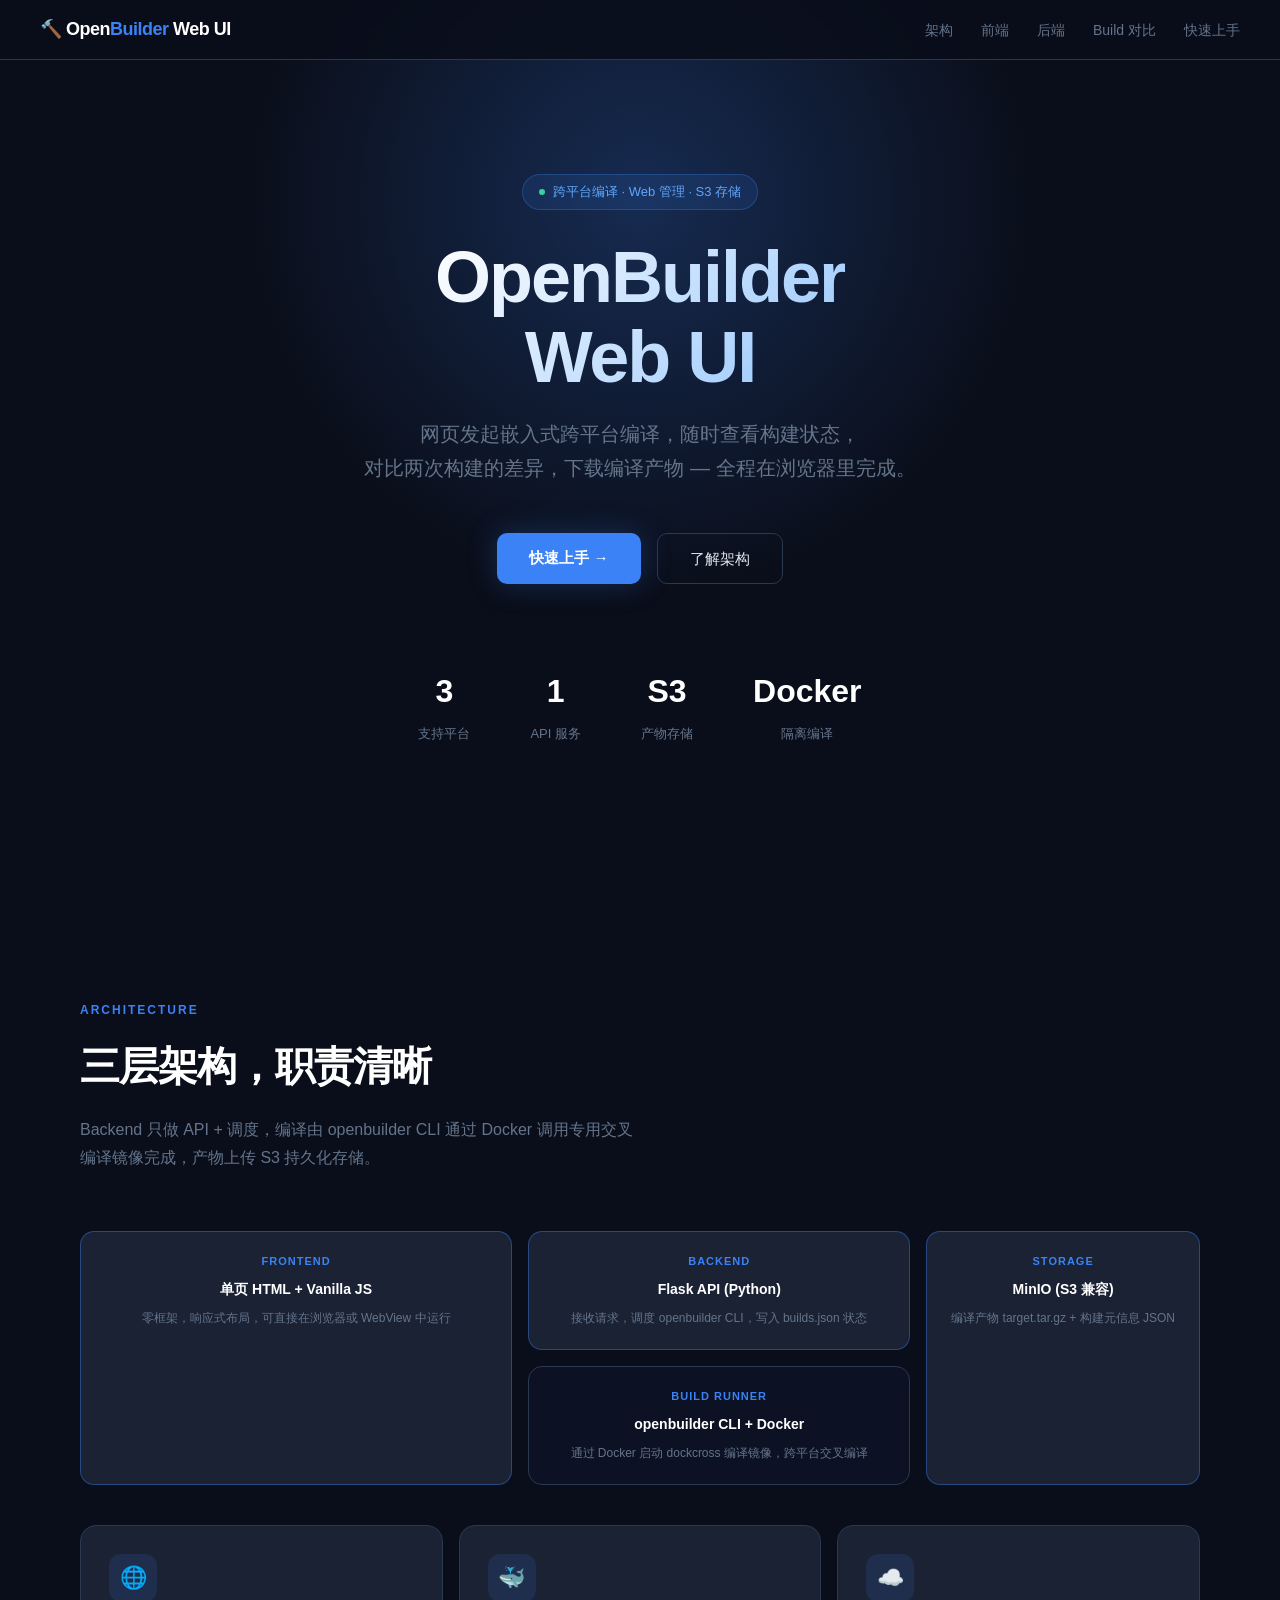
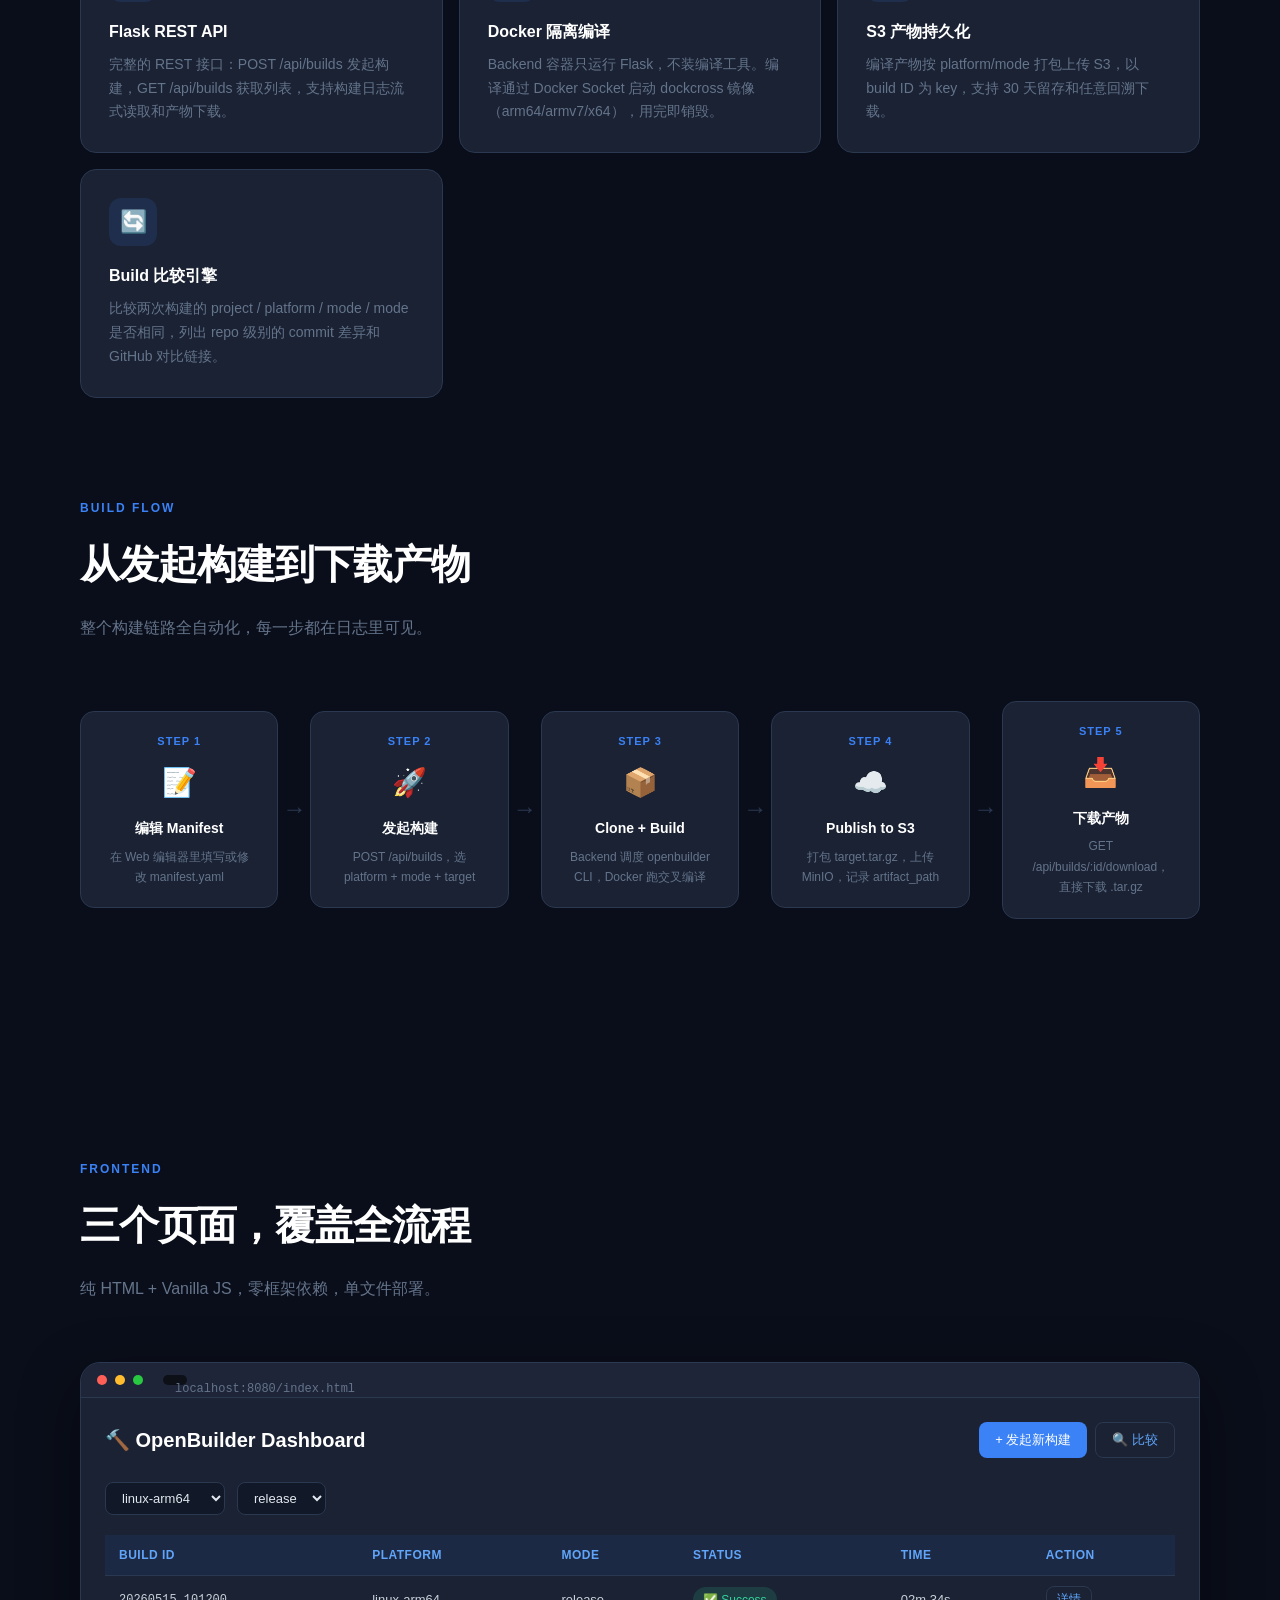
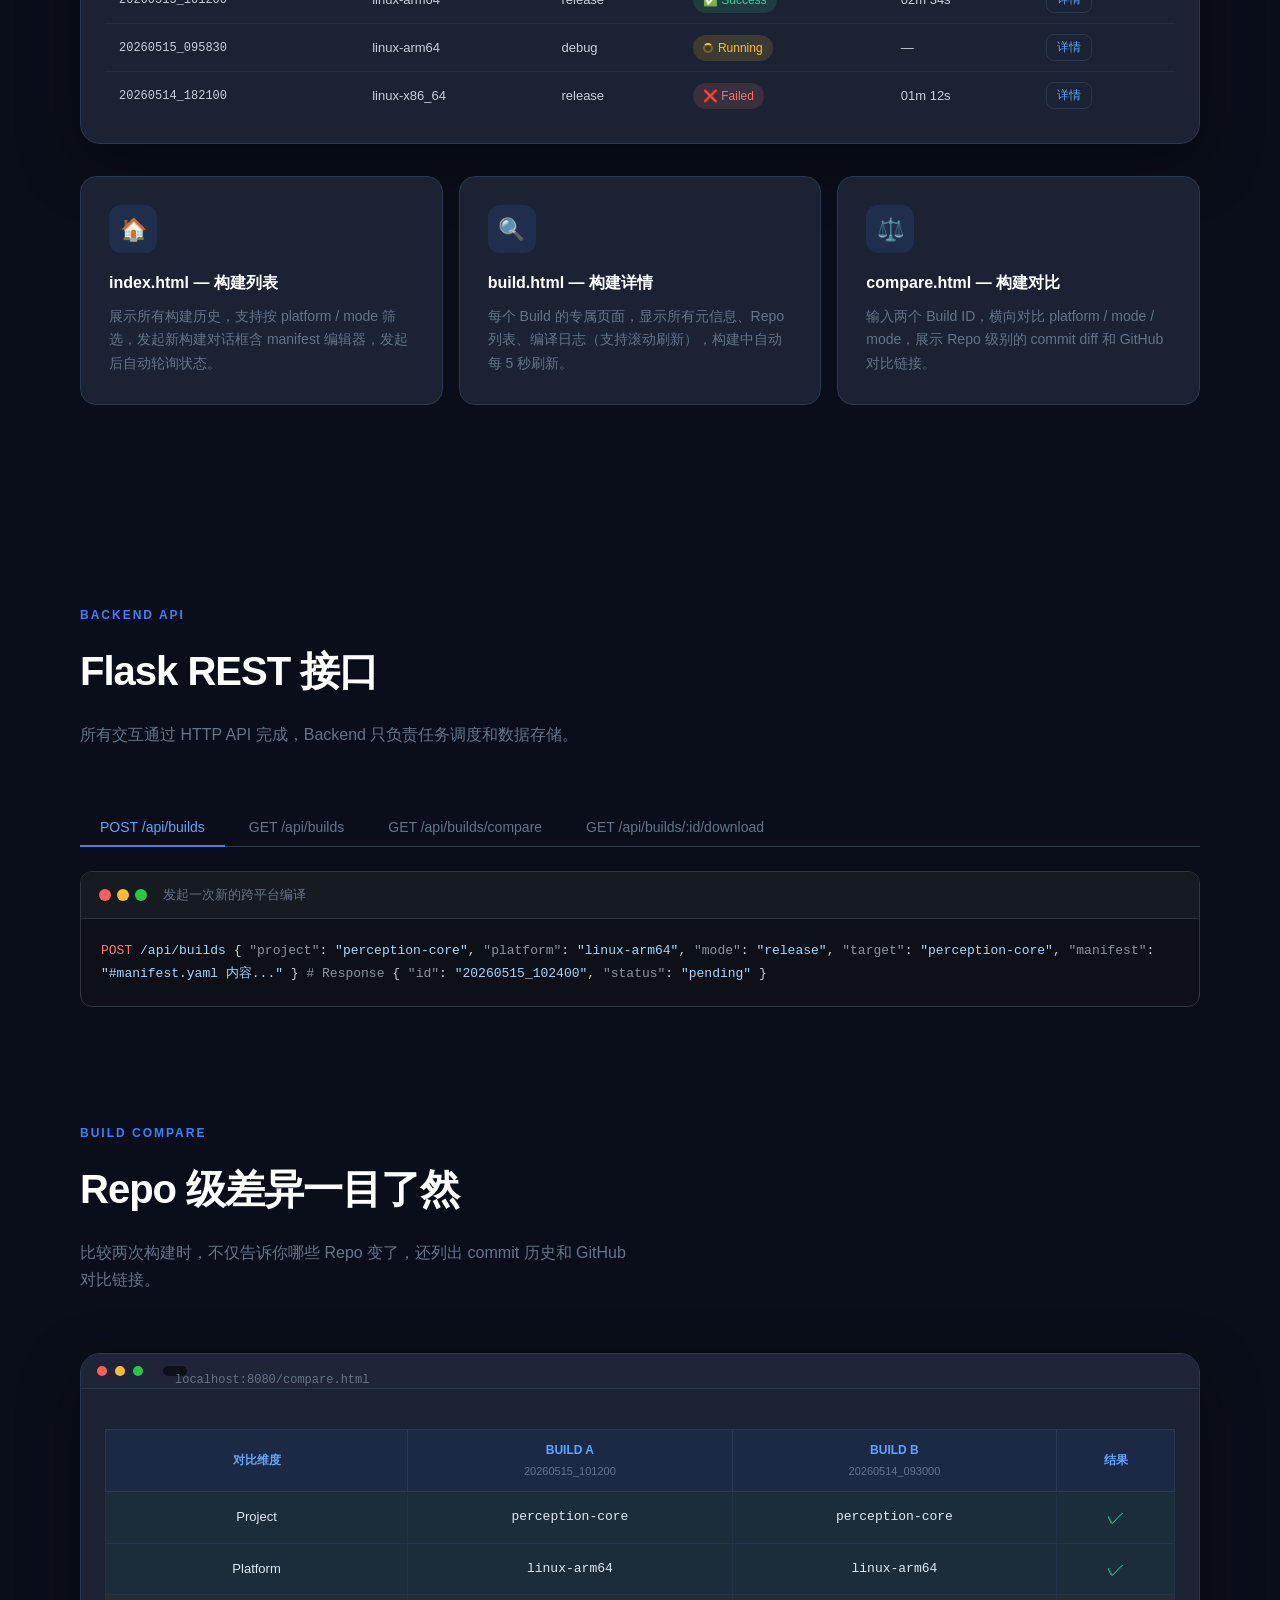
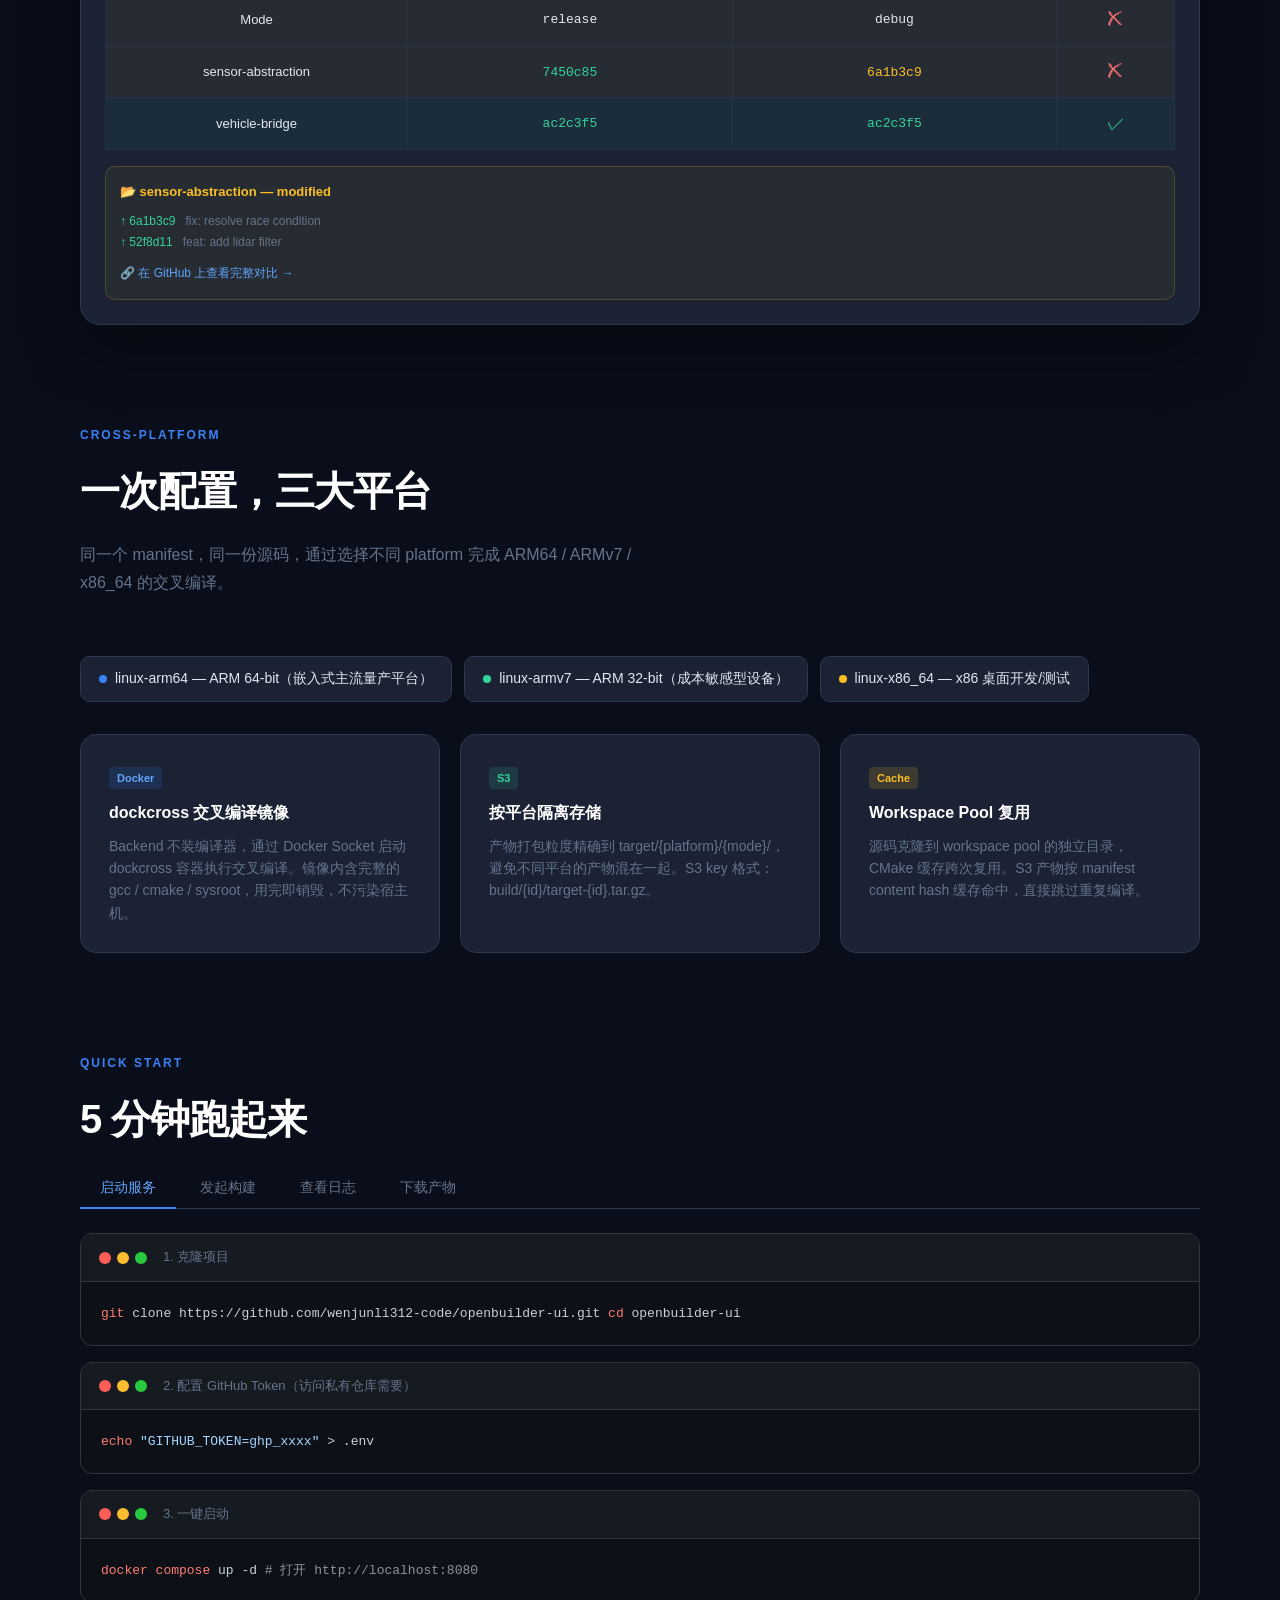
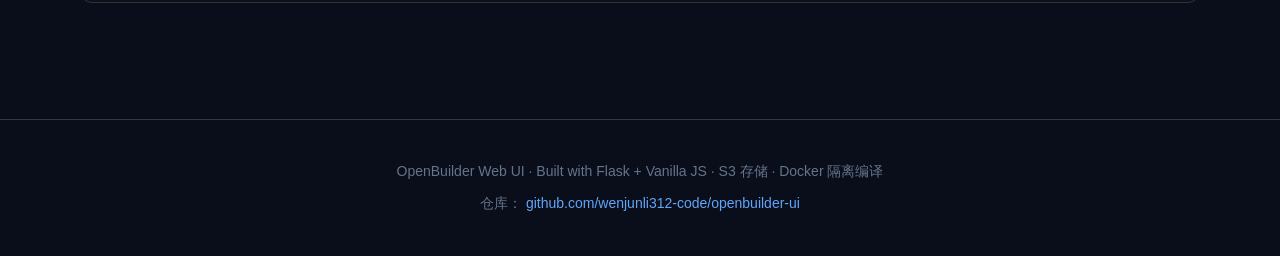
<file: PRODUCT_downloaded.html>
<!DOCTYPE html>
<html lang="zh-CN">
<head>
<meta charset="UTF-8">
<meta name="viewport" content="width=device-width, initial-scale=1.0">
<title>OpenBuilder Web UI - 产品介绍</title>
<style>
  :root {
    --bg: #0a0e1a;
    --surface: #111827;
    --card: #1a2234;
    --border: #2a3850;
    --accent: #3b82f6;
    --accent2: #60a5fa;
    --accent-glow: rgba(59,130,246,0.25);
    --text: #e2e8f0;
    --muted: #64748b;
    --green: #34d399;
    --amber: #fbbf24;
    --red: #f87171;
    --code-bg: #0d1117;
    --code-border: #30363d;
  }

  * { box-sizing: border-box; margin: 0; padding: 0; }

  body {
    font-family: 'Inter', -apple-system, BlinkMacSystemFont, 'Segoe UI', sans-serif;
    background: var(--bg);
    color: var(--text);
    line-height: 1.7;
    overflow-x: hidden;
  }

  /* ── NAV ── */
  nav {
    position: fixed;
    top: 0; left: 0; right: 0;
    z-index: 100;
    display: flex;
    align-items: center;
    justify-content: space-between;
    padding: 0 40px;
    height: 60px;
    background: rgba(10,14,26,0.85);
    backdrop-filter: blur(12px);
    border-bottom: 1px solid var(--border);
  }
  nav .logo {
    font-size: 18px;
    font-weight: 700;
    color: white;
    letter-spacing: -0.5px;
  }
  nav .logo span { color: var(--accent); }
  nav .nav-links { display: flex; gap: 28px; list-style: none; }
  nav .nav-links a {
    color: var(--muted);
    text-decoration: none;
    font-size: 14px;
    transition: color 0.2s;
  }
  nav .nav-links a:hover { color: var(--text); }

  /* ── HERO ── */
  .hero {
    min-height: 100vh;
    display: flex;
    flex-direction: column;
    align-items: center;
    justify-content: center;
    text-align: center;
    padding: 100px 24px 80px;
    position: relative;
    overflow: hidden;
  }
  .hero::before {
    content: '';
    position: absolute;
    top: -200px; left: 50%;
    transform: translateX(-50%);
    width: 800px; height: 800px;
    background: radial-gradient(circle, var(--accent-glow) 0%, transparent 70%);
    pointer-events: none;
  }
  .hero-badge {
    display: inline-flex;
    align-items: center;
    gap: 8px;
    padding: 6px 16px;
    background: rgba(59,130,246,0.12);
    border: 1px solid rgba(59,130,246,0.3);
    border-radius: 100px;
    font-size: 13px;
    color: var(--accent2);
    margin-bottom: 28px;
  }
  .hero-badge .dot {
    width: 6px; height: 6px;
    background: var(--green);
    border-radius: 50%;
    animation: pulse 2s infinite;
  }
  @keyframes pulse {
    0%, 100% { opacity: 1; }
    50% { opacity: 0.4; }
  }
  .hero h1 {
    font-size: clamp(40px, 7vw, 72px);
    font-weight: 800;
    letter-spacing: -2px;
    line-height: 1.1;
    margin-bottom: 20px;
    background: linear-gradient(135deg, #fff 0%, #93c5fd 100%);
    -webkit-background-clip: text;
    -webkit-text-fill-color: transparent;
  }
  .hero p {
    font-size: clamp(16px, 2vw, 20px);
    color: var(--muted);
    max-width: 600px;
    margin-bottom: 48px;
  }
  .hero-actions { display: flex; gap: 16px; flex-wrap: wrap; justify-content: center; }
  .btn-primary {
    padding: 12px 32px;
    background: var(--accent);
    color: white;
    border: none;
    border-radius: 10px;
    font-size: 15px;
    font-weight: 600;
    cursor: pointer;
    text-decoration: none;
    transition: all 0.2s;
    box-shadow: 0 0 30px var(--accent-glow);
  }
  .btn-primary:hover { background: #2563eb; transform: translateY(-1px); }
  .btn-secondary {
    padding: 12px 32px;
    background: transparent;
    color: var(--text);
    border: 1px solid var(--border);
    border-radius: 10px;
    font-size: 15px;
    font-weight: 500;
    cursor: pointer;
    text-decoration: none;
    transition: all 0.2s;
  }
  .btn-secondary:hover { border-color: var(--accent); color: var(--accent2); }
  .hero-stats {
    display: flex;
    gap: 60px;
    margin-top: 80px;
    flex-wrap: wrap;
    justify-content: center;
  }
  .hero-stat .num {
    font-size: 32px;
    font-weight: 800;
    color: white;
    display: block;
  }
  .hero-stat .label { font-size: 13px; color: var(--muted); }

  /* ── SECTION ── */
  section { padding: 100px 40px; max-width: 1200px; margin: 0 auto; }
  .section-tag {
    font-size: 12px;
    font-weight: 700;
    text-transform: uppercase;
    letter-spacing: 2px;
    color: var(--accent);
    margin-bottom: 12px;
  }
  .section-title {
    font-size: clamp(28px, 4vw, 40px);
    font-weight: 800;
    letter-spacing: -1px;
    margin-bottom: 16px;
    color: white;
  }
  .section-desc {
    font-size: 16px;
    color: var(--muted);
    max-width: 560px;
    margin-bottom: 60px;
  }

  /* ── ARCHITECTURE ── */
  .arch-grid {
    display: grid;
    grid-template-columns: repeat(auto-fit, minmax(280px, 1fr));
    gap: 16px;
  }
  .arch-card {
    background: var(--card);
    border: 1px solid var(--border);
    border-radius: 16px;
    padding: 28px;
    transition: all 0.3s;
    cursor: default;
    position: relative;
    overflow: hidden;
  }
  .arch-card::before {
    content: '';
    position: absolute;
    top: 0; left: 0; right: 0;
    height: 2px;
    background: linear-gradient(90deg, var(--accent), var(--accent2));
    opacity: 0;
    transition: opacity 0.3s;
  }
  .arch-card:hover { border-color: rgba(59,130,246,0.4); transform: translateY(-3px); }
  .arch-card:hover::before { opacity: 1; }
  .arch-card .icon {
    width: 48px; height: 48px;
    background: rgba(59,130,246,0.12);
    border-radius: 12px;
    display: flex;
    align-items: center;
    justify-content: center;
    font-size: 22px;
    margin-bottom: 16px;
  }
  .arch-card h3 { font-size: 16px; font-weight: 700; margin-bottom: 8px; color: white; }
  .arch-card p { font-size: 14px; color: var(--muted); }

  /* ── FLOW DIAGRAM ── */
  .flow {
    display: flex;
    align-items: center;
    justify-content: center;
    gap: 0;
    flex-wrap: wrap;
    margin: 40px 0;
    position: relative;
  }
  .flow-step {
    background: var(--card);
    border: 1px solid var(--border);
    border-radius: 14px;
    padding: 20px 24px;
    text-align: center;
    min-width: 160px;
    flex: 1;
    transition: all 0.3s;
  }
  .flow-step:hover { border-color: rgba(59,130,246,0.5); transform: translateY(-2px); }
  .flow-step .step-num {
    font-size: 11px;
    font-weight: 700;
    color: var(--accent);
    text-transform: uppercase;
    letter-spacing: 1px;
    margin-bottom: 8px;
  }
  .flow-step .step-icon { font-size: 28px; margin-bottom: 10px; }
  .flow-step h4 { font-size: 14px; font-weight: 600; margin-bottom: 6px; color: white; }
  .flow-step p { font-size: 12px; color: var(--muted); }
  .flow-arrow {
    font-size: 24px;
    color: var(--border);
    padding: 0 4px;
    flex-shrink: 0;
  }

  /* ── CODE BLOCK ── */
  .code-block {
    background: var(--code-bg);
    border: 1px solid var(--code-border);
    border-radius: 12px;
    overflow: hidden;
    margin: 16px 0;
  }
  .code-header {
    display: flex;
    align-items: center;
    gap: 8px;
    padding: 12px 18px;
    background: #161b22;
    border-bottom: 1px solid var(--code-border);
    font-size: 13px;
  }
  .code-dots { display: flex; gap: 6px; }
  .code-dots span { width: 12px; height: 12px; border-radius: 50%; }
  .code-dots span:nth-child(1) { background: #ff5f57; }
  .code-dots span:nth-child(2) { background: #febc2e; }
  .code-dots span:nth-child(3) { background: #28c840; }
  .code-title { color: var(--muted); margin-left: 8px; }
  .code-body {
    padding: 20px;
    font-family: 'SF Mono', 'Menlo', 'Consolas', monospace;
    font-size: 13px;
    line-height: 1.8;
    overflow-x: auto;
    color: #c9d1d9;
  }
  .code-body .k { color: #ff7b72; }
  .code-body .s { color: #a5d6ff; }
  .code-body .c { color: #8b949e; }
  .code-body .v { color: #79c0ff; }
  .code-body .n { color: #7ee787; }

  /* ── TABS ── */
  .tabs { display: flex; gap: 4px; margin-bottom: 24px; border-bottom: 1px solid var(--border); flex-wrap: wrap; }
  .tab-btn {
    padding: 10px 20px;
    background: none;
    border: none;
    border-bottom: 2px solid transparent;
    color: var(--muted);
    font-size: 14px;
    font-weight: 500;
    cursor: pointer;
    transition: all 0.2s;
    margin-bottom: -1px;
  }
  .tab-btn:hover { color: var(--text); }
  .tab-btn.active { color: var(--accent2); border-bottom-color: var(--accent); }
  .tab-panel { display: none; }
  .tab-panel.active { display: block; }

  /* ── UI MOCKUP ── */
  .mockup-wrap {
    background: var(--card);
    border: 1px solid var(--border);
    border-radius: 20px;
    overflow: hidden;
    box-shadow: 0 20px 60px rgba(0,0,0,0.4);
  }
  .mockup-bar {
    display: flex;
    align-items: center;
    gap: 8px;
    padding: 12px 16px;
    background: #1e2538;
    border-bottom: 1px solid var(--border);
  }
  .mockup-bar span { width: 10px; height: 10px; border-radius: 50%; }
  .mockup-bar span:nth-child(1) { background: #ff5f57; }
  .mockup-bar span:nth-child(2) { background: #febc2e; }
  .mockup-bar span:nth-child(3) { background: #28c840; }
  .mockup-bar .url {
    margin-left: 12px;
    padding: 4px 12px;
    background: var(--code-bg);
    border-radius: 6px;
    font-size: 12px;
    color: var(--muted);
    font-family: monospace;
  }

  /* ── MOCKUP INTERNAL STYLES ── */
  .mock-body { padding: 24px; }
  .mock-header {
    display: flex;
    align-items: center;
    justify-content: space-between;
    margin-bottom: 24px;
    flex-wrap: wrap;
    gap: 12px;
  }
  .mock-header h2 { font-size: 20px; font-weight: 700; color: white; }
  .mock-header-actions { display: flex; gap: 8px; }
  .mock-btn {
    padding: 8px 16px;
    border-radius: 8px;
    font-size: 13px;
    font-weight: 500;
    cursor: pointer;
    border: none;
    transition: all 0.2s;
  }
  .mock-btn-blue { background: var(--accent); color: white; }
  .mock-btn-blue:hover { background: #2563eb; }
  .mock-btn-outline { background: transparent; color: var(--accent2); border: 1px solid var(--border); }
  .mock-btn-outline:hover { border-color: var(--accent); }
  .mock-form {
    display: flex;
    gap: 12px;
    margin-bottom: 20px;
    flex-wrap: wrap;
    align-items: center;
  }
  .mock-select, .mock-input {
    padding: 7px 12px;
    background: var(--surface);
    border: 1px solid var(--border);
    border-radius: 8px;
    color: var(--text);
    font-size: 13px;
  }
  .mock-table {
    width: 100%;
    border-collapse: collapse;
    font-size: 13px;
  }
  .mock-table th {
    text-align: left;
    padding: 10px 14px;
    background: rgba(59,130,246,0.08);
    color: var(--accent2);
    font-weight: 600;
    border-bottom: 1px solid var(--border);
    font-size: 12px;
    text-transform: uppercase;
    letter-spacing: 0.5px;
  }
  .mock-table td {
    padding: 10px 14px;
    border-bottom: 1px solid rgba(42,56,80,0.5);
    color: #c9d1d9;
  }
  .mock-table tr:last-child td { border-bottom: none; }
  .status-badge {
    display: inline-flex;
    align-items: center;
    gap: 5px;
    padding: 3px 10px;
    border-radius: 100px;
    font-size: 12px;
    font-weight: 500;
  }
  .status-success { background: rgba(52,211,153,0.15); color: var(--green); }
  .status-running { background: rgba(251,191,36,0.15); color: var(--amber); }
  .status-running .spinner {
    width: 10px; height: 10px;
    border: 2px solid rgba(251,191,36,0.3);
    border-top-color: var(--amber);
    border-radius: 50%;
    animation: spin 0.8s linear infinite;
  }
  @keyframes spin { to { transform: rotate(360deg); } }
  .status-failed { background: rgba(248,113,113,0.15); color: var(--red); }

  /* ── FEATURE CARDS ── */
  .feat-grid {
    display: grid;
    grid-template-columns: repeat(auto-fit, minmax(320px, 1fr));
    gap: 20px;
  }
  .feat-card {
    background: var(--card);
    border: 1px solid var(--border);
    border-radius: 16px;
    padding: 28px;
  }
  .feat-card .feat-icon {
    width: 44px; height: 44px;
    border-radius: 10px;
    display: flex;
    align-items: center;
    justify-content: center;
    font-size: 20px;
    margin-bottom: 14px;
  }
  .feat-card h3 { font-size: 16px; font-weight: 700; margin-bottom: 8px; color: white; }
  .feat-card p { font-size: 14px; color: var(--muted); line-height: 1.6; }
  .feat-tag {
    display: inline-block;
    padding: 2px 8px;
    border-radius: 4px;
    font-size: 11px;
    font-weight: 600;
    margin-bottom: 10px;
  }
  .feat-tag-blue { background: rgba(59,130,246,0.15); color: var(--accent2); }
  .feat-tag-green { background: rgba(52,211,153,0.15); color: var(--green); }
  .feat-tag-amber { background: rgba(251,191,36,0.15); color: var(--amber); }

  /* ── COMPARE MOCKUP ── */
  .compare-table {
    width: 100%;
    border-collapse: collapse;
    margin: 16px 0;
    font-size: 13px;
  }
  .compare-table th {
    background: rgba(59,130,246,0.08);
    color: var(--accent2);
    font-weight: 600;
    text-align: center;
    padding: 10px 14px;
    border: 1px solid var(--border);
    font-size: 12px;
    text-transform: uppercase;
  }
  .compare-table td {
    padding: 10px 14px;
    border: 1px solid rgba(42,56,80,0.6);
    text-align: center;
  }
  .compare-table .check { color: var(--green); font-size: 18px; }
  .compare-table .cross { color: var(--red); font-size: 18px; }
  .compare-table .same { background: rgba(52,211,153,0.06); }
  .compare-table .diff { background: rgba(251,191,36,0.06); }

  /* ── PLATFORM BADGE ── */
  .platform-grid {
    display: flex;
    gap: 12px;
    flex-wrap: wrap;
    margin: 20px 0;
  }
  .platform-badge {
    display: flex;
    align-items: center;
    gap: 8px;
    padding: 10px 18px;
    background: var(--card);
    border: 1px solid var(--border);
    border-radius: 10px;
    font-size: 14px;
    font-weight: 500;
    transition: all 0.2s;
  }
  .platform-badge:hover { border-color: var(--accent); }
  .platform-badge .chip {
    width: 8px; height: 8px;
    border-radius: 50%;
    background: var(--green);
  }

  /* ── DOCKER ARCH ── */
  .docker-visual {
    display: flex;
    align-items: stretch;
    gap: 16px;
    margin: 32px 0;
    flex-wrap: wrap;
    justify-content: center;
  }
  .docker-box {
    background: var(--card);
    border: 1px solid var(--border);
    border-radius: 14px;
    padding: 20px 24px;
    min-width: 200px;
    text-align: center;
    position: relative;
  }
  .docker-box.top-box { border-color: rgba(59,130,246,0.4); }
  .docker-box.bottom-box { background: rgba(59,130,246,0.04); }
  .docker-box h4 { font-size: 14px; font-weight: 600; color: white; margin-bottom: 6px; }
  .docker-box p { font-size: 12px; color: var(--muted); }
  .docker-label {
    font-size: 11px;
    font-weight: 700;
    text-transform: uppercase;
    letter-spacing: 1px;
    color: var(--accent);
    margin-bottom: 8px;
  }

  /* ── FOOTER ── */
  footer {
    border-top: 1px solid var(--border);
    padding: 40px 40px;
    text-align: center;
    color: var(--muted);
    font-size: 14px;
  }

  /* ── ANIMATIONS ── */
  @keyframes fadeUp {
    from { opacity: 0; transform: translateY(30px); }
    to { opacity: 1; transform: translateY(0); }
  }
  .fade-up { animation: fadeUp 0.7s ease both; }
  .delay-1 { animation-delay: 0.1s; }
  .delay-2 { animation-delay: 0.2s; }
  .delay-3 { animation-delay: 0.3s; }
  .delay-4 { animation-delay: 0.4s; }

  /* ── RESPONSIVE ── */
  @media (max-width: 768px) {
    section { padding: 60px 20px; }
    nav { padding: 0 20px; }
    .hero-stats { gap: 30px; }
    .flow-arrow { display: none; }
    .flow-step { min-width: 140px; }
    .tabs { gap: 2px; }
  }

  /* ── SCROLL REVEAL ── */
  .reveal {
    opacity: 0;
    transform: translateY(20px);
    transition: all 0.6s ease;
  }
  .reveal.visible {
    opacity: 1;
    transform: translateY(0);
  }
</style>
</head>
<body>

<!-- NAV -->
<nav>
  <div class="logo">🔨 Open<span>Builder</span> Web UI</div>
  <ul class="nav-links">
    <li><a href="#architecture">架构</a></li>
    <li><a href="#frontend">前端</a></li>
    <li><a href="#backend">后端</a></li>
    <li><a href="#compare">Build 对比</a></li>
    <li><a href="#quickstart">快速上手</a></li>
  </ul>
</nav>

<!-- HERO -->
<div class="hero">
  <div class="hero-badge fade-up">
    <span class="dot"></span>
    跨平台编译 · Web 管理 · S3 存储
  </div>
  <h1 class="fade-up delay-1">OpenBuilder<br>Web UI</h1>
  <p class="fade-up delay-2">网页发起嵌入式跨平台编译，随时查看构建状态，<br>对比两次构建的差异，下载编译产物 — 全程在浏览器里完成。</p>
  <div class="hero-actions fade-up delay-3">
    <a href="#quickstart" class="btn-primary">快速上手 →</a>
    <a href="#architecture" class="btn-secondary">了解架构</a>
  </div>
  <div class="hero-stats fade-up delay-4">
    <div class="hero-stat">
      <span class="num">3</span>
      <span class="label">支持平台</span>
    </div>
    <div class="hero-stat">
      <span class="num">1</span>
      <span class="label">API 服务</span>
    </div>
    <div class="hero-stat">
      <span class="num">S3</span>
      <span class="label">产物存储</span>
    </div>
    <div class="hero-stat">
      <span class="num">Docker</span>
      <span class="label">隔离编译</span>
    </div>
  </div>
</div>

<!-- ARCHITECTURE -->
<section id="architecture">
  <div class="section-tag">Architecture</div>
  <h2 class="section-title">三层架构，职责清晰</h2>
  <p class="section-desc">Backend 只做 API + 调度，编译由 openbuilder CLI 通过 Docker 调用专用交叉编译镜像完成，产物上传 S3 持久化存储。</p>

  <div class="docker-visual">
    <div class="docker-box top-box" style="flex:2; min-width:300px;">
      <div class="docker-label">Frontend</div>
      <h4>单页 HTML + Vanilla JS</h4>
      <p>零框架，响应式布局，可直接在浏览器或 WebView 中运行</p>
    </div>
    <div style="display:flex;flex-direction:column;gap:16px;flex:2;min-width:300px;">
      <div class="docker-box top-box">
        <div class="docker-label">Backend</div>
        <h4>Flask API (Python)</h4>
        <p>接收请求，调度 openbuilder CLI，写入 builds.json 状态</p>
      </div>
      <div class="docker-box bottom-box">
        <div class="docker-label">Build Runner</div>
        <h4>openbuilder CLI + Docker</h4>
        <p>通过 Docker 启动 dockcross 编译镜像，跨平台交叉编译</p>
      </div>
    </div>
    <div class="docker-box top-box">
      <div class="docker-label">Storage</div>
      <h4>MinIO (S3 兼容)</h4>
      <p>编译产物 target.tar.gz + 构建元信息 JSON</p>
    </div>
  </div>

  <div class="arch-grid" style="margin-top:40px;">
    <div class="arch-card reveal">
      <div class="icon">🌐</div>
      <h3>Flask REST API</h3>
      <p>完整的 REST 接口：POST /api/builds 发起构建，GET /api/builds 获取列表，支持构建日志流式读取和产物下载。</p>
    </div>
    <div class="arch-card reveal">
      <div class="icon">🐳</div>
      <h3>Docker 隔离编译</h3>
      <p>Backend 容器只运行 Flask，不装编译工具。编译通过 Docker Socket 启动 dockcross 镜像（arm64/armv7/x64），用完即销毁。</p>
    </div>
    <div class="arch-card reveal">
      <div class="icon">☁️</div>
      <h3>S3 产物持久化</h3>
      <p>编译产物按 platform/mode 打包上传 S3，以 build ID 为 key，支持 30 天留存和任意回溯下载。</p>
    </div>
    <div class="arch-card reveal">
      <div class="icon">🔄</div>
      <h3>Build 比较引擎</h3>
      <p>比较两次构建的 project / platform / mode / mode 是否相同，列出 repo 级别的 commit 差异和 GitHub 对比链接。</p>
    </div>
  </div>
</section>

<!-- BUILD FLOW -->
<section id="flow" style="padding-top:0;">
  <div class="section-tag">Build Flow</div>
  <h2 class="section-title">从发起构建到下载产物</h2>
  <p class="section-desc">整个构建链路全自动化，每一步都在日志里可见。</p>

  <div class="flow">
    <div class="flow-step">
      <div class="step-num">Step 1</div>
      <div class="step-icon">📝</div>
      <h4>编辑 Manifest</h4>
      <p>在 Web 编辑器里填写或修改 manifest.yaml</p>
    </div>
    <div class="flow-arrow">→</div>
    <div class="flow-step">
      <div class="step-num">Step 2</div>
      <div class="step-icon">🚀</div>
      <h4>发起构建</h4>
      <p>POST /api/builds，选 platform + mode + target</p>
    </div>
    <div class="flow-arrow">→</div>
    <div class="flow-step">
      <div class="step-num">Step 3</div>
      <div class="step-icon">📦</div>
      <h4>Clone + Build</h4>
      <p>Backend 调度 openbuilder CLI，Docker 跑交叉编译</p>
    </div>
    <div class="flow-arrow">→</div>
    <div class="flow-step">
      <div class="step-num">Step 4</div>
      <div class="step-icon">☁️</div>
      <h4>Publish to S3</h4>
      <p>打包 target.tar.gz，上传 MinIO，记录 artifact_path</p>
    </div>
    <div class="flow-arrow">→</div>
    <div class="flow-step">
      <div class="step-num">Step 5</div>
      <div class="step-icon">📥</div>
      <h4>下载产物</h4>
      <p>GET /api/builds/:id/download，直接下载 .tar.gz</p>
    </div>
  </div>
</section>

<!-- FRONTEND -->
<section id="frontend">
  <div class="section-tag">Frontend</div>
  <h2 class="section-title">三个页面，覆盖全流程</h2>
  <p class="section-desc">纯 HTML + Vanilla JS，零框架依赖，单文件部署。</p>

  <!-- Dashboard Mockup -->
  <div class="mockup-wrap reveal" style="margin-bottom:32px;">
    <div class="mockup-bar">
      <span></span><span></span><span></span>
      <span class="url">localhost:8080/index.html</span>
    </div>
    <div class="mock-body">
      <div class="mock-header">
        <h2>🔨 OpenBuilder Dashboard</h2>
        <div class="mock-header-actions">
          <button class="mock-btn mock-btn-blue">+ 发起新构建</button>
          <button class="mock-btn mock-btn-outline">🔍 比较</button>
        </div>
      </div>
      <div class="mock-form">
        <select class="mock-select">
          <option>linux-arm64</option>
          <option>linux-armv7</option>
          <option>linux-x86_64</option>
        </select>
        <select class="mock-select">
          <option>release</option>
          <option>debug</option>
        </select>
      </div>
      <table class="mock-table">
        <thead>
          <tr>
            <th>Build ID</th><th>Platform</th><th>Mode</th><th>Status</th><th>Time</th><th>Action</th>
          </tr>
        </thead>
        <tbody>
          <tr>
            <td style="font-family:monospace;font-size:12px;">20260515_101200</td>
            <td>linux-arm64</td>
            <td>release</td>
            <td><span class="status-badge status-success">✅ Success</span></td>
            <td>02m 34s</td>
            <td><button class="mock-btn mock-btn-outline" style="padding:4px 10px;font-size:12px;">详情</button></td>
          </tr>
          <tr>
            <td style="font-family:monospace;font-size:12px;">20260515_095830</td>
            <td>linux-arm64</td>
            <td>debug</td>
            <td><span class="status-badge status-running"><span class="spinner"></span> Running</span></td>
            <td>—</td>
            <td><button class="mock-btn mock-btn-outline" style="padding:4px 10px;font-size:12px;">详情</button></td>
          </tr>
          <tr>
            <td style="font-family:monospace;font-size:12px;">20260514_182100</td>
            <td>linux-x86_64</td>
            <td>release</td>
            <td><span class="status-badge status-failed">❌ Failed</span></td>
            <td>01m 12s</td>
            <td><button class="mock-btn mock-btn-outline" style="padding:4px 10px;font-size:12px;">详情</button></td>
          </tr>
        </tbody>
      </table>
    </div>
  </div>

  <div class="arch-grid">
    <div class="arch-card reveal">
      <div class="icon">🏠</div>
      <h3>index.html — 构建列表</h3>
      <p>展示所有构建历史，支持按 platform / mode 筛选，发起新构建对话框含 manifest 编辑器，发起后自动轮询状态。</p>
    </div>
    <div class="arch-card reveal">
      <div class="icon">🔍</div>
      <h3>build.html — 构建详情</h3>
      <p>每个 Build 的专属页面，显示所有元信息、Repo 列表、编译日志（支持滚动刷新），构建中自动每 5 秒刷新。</p>
    </div>
    <div class="arch-card reveal">
      <div class="icon">⚖️</div>
      <h3>compare.html — 构建对比</h3>
      <p>输入两个 Build ID，横向对比 platform / mode / mode，展示 Repo 级别的 commit diff 和 GitHub 对比链接。</p>
    </div>
  </div>
</section>

<!-- BACKEND -->
<section id="backend">
  <div class="section-tag">Backend API</div>
  <h2 class="section-title">Flask REST 接口</h2>
  <p class="section-desc">所有交互通过 HTTP API 完成，Backend 只负责任务调度和数据存储。</p>

  <div class="tabs">
    <button class="tab-btn active" onclick="switchTab(this, 'tab1')">POST /api/builds</button>
    <button class="tab-btn" onclick="switchTab(this, 'tab2')">GET /api/builds</button>
    <button class="tab-btn" onclick="switchTab(this, 'tab3')">GET /api/builds/compare</button>
    <button class="tab-btn" onclick="switchTab(this, 'tab4')">GET /api/builds/:id/download</button>
  </div>

  <div id="tab1" class="tab-panel active">
    <div class="code-block">
      <div class="code-header">
        <div class="code-dots"><span></span><span></span><span></span></div>
        <span class="code-title">发起一次新的跨平台编译</span>
      </div>
      <div class="code-body"><span class="k">POST</span> <span class="s">/api/builds</span>
{
  <span class="c">"project"</span>:  <span class="s">"perception-core"</span>,
  <span class="c">"platform"</span>: <span class="s">"linux-arm64"</span>,
  <span class="c">"mode"</span>:    <span class="s">"release"</span>,
  <span class="c">"target"</span>:   <span class="s">"perception-core"</span>,
  <span class="c">"manifest"</span>: <span class="s">"#manifest.yaml 内容..."</span>
}

<span class="c"># Response</span>
{
  <span class="c">"id"</span>:     <span class="s">"20260515_102400"</span>,
  <span class="c">"status"</span>: <span class="s">"pending"</span>
}</div>
    </div>
  </div>

  <div id="tab2" class="tab-panel">
    <div class="code-block">
      <div class="code-header">
        <div class="code-dots"><span></span><span></span><span></span></div>
        <span class="code-title">获取所有构建列表</span>
      </div>
      <div class="code-body"><span class="k">GET</span> <span class="s">/api/builds</span>

<span class="c"># Response</span>
{
  <span class="c">"builds"</span>: [
    {
      <span class="c">"id"</span>:         <span class="s">"20260515_101200"</span>,
      <span class="c">"project"</span>:   <span class="s">"perception-core"</span>,
      <span class="c">"platform"</span>:  <span class="s">"linux-arm64"</span>,
      <span class="c">"mode"</span>:      <span class="s">"release"</span>,
      <span class="c">"status"</span>:    <span class="s">"success"</span>,
      <span class="c">"created_at"</span>: <span class="s">"2026-05-15T10:12:00"</span>,
      <span class="c">"repos"</span>: [
        { <span class="c">"name"</span>: <span class="s">"sensor-abstraction"</span>, <span class="c">"branch"</span>: <span class="s">"main"</span>, <span class="c">"commit"</span>: <span class="s">"7450c85"</span> },
        { <span class="c">"name"</span>: <span class="s">"vehicle-bridge"</span>, <span class="c">"branch"</span>: <span class="s">"develop"</span>, <span class="c">"commit"</span>: <span class="s">"ac2c3f5"</span> }
      ]
    }
  ]
}</div>
    </div>
  </div>

  <div id="tab3" class="tab-panel">
    <div class="code-block">
      <div class="code-header">
        <div class="code-dots"><span></span><span></span><span></span></div>
        <span class="code-title">比较两个构建的差异</span>
      </div>
      <div class="code-body"><span class="k">GET</span> <span class="s">/api/builds/compare?left=20260515_101200&right=20260514_093000</span>

<span class="c"># Response — repo_comparisons 数组</span>
[
  {
    <span class="c">"name"</span>:  <span class="s">"sensor-abstraction"</span>,
    <span class="c">"status"</span>: <span class="s">"modified"</span>,
    <span class="c">"left_commit"</span>:  <span class="s">"7450c85"</span>,
    <span class="c">"right_commit"</span>: <span class="s">"6a1b3c9"</span>,
    <span class="c">"commits_diff"</span>: [
      { <span class="c">"hash"</span>: <span class="s">"6a1b3c9"</span>, <span class="c">"message"</span>: <span class="s">"fix: resolve race condition"</span>, <span class="c">"direction"</span>: <span class="s">"newer"</span> },
      { <span class="c">"hash"</span>: <span class="s">"52f8d11"</span>, <span class="c">"message"</span>: <span class="s">"feat: add lidar filter"</span>, <span class="c">"direction"</span>: <span class="s">"newer"</span> }
    ],
    <span class="c">"github_compare_url"</span>: <span class="s">"https://github.com/.../compare/7450c85..6a1b3c9"</span>
  }
]</div>
    </div>
  </div>

  <div id="tab4" class="tab-panel">
    <div class="code-block">
      <div class="code-header">
        <div class="code-dots"><span></span><span></span><span></span></div>
        <span class="code-title">下载编译产物</span>
      </div>
      <div class="code-body"><span class="k">GET</span> <span class="s">/api/builds/{build_id}/download</span>

<span class="c"># 仅在 status == "success" 时可用</span>
<span class="c"># Backend 从 S3 下载产物，以 attachment 形式返回 .tar.gz 文件</span></div>
    </div>
  </div>
</section>

<!-- COMPARE -->
<section id="compare" style="padding-top:0;">
  <div class="section-tag">Build Compare</div>
  <h2 class="section-title">Repo 级差异一目了然</h2>
  <p class="section-desc">比较两次构建时，不仅告诉你哪些 Repo 变了，还列出 commit 历史和 GitHub 对比链接。</p>

  <div class="mockup-wrap reveal">
    <div class="mockup-bar">
      <span></span><span></span><span></span>
      <span class="url">localhost:8080/compare.html</span>
    </div>
    <div class="mock-body">
      <table class="compare-table">
        <thead>
          <tr>
            <th>对比维度</th>
            <th>Build A<br><span style="font-size:11px;font-weight:400;color:var(--muted)">20260515_101200</span></th>
            <th>Build B<br><span style="font-size:11px;font-weight:400;color:var(--muted)">20260514_093000</span></th>
            <th>结果</th>
          </tr>
        </thead>
        <tbody>
          <tr class="same">
            <td>Project</td>
            <td style="font-family:monospace;">perception-core</td>
            <td style="font-family:monospace;">perception-core</td>
            <td><span class="check">✓</span></td>
          </tr>
          <tr class="same">
            <td>Platform</td>
            <td style="font-family:monospace;">linux-arm64</td>
            <td style="font-family:monospace;">linux-arm64</td>
            <td><span class="check">✓</span></td>
          </tr>
          <tr class="diff">
            <td>Mode</td>
            <td style="font-family:monospace;">release</td>
            <td style="font-family:monospace;">debug</td>
            <td><span class="cross">✗</span></td>
          </tr>
          <tr class="diff">
            <td>sensor-abstraction</td>
            <td><span style="font-family:monospace;color:var(--green);">7450c85</span></td>
            <td><span style="font-family:monospace;color:var(--amber);">6a1b3c9</span></td>
            <td><span class="cross">✗</span></td>
          </tr>
          <tr class="same">
            <td>vehicle-bridge</td>
            <td><span style="font-family:monospace;color:var(--green);">ac2c3f5</span></td>
            <td><span style="font-family:monospace;color:var(--green);">ac2c3f5</span></td>
            <td><span class="check">✓</span></td>
          </tr>
        </tbody>
      </table>
      <div style="margin-top:16px; padding:14px; background:rgba(251,191,36,0.06); border:1px solid rgba(251,191,36,0.2); border-radius:10px;">
        <div style="font-size:13px;font-weight:600;color:var(--amber);margin-bottom:8px;">📂 sensor-abstraction — modified</div>
        <div style="font-size:12px;color:var(--muted);margin-bottom:6px;">
          <span style="color:var(--green);">↑ 6a1b3c9</span> &nbsp; fix: resolve race condition<br>
          <span style="color:var(--green);">↑ 52f8d11</span> &nbsp; feat: add lidar filter
        </div>
        <a href="#" style="font-size:12px;color:var(--accent2);text-decoration:none;">🔗 在 GitHub 上查看完整对比 →</a>
      </div>
    </div>
  </div>
</section>

<!-- PLATFORM -->
<section id="platforms" style="padding-top:0;">
  <div class="section-tag">Cross-Platform</div>
  <h2 class="section-title">一次配置，三大平台</h2>
  <p class="section-desc">同一个 manifest，同一份源码，通过选择不同 platform 完成 ARM64 / ARMv7 / x86_64 的交叉编译。</p>

  <div class="platform-grid">
    <div class="platform-badge">
      <div class="chip" style="background:#3b82f6;"></div>
      linux-arm64 — ARM 64-bit（嵌入式主流量产平台）
    </div>
    <div class="platform-badge">
      <div class="chip" style="background:#34d399;"></div>
      linux-armv7 — ARM 32-bit（成本敏感型设备）
    </div>
    <div class="platform-badge">
      <div class="chip" style="background:#fbbf24;"></div>
      linux-x86_64 — x86 桌面开发/测试
    </div>
  </div>

  <div class="feat-grid" style="margin-top:32px;">
    <div class="feat-card">
      <span class="feat-tag feat-tag-blue">Docker</span>
      <h3>dockcross 交叉编译镜像</h3>
      <p>Backend 不装编译器，通过 Docker Socket 启动 dockcross 容器执行交叉编译。镜像内含完整的 gcc / cmake / sysroot，用完即销毁，不污染宿主机。</p>
    </div>
    <div class="feat-card">
      <span class="feat-tag feat-tag-green">S3</span>
      <h3>按平台隔离存储</h3>
      <p>产物打包粒度精确到 target/{platform}/{mode}/，避免不同平台的产物混在一起。S3 key 格式：build/{id}/target-{id}.tar.gz。</p>
    </div>
    <div class="feat-card">
      <span class="feat-tag feat-tag-amber">Cache</span>
      <h3>Workspace Pool 复用</h3>
      <p>源码克隆到 workspace pool 的独立目录，CMake 缓存跨次复用。S3 产物按 manifest content hash 缓存命中，直接跳过重复编译。</p>
    </div>
  </div>
</section>

<!-- QUICKSTART -->
<section id="quickstart" style="padding-top:0;">
  <div class="section-tag">Quick Start</div>
  <h2 class="section-title">5 分钟跑起来</h2>

  <div class="tabs">
    <button class="tab-btn active" onclick="switchTab(this, 'qs1')">启动服务</button>
    <button class="tab-btn" onclick="switchTab(this, 'qs2')">发起构建</button>
    <button class="tab-btn" onclick="switchTab(this, 'qs3')">查看日志</button>
    <button class="tab-btn" onclick="switchTab(this, 'qs4')">下载产物</button>
  </div>

  <div id="qs1" class="tab-panel active">
    <div class="code-block">
      <div class="code-header">
        <div class="code-dots"><span></span><span></span><span></span></div>
        <span class="code-title">1. 克隆项目</span>
      </div>
      <div class="code-body"><span class="k">git</span> clone https://github.com/wenjunli312-code/openbuilder-ui.git
<span class="k">cd</span> openbuilder-ui</div>
    </div>
    <div class="code-block">
      <div class="code-header">
        <div class="code-dots"><span></span><span></span><span></span></div>
        <span class="code-title">2. 配置 GitHub Token（访问私有仓库需要）</span>
      </div>
      <div class="code-body"><span class="k">echo</span> <span class="s">"GITHUB_TOKEN=ghp_xxxx"</span> > .env</div>
    </div>
    <div class="code-block">
      <div class="code-header">
        <div class="code-dots"><span></span><span></span><span></span></div>
        <span class="code-title">3. 一键启动</span>
      </div>
      <div class="code-body"><span class="k">docker compose</span> up -d
<span class="c"># 打开 http://localhost:8080</span></div>
    </div>
  </div>

  <div id="qs2" class="tab-panel">
    <div class="code-block">
      <div class="code-header">
        <div class="code-dots"><span></span><span></span><span></span></div>
        <span class="code-title">通过 API 发起构建</span>
      </div>
      <div class="code-body"><span class="k">curl</span> -X POST http://localhost:8080/api/builds \
  -H <span class="s">"Content-Type: application/json"</span> \
  -d <span class="s">'{
    "project": "perception-core",
    "platform": "linux-arm64",
    "mode": "release",
    "target": "perception-core",
    "manifest": "repos:\n  - name: sensor-abstraction\n    url: https://github.com/owner/sensor-abstraction\n    revision: main\n  - name: vehicle-bridge\n    url: https://github.com/owner/vehicle-bridge\n    revision: develop\n"
  }'</span>

<span class="c"># 返回：{"id": "20260515_102400", "status": "pending"}</span></div>
    </div>
  </div>

  <div id="qs3" class="tab-panel">
    <div class="code-block">
      <div class="code-header">
        <div class="code-dots"><span></span><span></span><span></span></div>
        <span class="code-title">实时查看构建日志</span>
      </div>
      <div class="code-body"><span class="k">curl</span> http://localhost:8080/api/builds/20260515_102400/log
<span class="c"># 返回：{ "status": "running", "log_length": 1234, "log_tail": "..." }</span></div>
    </div>
  </div>

  <div id="qs4" class="tab-panel">
    <div class="code-block">
      <div class="code-header">
        <div class="code-dots"><span></span><span></span><span></span></div>
        <span class="code-title">下载编译产物</span>
      </div>
      <div class="code-body"><span class="k">curl</span> -O http://localhost:8080/api/builds/20260515_102400/download
<span class="c"># 下载 target-20260515_102400.tar.gz</span></div>
    </div>
  </div>
</section>

<!-- FOOTER -->
<footer>
  <p>OpenBuilder Web UI · Built with Flask + Vanilla JS · S3 存储 · Docker 隔离编译</p>
  <p style="margin-top:8px;">仓库：
    <a href="https://github.com/wenjunli312-code/openbuilder-ui" style="color:var(--accent2);text-decoration:none;">github.com/wenjunli312-code/openbuilder-ui</a>
  </p>
</footer>

<script>
function switchTab(btn, id) {
  document.querySelectorAll('.tab-btn').forEach(b => b.classList.remove('active'));
  document.querySelectorAll('.tab-panel').forEach(p => p.classList.remove('active'));
  btn.classList.add('active');
  document.getElementById(id).classList.add('active');
}

// Scroll reveal
const observer = new IntersectionObserver((entries) => {
  entries.forEach(entry => {
    if (entry.isIntersecting) {
      entry.target.classList.add('visible');
      observer.unobserve(entry.target);
    }
  });
}, { threshold: 0.1 });

document.querySelectorAll('.reveal').forEach(el => observer.observe(el));

// Smooth scroll for nav links
document.querySelectorAll('nav .nav-links a').forEach(link => {
  link.addEventListener('click', e => {
    e.preventDefault();
    const target = document.querySelector(link.getAttribute('href'));
    if (target) target.scrollIntoView({ behavior: 'smooth', block: 'start' });
  });
});
</script>
</body>
</html>
</file>
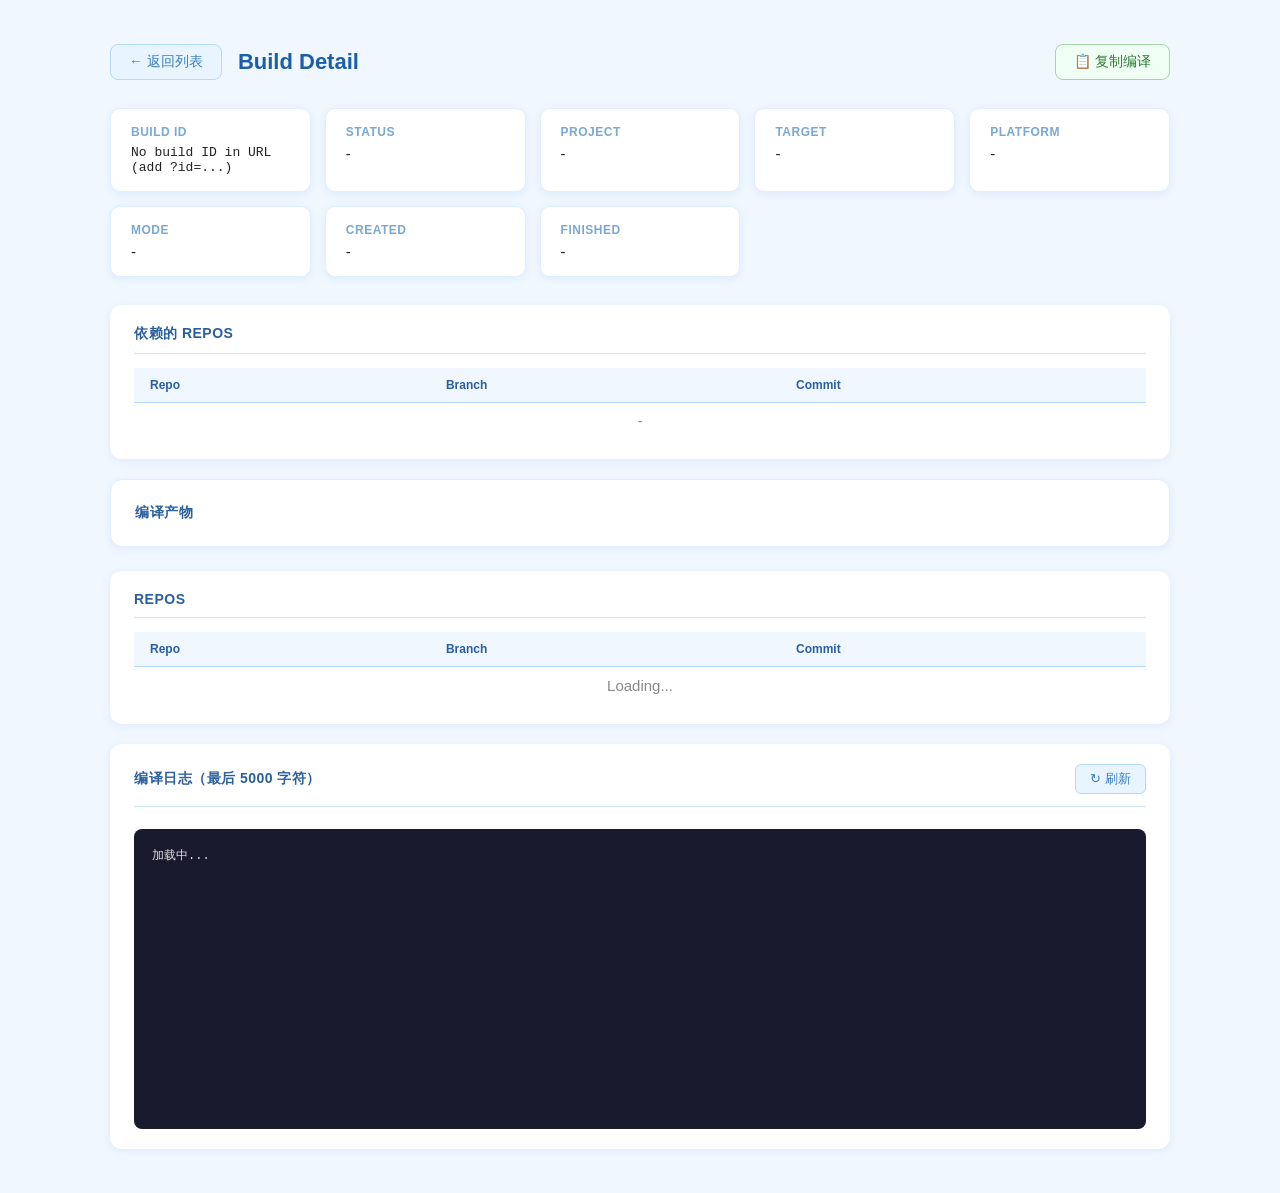
<file: frontend/build.html>
<!DOCTYPE html>
<html lang="en">
<head>
    <meta charset="UTF-8">
    <meta name="viewport" content="width=device-width, initial-scale=1.0">
    <title>Build Detail - OpenBuilder</title>
    <link rel="stylesheet" href="style.css">
    <style>
        body { min-height: 100vh; }
        .detail-page {
            max-width: 1100px;
            margin: 0 auto;
            padding: 24px 20px;
        }
        .detail-page-header {
            display: flex;
            align-items: center;
            gap: 16px;
            margin-bottom: 28px;
        }
        .back-btn {
            padding: 8px 18px;
            background: #e8f4ff;
            color: #3a7fc4;
            border: 1.5px solid #b3d9ff;
            border-radius: 8px;
            font-size: 14px;
            text-decoration: none;
            cursor: pointer;
            transition: background 0.2s;
        }
        .back-btn:hover { background: #d0e8ff; }
        .btn-copy-build {
            padding: 8px 18px;
            background: #f0fff4;
            color: #2e7d32;
            border: 1.5px solid #a5d6a7;
            border-radius: 8px;
            font-size: 14px;
            text-decoration: none;
            cursor: pointer;
            transition: background 0.2s;
            margin-left: auto;
        }
        .btn-copy-build:hover { background: #e8f5e9; }
        .detail-page-header h1 {
            font-size: 22px;
            color: #1a5fa8;
        }
        .info-cards {
            display: grid;
            grid-template-columns: repeat(auto-fill, minmax(200px, 1fr));
            gap: 14px;
            margin-bottom: 28px;
        }
        .info-card {
            background: white;
            border-radius: 10px;
            padding: 16px 20px;
            box-shadow: 0 2px 8px rgba(100, 150, 220, 0.12);
            border: 1px solid #e0efff;
        }
        .info-card .card-label {
            font-size: 12px;
            font-weight: 600;
            color: #7aa8d1;
            text-transform: uppercase;
            letter-spacing: 0.5px;
            margin-bottom: 6px;
        }
        .info-card .card-value {
            font-size: 15px;
            color: #222;
            font-weight: 500;
            word-break: break-all;
        }
        .info-card .card-value.mono {
            font-family: 'Courier New', monospace;
            font-size: 13px;
        }
        .download-section {
            background: white;
            border-radius: 12px;
            padding: 24px;
            margin-bottom: 24px;
            box-shadow: 0 2px 8px rgba(100, 150, 220, 0.12);
            border: 1px solid #e0efff;
        }
        .download-section-header {
            display: flex;
            justify-content: space-between;
            align-items: center;
            flex-wrap: wrap;
            gap: 12px;
        }
        .download-section h2 {
            font-size: 14px;
            color: #2a5f9e;
            text-transform: uppercase;
            letter-spacing: 0.5px;
        }
        .download-info {
            display: flex;
            align-items: center;
            gap: 20px;
            flex-wrap: wrap;
            margin-top: 16px;
            padding-top: 16px;
            border-top: 1px solid #e0efff;
        }
        .download-info-item {
            display: flex;
            flex-direction: column;
            gap: 4px;
        }
        .download-info-label {
            font-size: 12px;
            color: #888;
            font-weight: 500;
        }
        .download-info-value {
            font-family: 'Courier New', monospace;
            font-size: 13px;
            color: #444;
        }
        .btn-download {
            padding: 10px 28px;
            background: #3a7fc4;
            color: white;
            border: none;
            border-radius: 8px;
            font-size: 14px;
            font-weight: 500;
            text-decoration: none;
            cursor: pointer;
            transition: background 0.2s, transform 0.1s;
            display: inline-flex;
            align-items: center;
            gap: 8px;
        }
        .btn-download:hover { background: #2b6cb0; }
        .btn-download:active { transform: scale(0.98); }
        .btn-download svg { width: 16px; height: 16px; }
        .btn-download.disabled {
            background: #ccc;
            cursor: not-allowed;
        }
        .repos-section {
            background: white;
            border-radius: 12px;
            padding: 20px 24px;
            margin-bottom: 20px;
            box-shadow: 0 2px 8px rgba(100, 150, 220, 0.12);
        }
        .repos-section h2 {
            font-size: 14px;
            color: #2a5f9e;
            text-transform: uppercase;
            letter-spacing: 0.5px;
            margin-bottom: 14px;
            padding-bottom: 10px;
            border-bottom: 1px solid #d0e8ff;
        }
        .repos-table {
            width: 100%;
            border-collapse: collapse;
            font-size: 14px;
        }
        .repos-table th {
            background: #f0f7ff;
            color: #2a5f9e;
            font-weight: 600;
            text-align: left;
            padding: 10px 16px;
            border-bottom: 1.5px solid #b3d9ff;
        }
        .repos-table td {
            padding: 10px 16px;
            border-bottom: 1px solid #e0efff;
        }
        .repos-table tr:last-child td { border-bottom: none; }
        .repos-table .repo-name {
            font-weight: 500;
            color: #1a5fa8;
        }
        .repos-table .repo-branch {
            font-size: 13px;
            color: #555;
            background: #f0f7ff;
            padding: 3px 8px;
            border-radius: 4px;
        }
        .repos-table .repo-commit {
            font-family: 'Courier New', monospace;
            font-size: 13px;
            color: #555;
            background: #e8f4ff;
            padding: 3px 8px;
            border-radius: 4px;
        }
        .log-section {
            background: white;
            border-radius: 12px;
            padding: 20px 24px;
            box-shadow: 0 2px 8px rgba(100, 150, 220, 0.12);
        }
        .log-header {
            display: flex;
            justify-content: space-between;
            align-items: center;
            margin-bottom: 14px;
            padding-bottom: 12px;
            border-bottom: 1px solid #d0e8ff;
        }
        .log-header h2 {
            font-size: 14px;
            color: #2a5f9e;
            text-transform: uppercase;
            letter-spacing: 0.5px;
        }
        .log-meta {
            font-size: 12px;
            color: #888;
        }
        .log-actions {
            display: flex;
            gap: 10px;
            align-items: center;
        }
        .btn-refresh {
            padding: 5px 14px;
            background: #e8f4ff;
            color: #3a7fc4;
            border: 1.5px solid #b3d9ff;
            border-radius: 6px;
            font-size: 13px;
            cursor: pointer;
            transition: background 0.2s;
        }
        .btn-refresh:hover { background: #d0e8ff; }
        .btn-log-download {
            padding: 5px 14px;
            background: #f0f7ff;
            color: #2a5f9e;
            border: 1.5px solid #b3d9ff;
            border-radius: 6px;
            font-size: 13px;
            text-decoration: none;
            cursor: pointer;
            transition: background 0.2s;
            display: inline-flex;
            align-items: center;
            gap: 4px;
        }
        .btn-log-download:hover { background: #d0e8ff; }
        .log-viewer {
            background: #1a1a2e;
            color: #e0e0e0;
            font-family: 'SF Mono', 'Menlo', 'Consolas', 'Courier New', monospace;
            font-size: 12px;
            line-height: 1.6;
            padding: 18px;
            border-radius: 8px;
            white-space: pre-wrap;
            word-break: break-all;
            max-height: 600px;
            overflow-y: auto;
        }
        .log-viewer::-webkit-scrollbar { width: 8px; }
        .log-viewer::-webkit-scrollbar-track { background: #2a2a3e; border-radius: 4px; }
        .log-viewer::-webkit-scrollbar-thumb { background: #4a4a6e; border-radius: 4px; }
        .log-viewer::-webkit-scrollbar-thumb:hover { background: #5a5a7e; }
        .loading-state { text-align: center; padding: 60px; color: #888; font-size: 15px; }
        .error-state { text-align: center; padding: 60px; color: #c44; font-size: 15px; }
        .empty-state { text-align: center; padding: 40px; color: #888; font-size: 14px; }
    </style>
</head>
<body>
    <div class="detail-page">
        <div class="detail-page-header">
            <a href="index.html" class="back-btn">← 返回列表</a>
            <h1>Build Detail</h1>
            <button id="btn-copy-build" class="btn-copy-build" onclick="copyBuild()">📋 复制编译</button>
        </div>

        <div class="info-cards" id="info-cards">
            <div class="info-card">
                <div class="card-label">Build ID</div>
                <div class="card-value mono" id="card-id">Loading...</div>
            </div>
            <div class="info-card">
                <div class="card-label">Status</div>
                <div class="card-value" id="card-status">-</div>
            </div>
            <div class="info-card">
                <div class="card-label">Project</div>
                <div class="card-value" id="card-project">-</div>
            </div>
            <div class="info-card">
                <div class="card-label">Target</div>
                <div class="card-value" id="card-target">-</div>
            </div>
            <div class="info-card">
                <div class="card-label">Platform</div>
                <div class="card-value" id="card-platform">-</div>
            </div>
            <div class="info-card">
                <div class="card-label">Mode</div>
                <div class="card-value" id="card-mode">-</div>
            </div>
            <div class="info-card">
                <div class="card-label">Created</div>
                <div class="card-value" id="card-created">-</div>
            </div>
            <div class="info-card">
                <div class="card-label">Finished</div>
                <div class="card-value" id="card-finished">-</div>
            </div>
        </div>

        <div class="repos-section" id="repos-section">
            <h2>依赖的 Repos</h2>
            <table class="repos-table" id="repos-table">
                <thead>
                    <tr>
                        <th>Repo</th>
                        <th>Branch</th>
                        <th>Commit</th>
                    </tr>
                </thead>
                <tbody id="repos-tbody">
                    <tr><td colspan="3" class="loading">-</td></tr>
                </tbody>
            </table>
        </div>

        <div class="download-section" id="download-section">
            <div class="download-section-header">
                <h2>编译产物</h2>
                <a id="btn-download" class="btn-download" style="display:none;" href="#">
                    <svg xmlns="http://www.w3.org/2000/svg" fill="none" viewBox="0 0 24 24" stroke="currentColor">
                        <path stroke-linecap="round" stroke-linejoin="round" stroke-width="2" d="M4 16v1a3 3 0 003 3h10a3 3 0 003-3v-1m-4-4l-4 4m0 0l-4-4m4 4V4" />
                    </svg>
                    下载 .tar.gz
                </a>
                <span id="btn-download-disabled" class="btn-download disabled" style="display:none;">
                    构建未完成，无法下载
                </span>
            </div>
            <div class="download-info" id="download-info" style="display:none;">
                <div class="download-info-item">
                    <span class="download-info-label">文件名</span>
                    <span class="download-info-value" id="download-filename">-</span>
                </div>
                <div class="download-info-item">
                    <span class="download-info-label">S3 路径</span>
                    <span class="download-info-value" id="download-s3path">-</span>
                </div>
                <div class="download-info-item">
                    <span class="download-info-label">状态</span>
                    <span class="download-info-value" id="download-status">-</span>
                </div>
            </div>
        </div>

        <div class="repos-section" id="repos-section">
            <h2>Repos</h2>
            <table class="repos-table" id="repos-table">
                <thead>
                    <tr>
                        <th>Repo</th>
                        <th>Branch</th>
                        <th>Commit</th>
                    </tr>
                </thead>
                <tbody id="repos-tbody">
                    <tr><td colspan="3" class="loading-state">Loading...</td></tr>
                </tbody>
            </table>
        </div>

        <div class="log-section">
            <div class="log-header">
                <div>
                    <h2>编译日志（最后 5000 字符）</h2>
                    <div class="log-meta" id="log-meta"></div>
                </div>
                <div class="log-actions">
                    <a id="btn-log-download" class="btn-log-download" style="display:none;" href="#" target="_blank">
                        📄 下载完整日志
                    </a>
                    <button class="btn-refresh" onclick="refreshLog()">↻ 刷新</button>
                </div>
            </div>
            <pre class="log-viewer" id="log-viewer">加载中...</pre>
        </div>
    </div>

    <script>
        const API_BASE = '';
        let autoRefreshTimer = null;
        let currentBuild = null;

        function getBuildId() {
            const params = new URLSearchParams(window.location.search);
            return params.get('id') || '';
        }

        function formatTime(isoString) {
            if (!isoString) return '-';
            const d = new Date(isoString);
            const pad = n => String(n).padStart(2, '0');
            return `${d.getFullYear()}-${pad(d.getMonth()+1)}-${pad(d.getDate())} ` +
                   `${pad(d.getHours())}:${pad(d.getMinutes())}:${pad(d.getSeconds())}`;
        }

        function statusLabel(status) {
            const labels = {
                pending:   'Pending',
                running:   'Running...',
                success:   'Success',
                failed:    'Failed',
                cancelled: 'Cancelled',
                deleted:   'Deleted',
            };
            return `<span class="status ${status}">${labels[status] || status}</span>`;
        }

        async function loadBuild() {
            const buildId = getBuildId();
            if (!buildId) {
                document.getElementById('card-id').textContent = 'No build ID in URL (add ?id=...)';
                return;
            }

            try {
                const [buildRes, logRes] = await Promise.all([
                    fetch(`${API_BASE}/api/builds/${encodeURIComponent(buildId)}`),
                    fetch(`${API_BASE}/api/builds/${encodeURIComponent(buildId)}/log`),
                ]);

                if (!buildRes.ok) throw new Error(`Build not found (${buildRes.status})`);
                const build = await buildRes.json();
                currentBuild = build;
                const logData = logRes.ok ? await logRes.json() : { log_tail: '', log_length: 0 };

                document.getElementById('card-id').textContent = build.id;
                document.getElementById('card-status').innerHTML = statusLabel(build.status);
                document.getElementById('card-project').textContent = build.project || '-';
                document.getElementById('card-target').textContent = build.target || '-';
                document.getElementById('card-platform').textContent = build.platform || '-';
                document.getElementById('card-mode').textContent = build.mode || build.build_type || '-';
                document.getElementById('card-created').textContent = formatTime(build.created_at);
                document.getElementById('card-finished').textContent = formatTime(build.finished_at) || '-';

                // Repos table
                const tbody = document.getElementById('repos-tbody');
                if (build.repos && build.repos.length > 0) {
                    tbody.innerHTML = build.repos.map(r => `
                        <tr>
                            <td class="repo-name">${r.name}</td>
                            <td class="repo-branch">${r.branch || '-'}</td>
                            <td class="repo-commit monospace">${r.commit ? r.commit.substring(0, 8) : '-'}</td>
                        </tr>
                    `).join('');
                } else {
                    tbody.innerHTML = '<tr><td colspan="3" class="empty">暂无 Repo 信息</td></tr>';
                }

                // Download section
                const btnDownload = document.getElementById('btn-download');
                const btnDisabled = document.getElementById('btn-download-disabled');
                const downloadInfo = document.getElementById('download-info');

                if (build.status === 'success' && build.artifact_path) {
                    btnDownload.style.display = 'inline-flex';
                    btnDownload.href = `/api/builds/${encodeURIComponent(buildId)}/download`;
                    btnDisabled.style.display = 'none';
                    downloadInfo.style.display = 'flex';
                    const filename = build.artifact_path.split('/').pop();
                    document.getElementById('download-filename').textContent = filename;
                    document.getElementById('download-s3path').textContent = build.artifact_path;
                    document.getElementById('download-status').textContent = '就绪，可下载';
                    document.getElementById('download-status').style.color = '#155724';
                } else {
                    btnDownload.style.display = 'none';
                    btnDisabled.style.display = 'inline-flex';
                    downloadInfo.style.display = 'flex';
                    document.getElementById('download-filename').textContent = '-';
                    document.getElementById('download-s3path').textContent = build.artifact_path || '-';
                    if (build.status === 'running') {
                        document.getElementById('download-status').textContent = '构建中，完成后可下载';
                        document.getElementById('download-status').style.color = '#004085';
                    } else if (build.status === 'failed') {
                        document.getElementById('download-status').textContent = '构建失败，无产物';
                        document.getElementById('download-status').style.color = '#721c24';
                    } else {
                        document.getElementById('download-status').textContent = build.status;
                        document.getElementById('download-status').style.color = '#555';
                    }
                }

                // Repos table - branch + commit
                const repos = build.repos || [];
                const reposTbody = document.getElementById('repos-tbody');
                if (repos.length === 0) {
                    reposTbody.innerHTML = '<tr><td colspan="3" class="empty-state">暂无 repo 信息</td></tr>';
                } else {
                    reposTbody.innerHTML = repos.map(r => `
                        <tr>
                            <td class="repo-name">${escapeHtml(r.name || '?')}</td>
                            <td><span class="repo-branch">${escapeHtml(r.branch || '-')}</span></td>
                            <td><span class="repo-commit">${escapeHtml((r.commit || '').slice(0, 40))}</span></td>
                        </tr>
                    `).join('');
                }

                // Log
                document.getElementById('log-viewer').textContent = logData.log_tail || '(无日志)';
                document.getElementById('log-meta').textContent = `日志总长度: ${logData.log_length || 0} 字符，显示最后 5000 字符`;

                // Log download button
                const btnLogDownload = document.getElementById('btn-log-download');
                if (logData.log_length > 0) {
                    btnLogDownload.style.display = 'inline-flex';
                    btnLogDownload.href = `/api/builds/${encodeURIComponent(buildId)}/log/download`;
                } else {
                    btnLogDownload.style.display = 'none';
                }

                // Auto-refresh for running builds
                if (build.status === 'running') {
                    autoRefreshTimer = setInterval(refreshLog, 5000);
                }

            } catch (err) {
                document.getElementById('card-id').textContent = 'Error: ' + err.message;
                document.getElementById('log-viewer').textContent = '加载失败: ' + err.message;
            }
        }

        async function refreshLog() {
            const buildId = getBuildId();
            if (!buildId) return;
            try {
                const logRes = await fetch(`${API_BASE}/api/builds/${encodeURIComponent(buildId)}/log`);
                if (!logRes.ok) return;
                const logData = await logRes.json();

                const logViewer = document.getElementById('log-viewer');
                logViewer.textContent = logData.log_tail || '(无日志)';
                logViewer.scrollTop = logViewer.scrollHeight;

                document.getElementById('log-meta').textContent =
                    `日志总长度: ${logData.log_length || 0} 字符，显示最后 5000 字符，刷新于 ${new Date().toLocaleTimeString()}`;

                const buildRes = await fetch(`${API_BASE}/api/builds/${encodeURIComponent(buildId)}`);
                if (buildRes.ok) {
                    const build = await buildRes.json();
                    document.getElementById('card-status').innerHTML = statusLabel(build.status);
                    document.getElementById('card-target').textContent = build.target || '-';
                    document.getElementById('card-finished').textContent = formatTime(build.finished_at) || '-';
                    if (build.status !== 'running' && currentBuild && currentBuild.status === 'running') {
                        loadBuild();
                    }
                    if (build.status !== 'running' && autoRefreshTimer) {
                        clearInterval(autoRefreshTimer);
                        autoRefreshTimer = null;
                    }
                    currentBuild = build;
                }
            } catch (err) {
                console.error('Refresh failed:', err);
            }
        }

        function escapeHtml(str) {
            return String(str)
                .replace(/&/g, '&amp;')
                .replace(/</g, '&lt;')
                .replace(/>/g, '&gt;')
                .replace(/"/g, '&quot;');
        }

        function copyBuild() {
            const buildId = getBuildId();
            if (!buildId) return;
            window.location.href = `index.html?copy_from=${encodeURIComponent(buildId)}`;
        }

        loadBuild();
    </script>
</body>
</html>
</file>
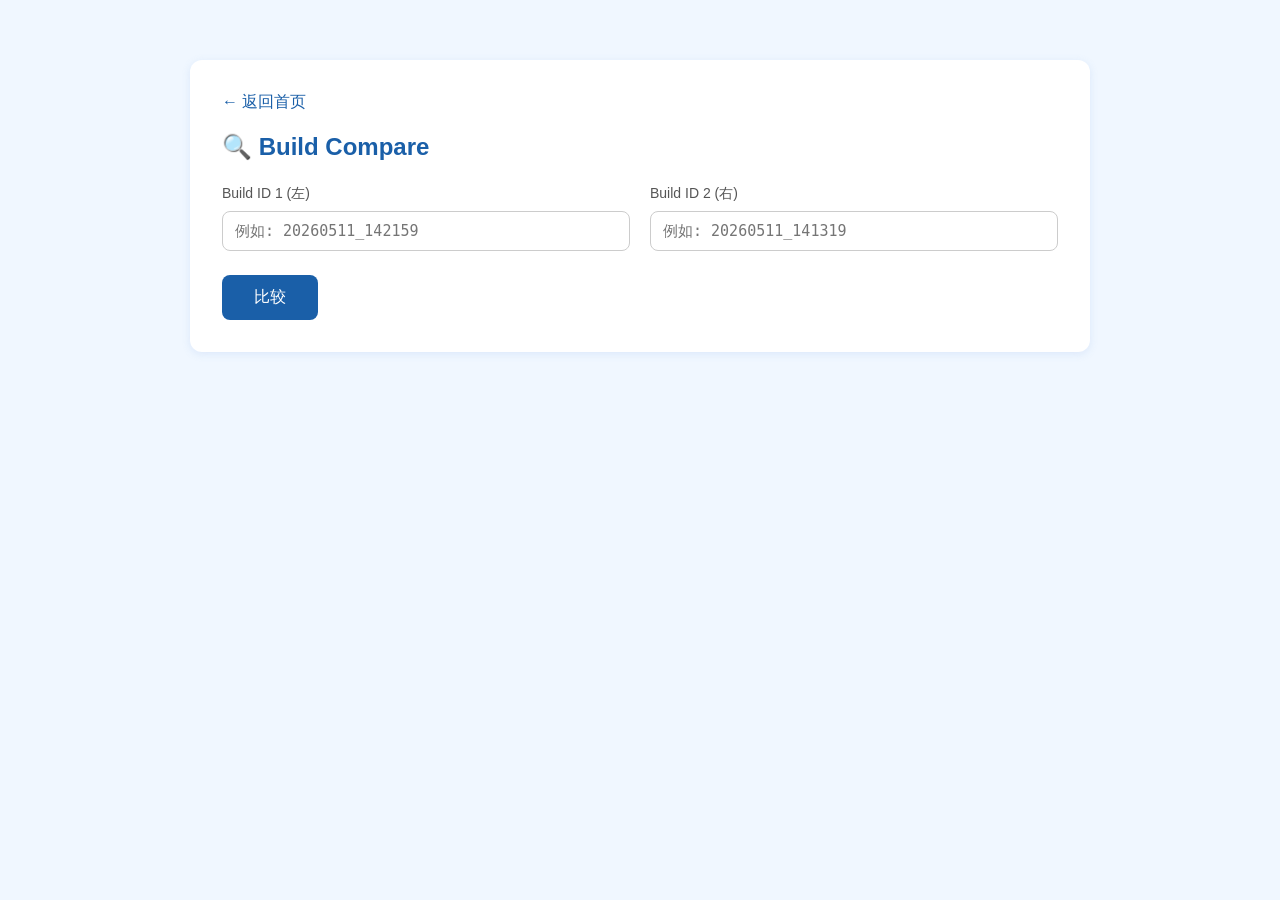
<file: frontend/compare.html>
<!DOCTYPE html>
<html lang="en">
<head>
    <meta charset="UTF-8">
    <meta name="viewport" content="width=device-width, initial-scale=1.0">
    <title>OpenBuilder - Build Compare</title>
    <link rel="stylesheet" href="style.css">
    <style>
        .compare-page {
            max-width: 900px;
            margin: 40px auto;
            background: white;
            border-radius: 12px;
            padding: 32px;
            box-shadow: 0 2px 8px rgba(100, 150, 220, 0.15);
        }
        .compare-page h1 {
            font-size: 24px;
            color: #1a5fa8;
            margin-bottom: 24px;
        }
        .compare-inputs {
            display: flex;
            gap: 20px;
            margin-bottom: 24px;
        }
        .compare-input-group {
            flex: 1;
        }
        .compare-input-group label {
            display: block;
            font-size: 14px;
            color: #555;
            margin-bottom: 8px;
        }
        .compare-input-group input {
            width: 100%;
            padding: 10px 12px;
            border: 1px solid #ccc;
            border-radius: 8px;
            font-size: 15px;
            font-family: monospace;
        }
        .compare-input-group input:focus {
            outline: none;
            border-color: #1a5fa8;
        }
        .compare-run-btn {
            background: #1a5fa8;
            color: white;
            border: none;
            padding: 12px 32px;
            border-radius: 8px;
            font-size: 16px;
            cursor: pointer;
        }
        .compare-run-btn:hover {
            background: #164d8a;
        }
        .compare-result {
            margin-top: 24px;
            border-top: 1px solid #eee;
            padding-top: 24px;
        }
        .back-link {
            display: inline-block;
            margin-bottom: 20px;
            color: #1a5fa8;
            text-decoration: none;
        }
        .back-link:hover {
            text-decoration: underline;
        }
    </style>
</head>
<body>
    <div class="container">
        <div class="compare-page">
            <a href="/" class="back-link">← 返回首页</a>
            <h1>🔍 Build Compare</h1>

            <div class="compare-inputs">
                <div class="compare-input-group">
                    <label for="left-id">Build ID 1 (左)</label>
                    <input type="text" id="left-id" placeholder="例如: 20260511_142159" value="">
                </div>
                <div class="compare-input-group">
                    <label for="right-id">Build ID 2 (右)</label>
                    <input type="text" id="right-id" placeholder="例如: 20260511_141319" value="">
                </div>
            </div>

            <button class="compare-run-btn" onclick="runCompare()">比较</button>

            <div id="compare-result" class="compare-result" style="display:none;"></div>
        </div>
    </div>

    <script>
const API_BASE = '';

// Get params from URL
const params = new URLSearchParams(window.location.search);
const leftId = params.get('left');
const rightId = params.get('right');

if (leftId) document.getElementById('left-id').value = leftId;
if (rightId) document.getElementById('right-id').value = rightId;

async function fetchCompare(leftId, rightId) {
    const res = await fetch(`${API_BASE}/api/builds/compare?left=${encodeURIComponent(leftId)}&right=${encodeURIComponent(rightId)}`);
    if (!res.ok) {
        const data = await res.json().catch(() => ({}));
        throw new Error(data.error || `Compare failed (${res.status})`);
    }
    return res.json();
}

async function runCompare() {
    const leftId = document.getElementById('left-id').value.trim();
    const rightId = document.getElementById('right-id').value.trim();
    const resultDiv = document.getElementById('compare-result');
    const btn = document.querySelector('.compare-run-btn');

    if (!leftId || !rightId) {
        alert('请输入两个 Build ID');
        return;
    }

    btn.disabled = true;
    btn.textContent = '比较中...';
    resultDiv.style.display = 'none';

    try {
        const data = await fetchCompare(leftId, rightId);
        renderCompareResult(data, resultDiv);
        resultDiv.style.display = 'block';
    } catch (err) {
        resultDiv.innerHTML = `<div class="compare-error" style="color:red;">${err.message}</div>`;
        resultDiv.style.display = 'block';
    } finally {
        btn.disabled = false;
        btn.textContent = '比较';
    }
}

function renderCompareResult(data, container) {
    const { left, right, summary, repo_comparisons } = data;

    const statusColors = {
        unchanged:  '#d4edda',
        modified:   '#fff3cd',
        left_only:  '#f8d7da',
        right_only: '#f8d7da',
    };
    const statusTextColors = {
        unchanged:  '#155724',
        modified:   '#856404',
        left_only:  '#721c24',
        right_only: '#721c24',
    };
    const GREEN = '#d4edda';
    const RED = '#f8d7da';
    const GREEN_TEXT = '#155724';
    const RED_TEXT = '#721c24';

    let html = `<div style="margin-bottom:24px;">`;

    // Left/Right header
    html += `<div style="display:flex;gap:12px;margin-bottom:20px;">
        <div style="flex:1;padding:14px 16px;background:#e8f4ff;border-radius:8px;font-weight:bold;font-size:15px;">
            &larr; 左: <span style="font-family:monospace;">${left.id}</span>
        </div>
        <div style="flex:1;padding:14px 16px;background:#e8f4ff;border-radius:8px;font-weight:bold;font-size:15px;">
            &rarr; 右: <span style="font-family:monospace;">${right.id}</span>
        </div>
    </div>`;

    // Comparison rows - each dimension on its own row
    const compareRows = [
        { label: 'Project', leftVal: left.project, rightVal: right.project, same: summary.same_project },
        { label: 'Platform', leftVal: left.platform, rightVal: right.platform, same: summary.same_platform },
        { label: 'Mode', leftVal: left.mode, rightVal: right.mode, same: summary.same_mode },
    ];

    html += '<div>';
    for (const row of compareRows) {
        const bg = row.same ? GREEN : RED;
        const fg = row.same ? GREEN_TEXT : RED_TEXT;
        html += `<div style="display:flex;align-items:center;padding:12px 16px;margin-bottom:8px;border-radius:8px;background:${bg};color:${fg};">
            <div style="width:40px;text-align:center;font-size:20px;">${row.same ? '&check;' : '&times;'}</div>
            <div style="width:120px;font-weight:600;">${row.label}</div>
            <div style="flex:1;font-family:monospace;">${row.leftVal}</div>
            <div style="flex:1;font-family:monospace;">${row.rightVal}</div>
        </div>`;
    }
    html += '</div>';

    if (repo_comparisons.length > 0) {
        html += '<div style="margin-top:16px;"><strong>Repo 对比:</strong>';
        for (const repo of repo_comparisons) {
            const bg = statusColors[repo.status] || '#f0f0f0';
            const fg = statusTextColors[repo.status] || '#333';
            if (repo.status === 'modified') {
                const arrow = (repo.left_commit || '').slice(0, 7) + ' → ' + (repo.right_commit || '').slice(0, 7);
                const ghUrl = repo.github_compare_url || '';
                const nameHtml = ghUrl
                    ? `<a href="${ghUrl}" target="_blank" style="color:#1a5fa8;text-decoration:none;font-weight:500;">${repo.name} ↗</a>`
                    : `<span style="font-weight:500;">${repo.name}</span>`;
                html += `<div style="margin-top:8px;">
                    <div style="display:flex;justify-content:space-between;padding:10px 12px;border-radius:6px;background:${bg};color:${fg};">
                        ${nameHtml}
                        <span>modified (${arrow})</span>
                    </div>`;
                // Show commit diff from local git
                const commits = repo.commits_diff || [];
                if (commits.length > 0) {
                    html += '<div style="margin-left:20px;margin-top:6px;border-left:3px solid #b3d9ff;padding-left:12px;">';
                    for (const c of commits) {
                        const dirColor = c.direction === 'newer' ? '#155724' : '#721c24';
                        const dirLabel = c.direction === 'newer' ? '↑' : '↓';
                        html += `<div style="display:flex;align-items:baseline;gap:8px;padding:4px 0;font-size:13px;">
                            <span style="color:${dirColor};font-weight:bold;">${dirLabel}</span>
                            <span style="font-family:monospace;color:#555;">${c.hash}</span>
                            <span style="color:#444;">${escapeHtml(c.message)}</span>
                        </div>`;
                    }
                    html += '</div>';
                }
                if (ghUrl) {
                    html += `<div style="margin-left:20px;padding:6px 0;">
                        <a href="${ghUrl}" target="_blank" style="font-size:13px;color:#3a7fc4;text-decoration:none;">
                            🔗 在 GitHub 上查看完整对比 →
                        </a>
                    </div>`;
                }
                html += '</div>';
            } else {
                let detail = repo.status;
                if (repo.status === 'left_only') {
                    detail += ' (' + (repo.left_commit || '').slice(0, 7) + ')';
                } else if (repo.status === 'right_only') {
                    detail += ' (' + (repo.right_commit || '').slice(0, 7) + ')';
                }
                html += `<div style="display:flex;justify-content:space-between;padding:10px 12px;margin-top:8px;border-radius:6px;background:${bg};color:${fg};">
                    <span style="font-weight:500;">${repo.name}</span>
                    <span>${detail}</span>
                </div>`;
            }
        }
        html += '</div>';
    } else {
        html += '<div style="margin-top:16px;color:#666;">无 repo 数据可比较</div>';
    }

    container.innerHTML = html;
}

function escapeHtml(str) {
    return String(str)
        .replace(/&/g, '&amp;')
        .replace(/</g, '&lt;')
        .replace(/>/g, '&gt;')
        .replace(/"/g, '&quot;');
}
    </script>
</body>
</html>
</file>
<file: frontend/style.css>
* {
    margin: 0;
    padding: 0;
    box-sizing: border-box;
}

body {
    font-family: -apple-system, BlinkMacSystemFont, 'Segoe UI', Roboto, sans-serif;
    background: #f0f7ff;
    color: #333;
    padding: 20px;
}

.container {
    max-width: 1100px;
    margin: 0 auto;
}

header {
    margin-bottom: 30px;
    padding-bottom: 15px;
    border-bottom: 2px solid #b3d9ff;
}

header h1 {
    font-size: 28px;
    color: #1a5fa8;
}

header .credit {
    font-size: 13px;
    color: #7aa8d1;
    margin-top: 5px;
}

section {
    background: white;
    border-radius: 12px;
    padding: 24px;
    margin-bottom: 20px;
    box-shadow: 0 2px 8px rgba(100, 150, 220, 0.15);
}

section h2 {
    font-size: 16px;
    color: #3a7fc4;
    margin-bottom: 18px;
    text-transform: uppercase;
    letter-spacing: 0.5px;
}

/* Builds header with inline buttons */
.builds-header {
    display: flex;
    justify-content: space-between;
    align-items: center;
    margin-bottom: 18px;
}

.builds-header h2 {
    margin-bottom: 0;
}

.builds-header-actions {
    display: flex;
    gap: 10px;
}

.btn-action {
    padding: 8px 20px;
    background: #3a7fc4;
    color: white;
    border: none;
    border-radius: 8px;
    font-size: 14px;
    cursor: pointer;
    transition: background 0.2s;
}

.btn-action:hover {
    background: #2b6cb0;
}

.btn-compare {
    background: #5a9fd4;
}

.btn-compare:hover {
    background: #4a8fc4;
}

/* Builds Table */
.builds-table {
    width: 100%;
    border-collapse: collapse;
    font-size: 14px;
}

.builds-table th {
    background: #e8f4ff;
    color: #2a5f9e;
    font-weight: 600;
    text-align: left;
    padding: 12px 16px;
    border-bottom: 2px solid #b3d9ff;
}

.builds-table td {
    padding: 12px 16px;
    border-bottom: 1px solid #e0efff;
    vertical-align: middle;
}

.builds-table tr:last-child td {
    border-bottom: none;
}

.builds-table tr:hover td {
    background: #f5faff;
}

.build-id {
    font-family: 'Courier New', monospace;
    font-size: 13px;
    color: #2a5f9e;
}

.meta span {
    background: #e8f4ff;
    padding: 3px 8px;
    border-radius: 4px;
    font-size: 12px;
    color: #555;
}

/* Status badges */
.status {
    display: inline-block;
    padding: 4px 12px;
    border-radius: 12px;
    font-size: 12px;
    font-weight: 500;
}

.status.pending   { background: #fff3cd; color: #856404; }
.status.running   { background: #cce5ff; color: #004085; }
.status.success   { background: #d4edda; color: #155724; }
.status.failed    { background: #f8d7da; color: #721c24; }
.status.cancelled { background: #e2e3e5; color: #383d41; }
.status.deleted   { background: #f0f0f0; color: #666; }

/* Download button */
.download-btn {
    padding: 6px 14px;
    background: #3a7fc4;
    color: white;
    text-decoration: none;
    border-radius: 6px;
    font-size: 12px;
    display: inline-block;
}

.download-btn:hover {
    background: #2b6cb0;
}

/* Loading / Empty */
.loading, .empty {
    color: #888;
    text-align: center;
    padding: 30px;
}

/* ── Dialog ──────────────────────────────────────────────────────────────── */

.dialog-overlay {
    display: none;
    position: fixed;
    inset: 0;
    background: rgba(0, 0, 0, 0.45);
    z-index: 1000;
    justify-content: center;
    align-items: center;
}

.dialog-overlay.active {
    display: flex;
}

.dialog {
    background: white;
    border-radius: 14px;
    width: 900px;
    max-width: 95vw;
    max-height: 90vh;
    box-shadow: 0 12px 40px rgba(0, 0, 0, 0.25);
    display: flex;
    flex-direction: column;
    overflow: hidden;
}

.dialog-header {
    display: flex;
    justify-content: space-between;
    align-items: center;
    padding: 18px 24px;
    background: #f0f7ff;
    border-bottom: 1px solid #d0e8ff;
}

.dialog-header h3 {
    font-size: 16px;
    color: #1a5fa8;
}

.dialog-close {
    background: none;
    border: none;
    font-size: 22px;
    color: #7aa8d1;
    cursor: pointer;
    padding: 0 4px;
    line-height: 1;
    border-radius: 4px;
    transition: color 0.15s;
}

.dialog-close:hover {
    color: #1a5fa8;
}

.dialog-body {
    padding: 24px;
    display: flex;
    flex-direction: column;
    gap: 18px;
    flex: 1;
    overflow-y: auto;
    min-height: 0;
}

.dialog-field {
    display: flex;
    flex-direction: column;
    gap: 6px;
}

.dialog-field label {
    font-size: 13px;
    font-weight: 600;
    color: #444;
}

.dialog-field select {
    padding: 10px 14px;
    border: 1.5px solid #b3d9ff;
    border-radius: 8px;
    font-size: 14px;
    background: #f8fbff;
    cursor: pointer;
    width: 100%;
}

.dialog-field input[type="text"] {
    padding: 10px 14px;
    border: 1.5px solid #b3d9ff;
    border-radius: 8px;
    font-size: 14px;
    background: #f8fbff;
    width: 100%;
    box-sizing: border-box;
    color: #333;
}


.dialog-field input[type="text"]::placeholder {
    color: #999;
}

.dialog-field input[type="text"]:focus {
    outline: none;
    border-color: #4a9eff;
    box-shadow: 0 0 0 3px rgba(74, 158, 255, 0.15);
}


/* Manifest editor */
.manifest-field {
    margin-top: 4px;
}

.manifest-label-row {
    display: flex;
    justify-content: space-between;
    align-items: center;
    margin-bottom: 6px;
}

.btn-load-manifest {
    padding: 4px 12px;
    background: #e8f4ff;
    color: #3a7fc4;
    border: 1.5px solid #b3d9ff;
    border-radius: 6px;
    font-size: 12px;
    cursor: pointer;
    transition: background 0.2s;
}

.btn-load-manifest:hover {
    background: #d0e8ff;
}

.btn-load-manifest:disabled {
    background: #f0f0f0;
    color: #aaa;
    cursor: not-allowed;
}

.manifest-textarea {
    width: 100%;
    padding: 12px;
    border: 1.5px solid #b3d9ff;
    border-radius: 8px;
    font-family: 'Courier New', Courier, monospace;
    font-size: 12px;
    background: #f8fbff;
    color: #222;
    resize: vertical;
    line-height: 1.6;
    tab-size: 2;
}

.manifest-textarea:focus {
    outline: none;
    border-color: #4a9eff;
    box-shadow: 0 0 0 3px rgba(74, 158, 255, 0.15);
}

.manifest-hint {
    font-size: 11px;
    color: #888;
    margin-top: 5px;
}

.dialog-footer {
    display: flex;
    justify-content: flex-end;
    gap: 10px;
    padding: 16px 24px;
    background: #fafcff;
    border-top: 1px solid #e0efff;
}

.btn-cancel {
    padding: 9px 20px;
    background: #f0f0f0;
    color: #555;
    border: none;
    border-radius: 8px;
    font-size: 14px;
    cursor: pointer;
    transition: background 0.2s;
}

.btn-cancel:hover {
    background: #e0e0e0;
}

#dialog-confirm {
    padding: 9px 24px;
    background: #3a7fc4;
    color: white;
    border: none;
    border-radius: 8px;
    font-size: 14px;
    cursor: pointer;
    transition: background 0.2s;
}

#dialog-confirm:hover {
    background: #2b6cb0;
}

#dialog-confirm:disabled {
    background: #a0c4e8;
    cursor: not-allowed;
}

/* Build ID click to open detail */
.build-id {
    cursor: pointer;
    user-select: text;
    color: #1a5fa8;
    font-weight: 500;
}

.build-id:hover {
    color: #0d3a6e;
    text-decoration: underline;
}

/* ── Build Detail Dialog ─────────────────────────────────────────────── */

.detail-dialog {
    width: 960px;
    max-width: 95vw;
    max-height: 92vh;
}

.detail-dialog .dialog-body {
    padding: 20px 24px;
    gap: 16px;
}

.detail-info {
    display: flex;
    flex-direction: column;
    gap: 10px;
}

.detail-row {
    display: flex;
    align-items: center;
    gap: 12px;
    min-height: 28px;
}

.detail-label {
    width: 90px;
    font-size: 13px;
    font-weight: 600;
    color: #555;
    flex-shrink: 0;
}

.detail-value {
    font-size: 14px;
    color: #222;
    flex: 1;
}

.detail-value.mono {
    font-family: 'Courier New', monospace;
    font-size: 13px;
}

.detail-repos {
    display: flex;
    flex-direction: column;
    gap: 8px;
    margin-top: 4px;
}

.repos-list {
    display: flex;
    flex-direction: column;
    gap: 4px;
    margin-left: 90px;
    max-height: 120px;
    overflow-y: auto;
    padding: 4px 0;
}

.repo-item {
    display: flex;
    justify-content: space-between;
    align-items: center;
    padding: 6px 10px;
    background: #f5faff;
    border-radius: 6px;
    border: 1px solid #e0efff;
    font-size: 13px;
}

.repo-item.empty {
    background: #fafafa;
    color: #888;
    border-style: dashed;
}

.repo-name {
    font-weight: 500;
    color: #1a5fa8;
}

.repo-commit {
    font-family: 'Courier New', monospace;
    font-size: 12px;
    color: #555;
    background: #e8f4ff;
    padding: 2px 6px;
    border-radius: 4px;
}

/* Log section */
.log-section {
    display: flex;
    flex-direction: column;
    gap: 8px;
    margin-top: 8px;
    flex: 1;
    min-height: 0;
}

.log-header {
    display: flex;
    justify-content: space-between;
    align-items: center;
    padding-bottom: 8px;
    border-bottom: 1px solid #d0e8ff;
}

.log-title {
    font-size: 14px;
    font-weight: 600;
    color: #2a5f9e;
}

.btn-refresh-log {
    padding: 4px 12px;
    background: #e8f4ff;
    color: #3a7fc4;
    border: 1.5px solid #b3d9ff;
    border-radius: 6px;
    font-size: 13px;
    cursor: pointer;
    transition: background 0.2s;
}

.btn-refresh-log:hover {
    background: #d0e8ff;
}

.log-viewer {
    flex: 1;
    min-height: 300px;
    max-height: 480px;
    overflow-y: auto;
    padding: 14px;
    background: #1a1a2e;
    color: #e0e0e0;
    font-family: 'SF Mono', 'Menlo', 'Consolas', 'Courier New', monospace;
    font-size: 12px;
    line-height: 1.5;
    border-radius: 8px;
    white-space: pre-wrap;
    word-break: break-all;
}

.repos-section {
    margin-bottom: 24px;
}

.repos-section h2 {
    font-size: 16px;
    font-weight: 600;
    color: #c5c5d5;
    margin: 0 0 12px 0;
}

.repos-table {
    width: 100%;
    border-collapse: collapse;
    font-size: 14px;
}


.repos-table th {
    text-align: left;
    padding: 8px 12px;
    color: #666;
    font-size: 12px;
    font-weight: 600;
    border-bottom: 1.5px solid #e0e0e8;
}

.repos-table td {
    padding: 8px 12px;
    border-bottom: 1px solid #f0f0f5;
}

.repos-table .repo-name {
    font-weight: 600;
    color: #333;
}

.repos-table .repo-branch {
    color: #666;
}

.repos-table .repo-commit.monospace {
    font-family: 'Courier New', monospace;
    color: #555;
    font-size: 13px;
}

.log-viewer::-webkit-scrollbar-thumb {
    background: #4a4a6e;
    border-radius: 4px;
}

.log-viewer::-webkit-scrollbar-thumb:hover {
    background: #5a5a7e;
}
</file>
